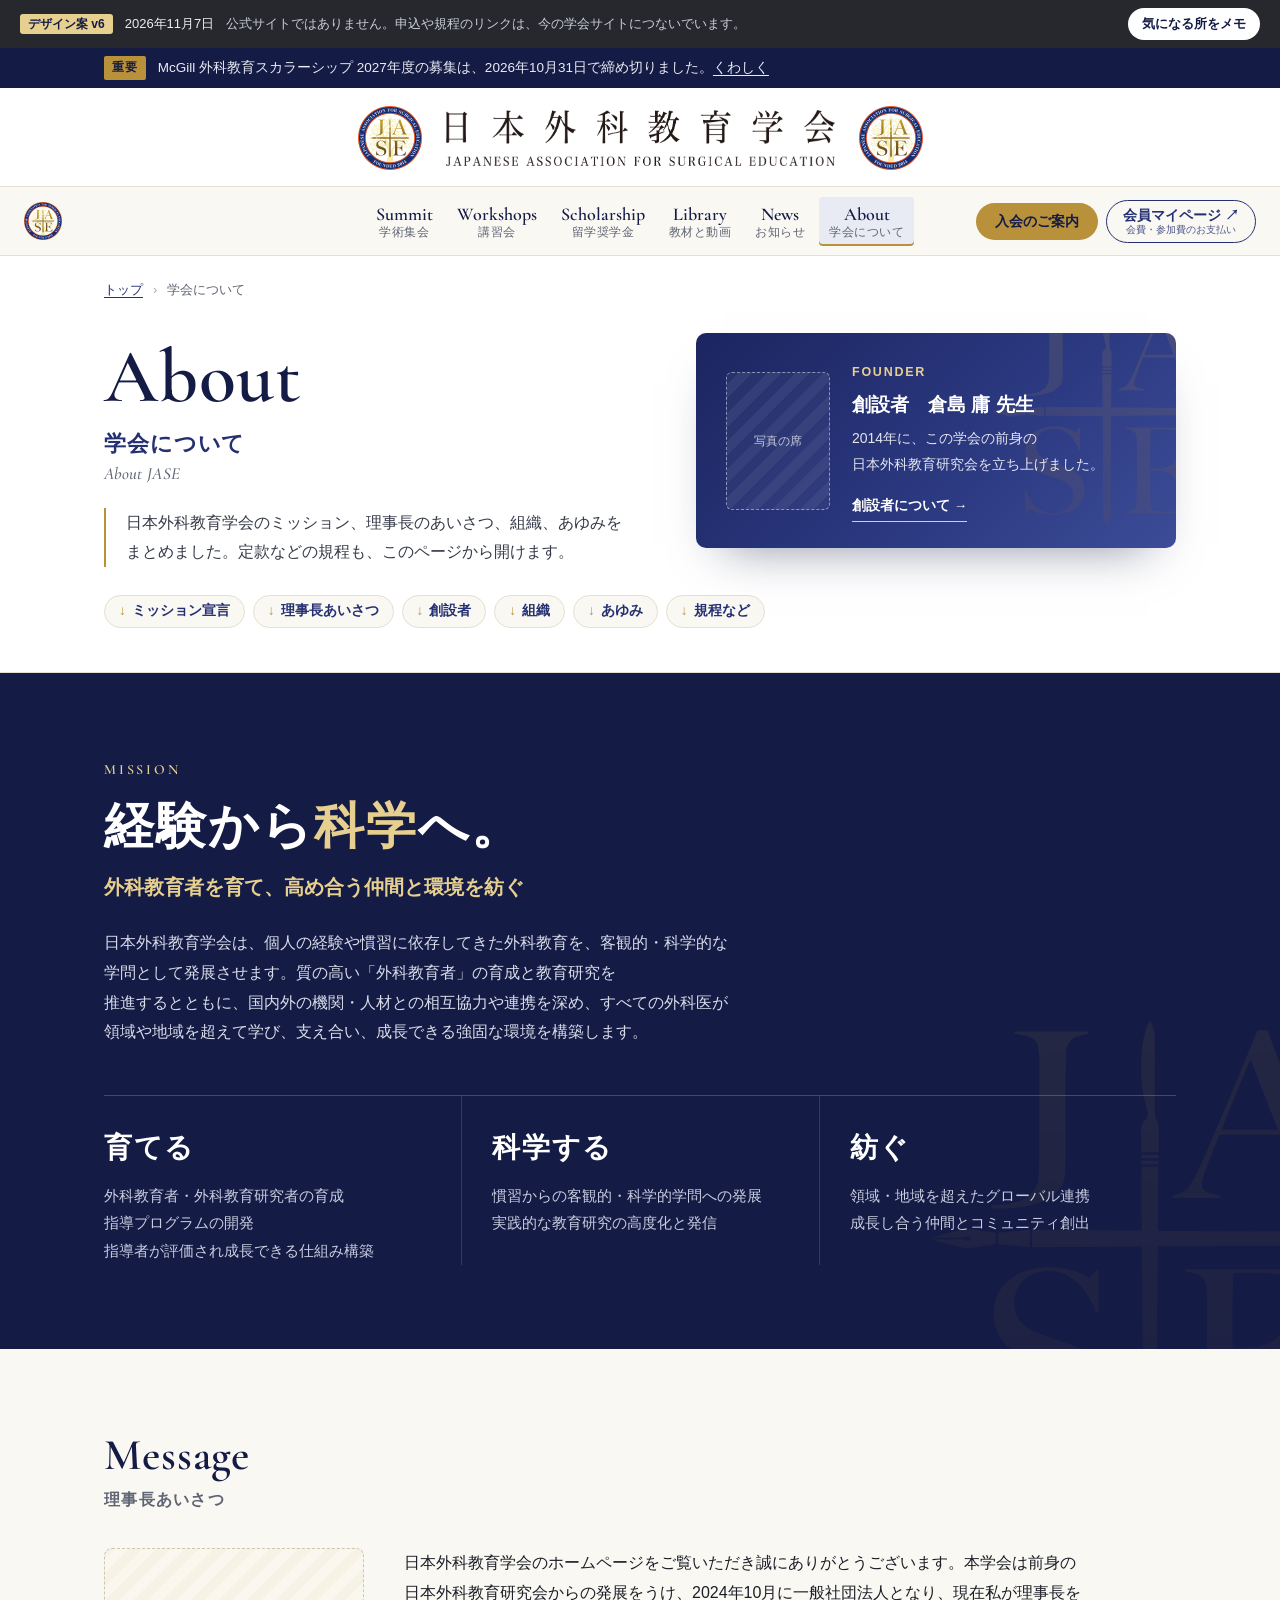
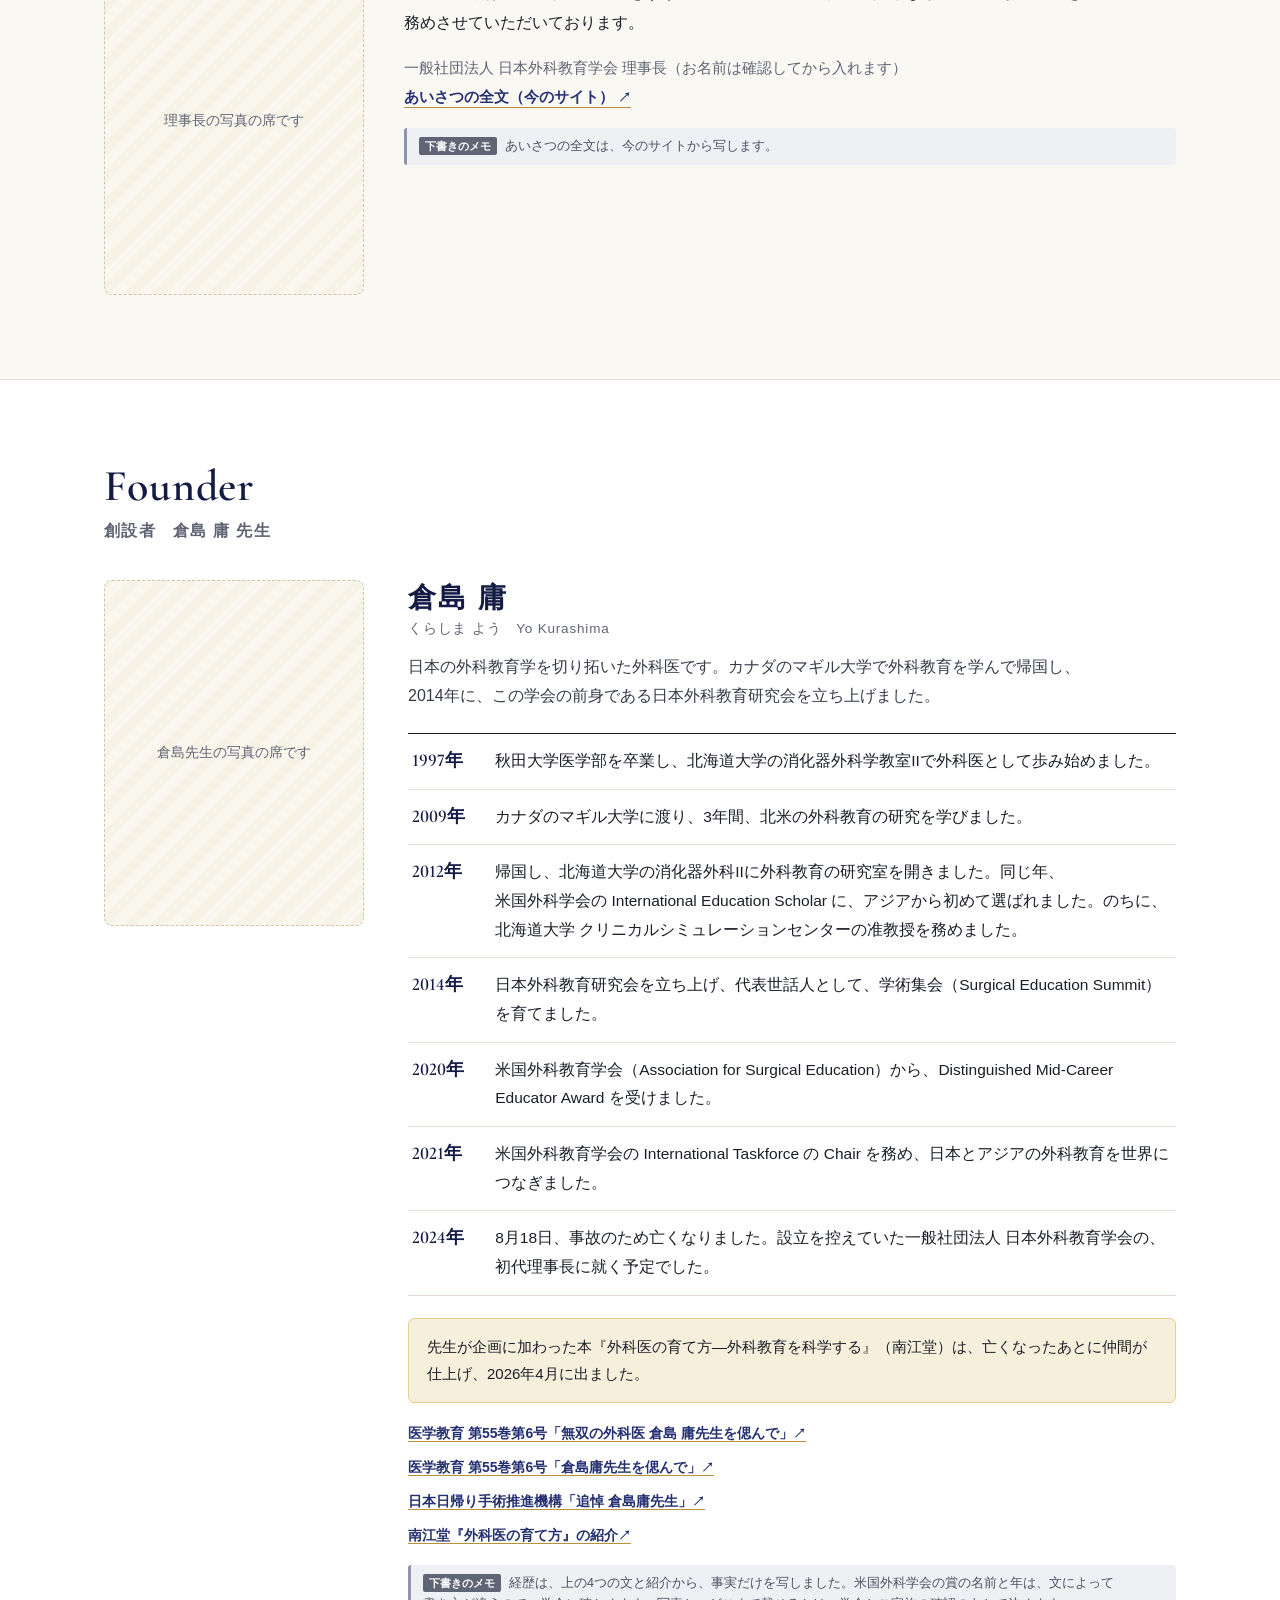
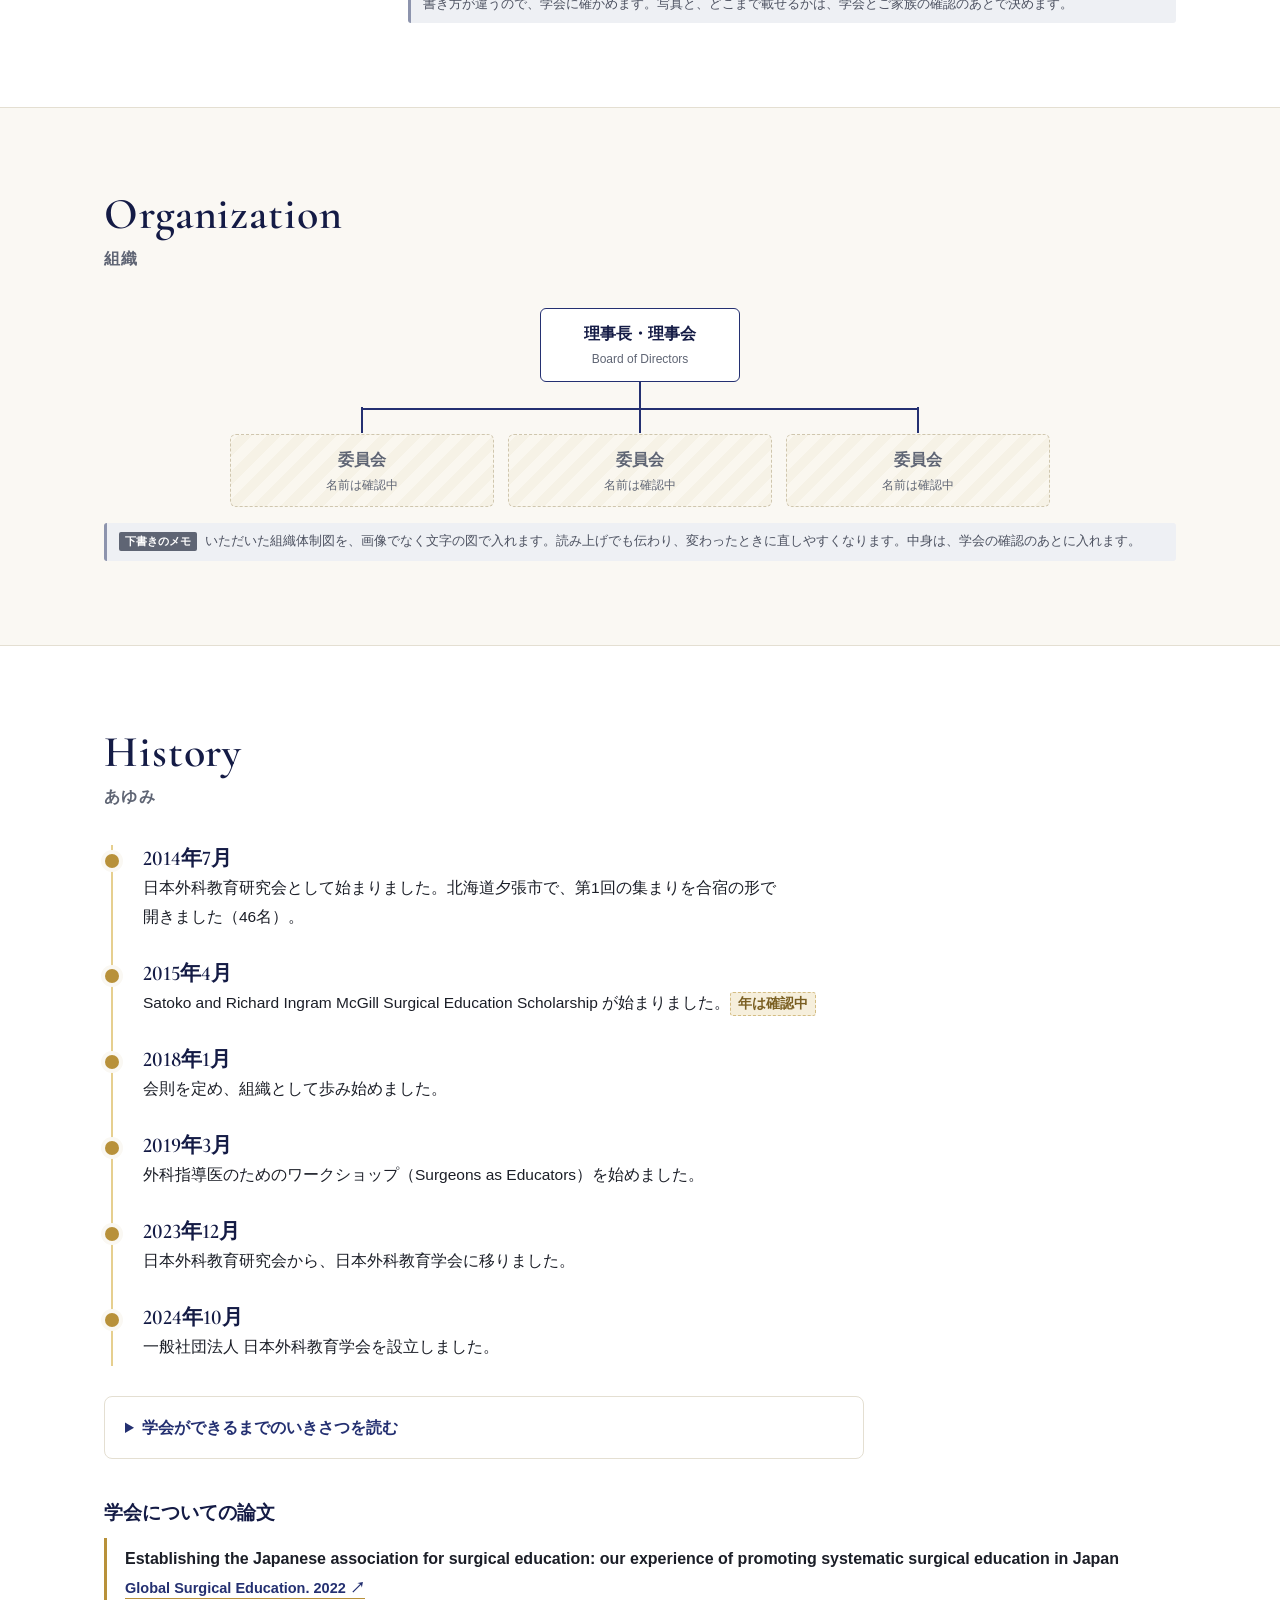
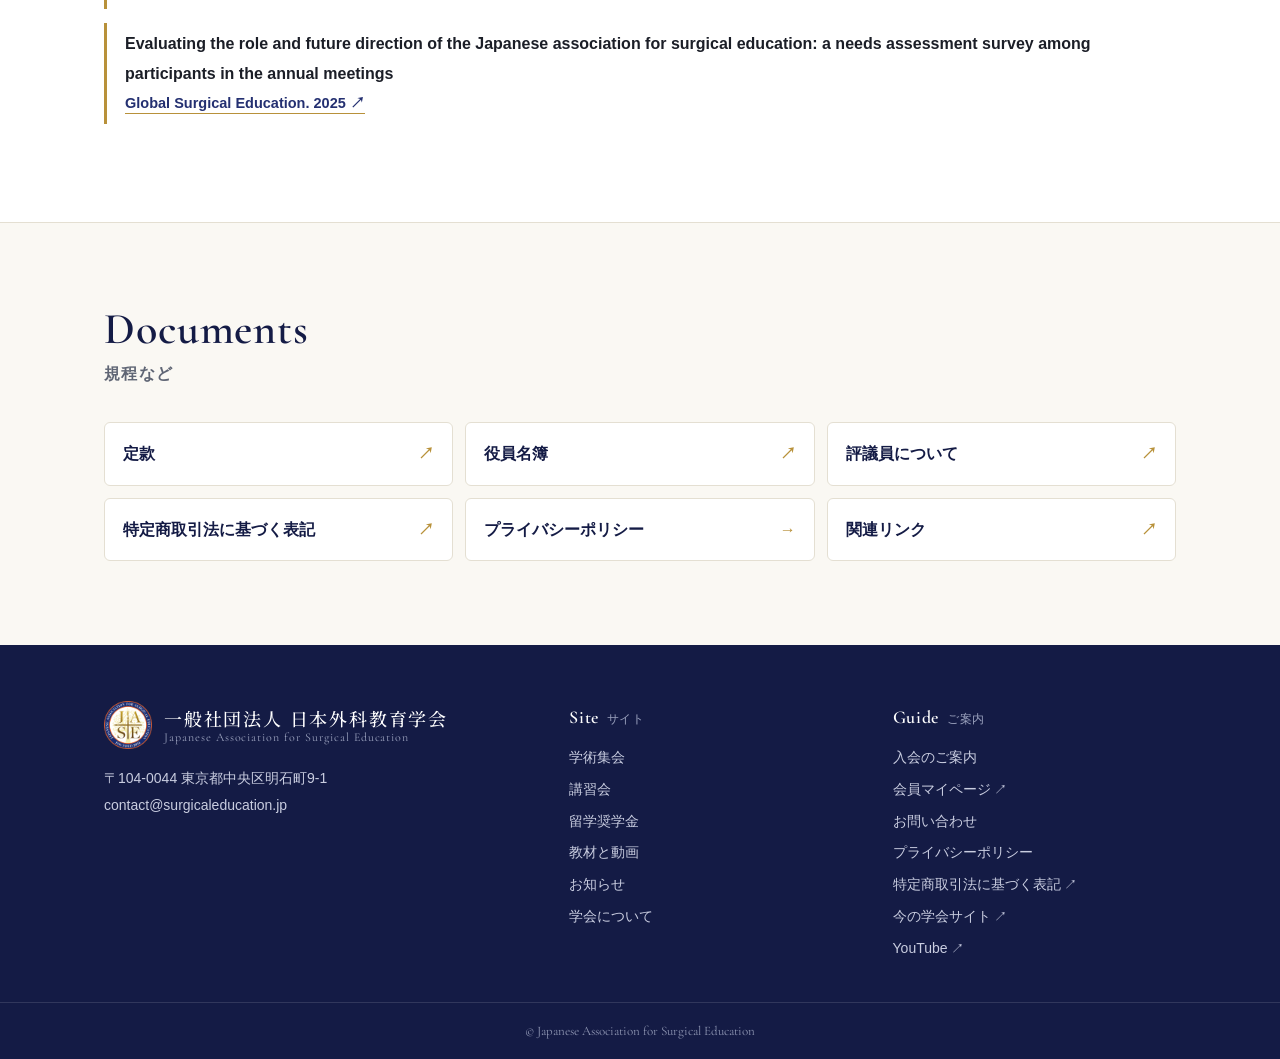
<file: about.html>
<!doctype html>
<html lang="ja">
<head>
<meta charset="utf-8">
<meta name="viewport" content="width=device-width,initial-scale=1">
<title>【デザイン案】学会について｜日本外科教育学会</title>
<meta name="robots" content="noindex,nofollow">
<meta name="description" content="日本外科教育学会のミッション宣言、理事長あいさつ、組織、あゆみ、定款などの規程をまとめたページです。">
<link rel="preconnect" href="https://fonts.googleapis.com">
<link rel="preconnect" href="https://fonts.gstatic.com" crossorigin>
<link href="https://fonts.googleapis.com/css2?family=Cormorant+Garamond:ital,wght@0,500;0,600;1,500&display=swap" rel="stylesheet">
<!-- ロゴの帯の和文（明朝・仮置き）。使う字だけを読みこむ -->
<link href="https://fonts.googleapis.com/css2?family=Noto+Serif+JP:wght@500&text=%E4%B8%80%E8%88%AC%E7%A4%BE%E5%9B%A3%E6%B3%95%E4%BA%BA%E6%97%A5%E6%9C%AC%E5%A4%96%E7%A7%91%E6%95%99%E8%82%B2%E5%AD%A6%E4%BC%9A&display=swap" rel="stylesheet">
<link rel="stylesheet" href="style.css">
<link rel="stylesheet" href="draft-tools/memo.css">
</head>
<body data-page="学会について">

<!-- 帯・お知らせの帯・ヘッダー・フッターは index.html から tools/parts.py で写す。ここでは直さない -->
<!-- part:bar -->
<!-- 下書きの帯：公開する本番では、この帯と draft-tools/ と robots の行を外す -->
<div class="dm-bar dm-ui" data-version="v6" data-date="2026-11-07">
<p><b>デザイン案 v6</b><span class="dm-date">2026年11月7日</span><span class="dm-warn">公式サイトではありません。申込や規程のリンクは、今の学会サイトにつないでいます。</span></p>
<button type="button" class="dm-toggle" aria-pressed="false">気になる所をメモ<span class="dm-count"></span></button>
</div>
<!-- /part:bar -->
<!-- part:notice -->
<div class="notice" data-sec="重要なお知らせの帯" role="region" aria-label="重要なお知らせ">
<div class="wrap"><b>重要</b><span>McGill 外科教育スカラーシップ 2027年度の募集は、2026年10月31日で締め切りました。<a href="scholarship.html">くわしく</a></span></div>
</div>
<!-- /part:notice -->
<!-- part:header -->
<!-- ロゴの帯：両側に紋章（白い方のB）、間に学会名。どちらも2026年11月7日に届いた正式なロゴ（JASE_logo3_B）から切り出した画像 -->
<div class="banner" data-sec="ロゴの帯">
<div class="wrap">
<a class="lockup" href="index.html" aria-label="日本外科教育学会 トップへ">
<img src="img/jase_seal.png" alt="日本外科教育学会の紋章">
<img class="wordmark" src="img/jase_wordmark.png" alt="" width="389" height="56">
<img src="img/jase_seal.png" alt="">
</a>
</div>
</div>
<header class="hd" data-sec="メニュー">
<div class="wrap">
<a class="mini" href="index.html" aria-label="日本外科教育学会 トップへ" tabindex="-1"><img src="img/jase_seal.png" alt=""></a>
<nav class="gnav" aria-label="メインメニュー">
<a href="summit.html"><b>Summit</b><span>学術集会</span></a>
<a href="workshops.html"><b>Workshops</b><span>講習会</span></a>
<a href="scholarship.html"><b>Scholarship</b><span>留学奨学金</span></a>
<a href="library.html"><b>Library</b><span>教材と動画</span></a>
<a href="news.html"><b>News</b><span>お知らせ</span></a>
<a href="about.html" aria-current="page"><b>About</b><span>学会について</span></a>
<a class="sp-only ext" href="https://surgicaleducation.smoosy.atlas.jp/mypage/login" target="_blank" rel="noopener">会員マイページ</a>
</nav>
<div class="acts">
<a class="btn join" href="join.html">入会のご案内</a>
<a class="btn my" href="https://surgicaleducation.smoosy.atlas.jp/mypage/login" target="_blank" rel="noopener"><span>会員マイページ ↗</span><small>会費・参加費のお支払い</small></a>
<button class="menu-btn" aria-label="メニューを開く" aria-expanded="false"><i></i></button>
</div>
</div>
</header>
<!-- /part:header -->

<main>
<section class="ph" data-sec="ページの見出し">
<div class="wrap">
<nav class="crumb" aria-label="現在地"><a href="index.html">トップ</a><i>›</i><span>学会について</span></nav>
<div class="ph-body has-side">
<div class="ph-main">
<p class="ph-en">About</p>
<h1>学会について<small>About JASE</small></h1>
<p class="ph-lead phrase">日本外科教育学会のミッション、理事長のあいさつ、組織、あゆみをまとめました。定款などの規程も、このページから開けます。</p>
</div>
<aside class="ph-side ph-card founder-card" aria-label="学会の創設者">
<div class="f-face" aria-hidden="true">写真の席</div>
<div>
<p class="kind">FOUNDER</p>
<p class="ja">創設者　倉島 庸 先生</p>
<p class="meta">2014年に、この学会の前身の日本外科教育研究会を立ち上げました。</p>
<a class="go" href="#founder">創設者について</a>
</div>
</aside>
</div>
<nav class="toc" aria-label="このページの中"><a href="#mission">ミッション宣言</a><a href="#greeting">理事長あいさつ</a><a href="#founder">創設者</a><a href="#org">組織</a><a href="#history">あゆみ</a><a href="#rules">規程など</a></nav>
</div>
</section>

<section class="sec mission" id="mission" data-sec="ミッション宣言">
<div class="wrap">
<p class="kicker">MISSION</p>
<h2 class="phrase">経験から<span class="em">科学</span>へ。</h2>
<p class="tag phrase">外科教育者を育て、高め合う仲間と環境を紡ぐ</p>
<p class="lead">日本外科教育学会は、個人の経験や慣習に依存してきた外科教育を、客観的・科学的な学問として発展させます。質の高い「外科教育者」の育成と教育研究を推進するとともに、国内外の機関・人材との相互協力や連携を深め、すべての外科医が領域や地域を超えて学び、支え合い、成長できる強固な環境を構築します。</p>
<div class="m-grid">
<div><b>育てる</b><p>外科教育者・外科教育研究者の育成<br>指導プログラムの開発<br>指導者が評価され成長できる仕組み構築</p></div>
<div><b>科学する</b><p>慣習からの客観的・科学的学問への発展<br>実践的な教育研究の高度化と発信</p></div>
<div><b>紡ぐ</b><p>領域・地域を超えたグローバル連携<br>成長し合う仲間とコミュニティ創出</p></div>
</div>
</div>
</section>

<section class="sec" id="greeting" data-sec="理事長あいさつ">
<div class="wrap">
<div class="sec-hd"><div><span class="en">Message</span><h2>理事長あいさつ</h2></div></div>
<div class="greet">
<div class="fill">理事長の写真の席です</div>
<div>
<p>日本外科教育学会のホームページをご覧いただき誠にありがとうございます。本学会は前身の日本外科教育研究会からの発展をうけ、2024年10月に一般社団法人となり、現在私が理事長を務めさせていただいております。</p>
<p class="nm">一般社団法人 日本外科教育学会 理事長（お名前は確認してから入れます）</p>
<p><a class="more-link ext" href="https://surgicaleducation.jp/greeting.html" target="_blank" rel="noopener">あいさつの全文（今のサイト） </a></p>
<p class="dm-note dm-ui">あいさつの全文は、今のサイトから写します。</p>
</div>
</div>
</div>
</section>

<section class="sec white" id="founder" data-sec="創設者">
<div class="wrap">
<div class="sec-hd"><div><span class="en">Founder</span><h2>創設者　倉島 庸 先生</h2></div></div>
<div class="founder">
<div class="fill">倉島先生の写真の席です</div>
<div>
<p class="f-name">倉島 庸<small>くらしま よう　Yo Kurashima</small></p>
<p class="f-lead phrase">日本の外科教育学を切り拓いた外科医です。カナダのマギル大学で外科教育を学んで帰国し、2014年に、この学会の前身である日本外科教育研究会を立ち上げました。</p>
<dl class="facts f-facts">
<dt>1997年</dt><dd>秋田大学医学部を卒業し、北海道大学の消化器外科学教室IIで外科医として歩み始めました。</dd>
<dt>2009年</dt><dd>カナダのマギル大学に渡り、3年間、北米の外科教育の研究を学びました。</dd>
<dt>2012年</dt><dd>帰国し、北海道大学の消化器外科IIに外科教育の研究室を開きました。同じ年、米国外科学会の International Education Scholar に、アジアから初めて選ばれました。のちに、北海道大学 クリニカルシミュレーションセンターの准教授を務めました。</dd>
<dt>2014年</dt><dd>日本外科教育研究会を立ち上げ、代表世話人として、学術集会（Surgical Education Summit）を育てました。</dd>
<dt>2020年</dt><dd>米国外科教育学会（Association for Surgical Education）から、Distinguished Mid-Career Educator Award を受けました。</dd>
<dt>2021年</dt><dd>米国外科教育学会の International Taskforce の Chair を務め、日本とアジアの外科教育を世界につなぎました。</dd>
<dt>2024年</dt><dd>8月18日、事故のため亡くなりました。設立を控えていた一般社団法人 日本外科教育学会の、初代理事長に就く予定でした。</dd>
</dl>
<p class="f-book phrase">先生が企画に加わった本<span class="nw">『外科医の育て方―外科教育を科学する』</span>（南江堂）は、亡くなったあとに仲間が仕上げ、<span class="nw">2026年4月</span>に出ました。</p>
<ul class="f-links">
<li><a class="ext" href="https://www.jstage.jst.go.jp/article/mededjapan/55/6/55_500/_pdf/-char/en" target="_blank" rel="noopener">医学教育 第55巻第6号「無双の外科医 倉島 庸先生を偲んで」</a></li>
<li><a class="ext" href="https://www.jstage.jst.go.jp/article/mededjapan/55/6/55_503/_pdf/-char/en" target="_blank" rel="noopener">医学教育 第55巻第6号「倉島庸先生を偲んで」</a></li>
<li><a class="ext" href="https://j-aso.org/posts_detail/-begUF_M" target="_blank" rel="noopener">日本日帰り手術推進機構「追悼 倉島庸先生」</a></li>
<li><a class="ext" href="https://www.nankodo.co.jp/g/g9784524207350/" target="_blank" rel="noopener">南江堂『外科医の育て方』の紹介</a></li>
</ul>
<p class="dm-note dm-ui">経歴は、上の4つの文と紹介から、事実だけを写しました。米国外科学会の賞の名前と年は、文によって書き方が違うので、学会に確かめます。写真と、どこまで載せるかは、学会とご家族の確認のあとで決めます。</p>
</div>
</div>
</div>
</section>

<section class="sec" id="org" data-sec="組織">
<div class="wrap">
<div class="sec-hd"><div><span class="en">Organization</span><h2>組織</h2></div></div>
<div class="org" aria-label="組織体制図の席">
<div class="box">理事長・理事会<small>Board of Directors</small></div>
<div class="ln"></div>
<div class="row" style="--n:3">
<div class="box">委員会<small>名前は確認中</small></div>
<div class="box">委員会<small>名前は確認中</small></div>
<div class="box">委員会<small>名前は確認中</small></div>
</div>
</div>
<p class="dm-note dm-ui">いただいた組織体制図を、画像でなく文字の図で入れます。読み上げでも伝わり、変わったときに直しやすくなります。中身は、学会の確認のあとに入れます。</p>
</div>
</section>

<section class="sec white" id="history" data-sec="あゆみ">
<div class="wrap">
<div class="sec-hd"><div><span class="en">History</span><h2>あゆみ</h2></div></div>
<ol class="timeline">
<li><time>2014年7月</time><p>日本外科教育研究会として始まりました。北海道夕張市で、第1回の集まりを合宿の形で開きました（46名）。</p></li>
<li><time>2015年4月</time><p>Satoko and Richard Ingram McGill Surgical Education Scholarship が始まりました。<span class="tbd">年は確認中</span></p></li>
<li><time>2018年1月</time><p>会則を定め、組織として歩み始めました。</p></li>
<li><time>2019年3月</time><p>外科指導医のためのワークショップ<span class="nw">（Surgeons as Educators）を始めました。</span></p></li>
<li><time>2023年12月</time><p>日本外科教育研究会から、日本外科教育学会に移りました。</p></li>
<li><time>2024年10月</time><p>一般社団法人 日本外科教育学会を設立しました。</p></li>
</ol>
<details class="story">
<summary>学会ができるまでのいきさつを読む</summary>
<div class="in">
<p>日本では長いあいだ、外科医の教育は医学教育全体の一部としてあつかわれ、外科教育を専門にする学術団体はありませんでした。</p>
<p>北米の Association for Surgical Education（ASE）のような専門の組織を参考に、外科教育の質を高め、外科医を育てることを目的として、2014年に日本外科教育研究会が生まれました。その後、2016年度の卒後外科研修の実態調査では、手術室の外で定期的に教育を受けていた外科専攻医は13％でした。</p>
<p><a class="more-link ext" href="https://surgicaleducation.jp/meaning.html" target="_blank" rel="noopener">学会設立について（今のサイト） </a></p>
<p class="dm-note dm-ui">いきさつの全文は、今のサイトの「学会設立について」から写します。前には出さず、開いた人だけが読めるようにしています。</p>
</div>
</details>
<p class="h3" style="margin-top:40px">学会についての論文</p>
<ul class="papers">
<li><b>Establishing the Japanese association for surgical education: our experience of promoting systematic surgical education in Japan</b><a class="more-link" href="https://rdcu.be/cLdTE" target="_blank" rel="noopener">Global Surgical Education. 2022 ↗</a></li>
<li><b>Evaluating the role and future direction of the Japanese association for surgical education: a needs assessment survey among participants in the annual meetings</b><a class="more-link" href="https://link.springer.com/article/10.1007/s44186-025-00347-9" target="_blank" rel="noopener">Global Surgical Education. 2025 ↗</a></li>
</ul>
</div>
</section>

<section class="sec" id="rules" data-sec="規程など">
<div class="wrap">
<div class="sec-hd"><div><span class="en">Documents</span><h2>規程など</h2></div></div>
<div class="doclinks">
<a href="https://surgicaleducation.jp/teikan.html" target="_blank" rel="noopener">定款</a>
<a href="https://surgicaleducation.jp/yakuin.html" target="_blank" rel="noopener">役員名簿</a>
<a href="https://surgicaleducation.jp/hyogiin.html" target="_blank" rel="noopener">評議員について</a>
<a href="https://surgicaleducation.jp/commerce.html" target="_blank" rel="noopener">特定商取引法に基づく表記</a>
<a href="#" data-todo="page">プライバシーポリシー</a>
<a href="https://surgicaleducation.jp/link.html" target="_blank" rel="noopener">関連リンク</a>
</div>
</div>
</section>
</main>

<!-- part:footer -->
<footer class="ft" data-sec="フッター">
<div class="wrap">
<div>
<a class="brand" href="index.html"><img src="img/jase_seal.png" alt=""><div><b>一般社団法人 日本外科教育学会</b><span>Japanese Association for Surgical Education</span></div></a>
<address>〒104-0044 東京都中央区明石町9-1<br>contact@surgicaleducation.jp</address>
</div>
<div><h3>Site<small>サイト</small></h3><ul><li><a href="summit.html">学術集会</a></li><li><a href="workshops.html">講習会</a></li><li><a href="scholarship.html">留学奨学金</a></li><li><a href="library.html">教材と動画</a></li><li><a href="news.html">お知らせ</a></li><li><a href="about.html">学会について</a></li></ul></div>
<div><h3>Guide<small>ご案内</small></h3><ul><li><a href="join.html">入会のご案内</a></li><li><a class="ext" href="https://surgicaleducation.smoosy.atlas.jp/mypage/login" target="_blank" rel="noopener">会員マイページ </a></li><li><a href="contact.html">お問い合わせ</a></li><li><a href="#" data-todo="page">プライバシーポリシー</a></li><li><a class="ext" href="https://surgicaleducation.jp/commerce.html" target="_blank" rel="noopener">特定商取引法に基づく表記 </a></li><li><a class="ext" href="https://surgicaleducation.jp/index.html" target="_blank" rel="noopener">今の学会サイト </a></li><li><a class="ext" href="https://www.youtube.com/@JASESocial" target="_blank" rel="noopener">YouTube </a></li></ul></div>
</div>
<p class="copy">© Japanese Association for Surgical Education</p>
</footer>
<!-- /part:footer -->

<script src="site.js"></script>
<script src="draft-tools/memo.js"></script>
</body>
</html>
</file>
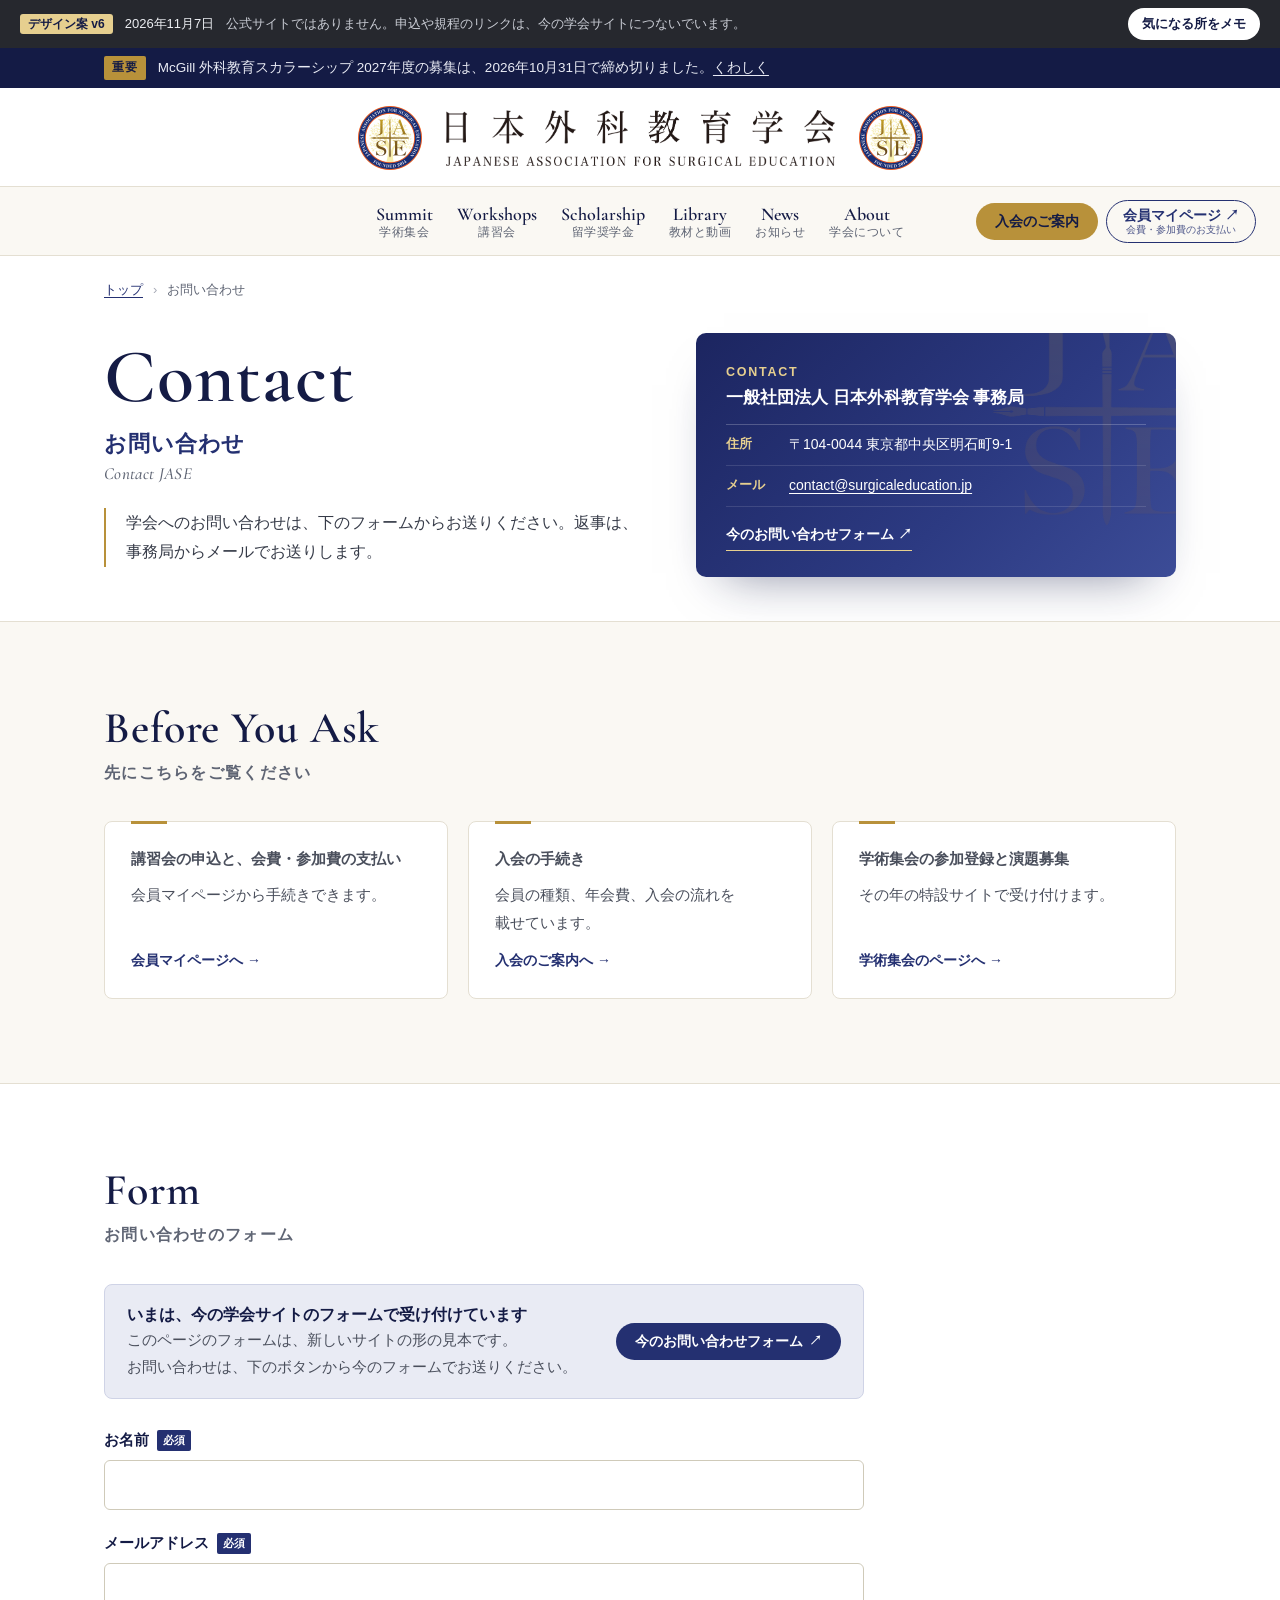
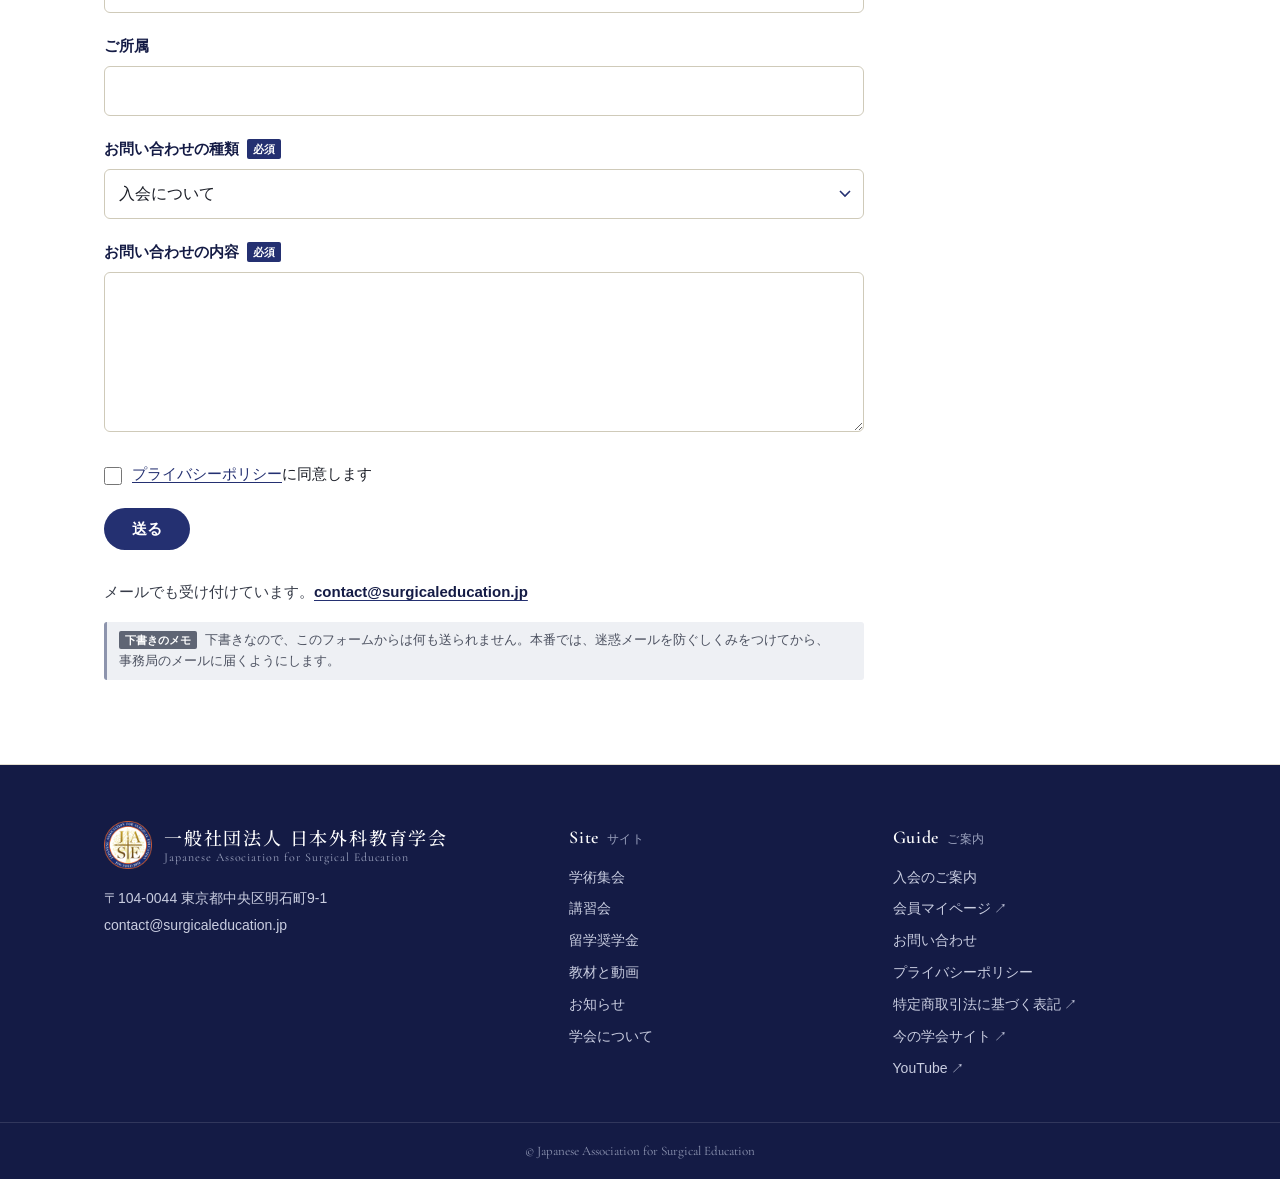
<file: contact.html>
<!doctype html>
<html lang="ja">
<head>
<meta charset="utf-8">
<meta name="viewport" content="width=device-width,initial-scale=1">
<title>【デザイン案】お問い合わせ｜日本外科教育学会</title>
<meta name="robots" content="noindex,nofollow">
<meta name="description" content="日本外科教育学会へのお問い合わせのページです。">
<link rel="preconnect" href="https://fonts.googleapis.com">
<link rel="preconnect" href="https://fonts.gstatic.com" crossorigin>
<link href="https://fonts.googleapis.com/css2?family=Cormorant+Garamond:ital,wght@0,500;0,600;1,500&display=swap" rel="stylesheet">
<!-- ロゴの帯の和文（明朝・仮置き）。使う字だけを読みこむ -->
<link href="https://fonts.googleapis.com/css2?family=Noto+Serif+JP:wght@500&text=%E4%B8%80%E8%88%AC%E7%A4%BE%E5%9B%A3%E6%B3%95%E4%BA%BA%E6%97%A5%E6%9C%AC%E5%A4%96%E7%A7%91%E6%95%99%E8%82%B2%E5%AD%A6%E4%BC%9A&display=swap" rel="stylesheet">
<link rel="stylesheet" href="style.css">
<link rel="stylesheet" href="draft-tools/memo.css">
</head>
<body data-page="お問い合わせ">

<!-- 帯・お知らせの帯・ヘッダー・フッターは index.html から tools/parts.py で写す。ここでは直さない -->
<!-- part:bar -->
<!-- 下書きの帯：公開する本番では、この帯と draft-tools/ と robots の行を外す -->
<div class="dm-bar dm-ui" data-version="v6" data-date="2026-11-07">
<p><b>デザイン案 v6</b><span class="dm-date">2026年11月7日</span><span class="dm-warn">公式サイトではありません。申込や規程のリンクは、今の学会サイトにつないでいます。</span></p>
<button type="button" class="dm-toggle" aria-pressed="false">気になる所をメモ<span class="dm-count"></span></button>
</div>
<!-- /part:bar -->
<!-- part:notice -->
<div class="notice" data-sec="重要なお知らせの帯" role="region" aria-label="重要なお知らせ">
<div class="wrap"><b>重要</b><span>McGill 外科教育スカラーシップ 2027年度の募集は、2026年10月31日で締め切りました。<a href="scholarship.html">くわしく</a></span></div>
</div>
<!-- /part:notice -->
<!-- part:header -->
<!-- ロゴの帯：両側に紋章（白い方のB）、間に学会名。どちらも2026年11月7日に届いた正式なロゴ（JASE_logo3_B）から切り出した画像 -->
<div class="banner" data-sec="ロゴの帯">
<div class="wrap">
<a class="lockup" href="index.html" aria-label="日本外科教育学会 トップへ">
<img src="img/jase_seal.png" alt="日本外科教育学会の紋章">
<img class="wordmark" src="img/jase_wordmark.png" alt="" width="389" height="56">
<img src="img/jase_seal.png" alt="">
</a>
</div>
</div>
<header class="hd" data-sec="メニュー">
<div class="wrap">
<a class="mini" href="index.html" aria-label="日本外科教育学会 トップへ" tabindex="-1"><img src="img/jase_seal.png" alt=""></a>
<nav class="gnav" aria-label="メインメニュー">
<a href="summit.html"><b>Summit</b><span>学術集会</span></a>
<a href="workshops.html"><b>Workshops</b><span>講習会</span></a>
<a href="scholarship.html"><b>Scholarship</b><span>留学奨学金</span></a>
<a href="library.html"><b>Library</b><span>教材と動画</span></a>
<a href="news.html"><b>News</b><span>お知らせ</span></a>
<a href="about.html"><b>About</b><span>学会について</span></a>
<a class="sp-only ext" href="https://surgicaleducation.smoosy.atlas.jp/mypage/login" target="_blank" rel="noopener">会員マイページ</a>
</nav>
<div class="acts">
<a class="btn join" href="join.html">入会のご案内</a>
<a class="btn my" href="https://surgicaleducation.smoosy.atlas.jp/mypage/login" target="_blank" rel="noopener"><span>会員マイページ ↗</span><small>会費・参加費のお支払い</small></a>
<button class="menu-btn" aria-label="メニューを開く" aria-expanded="false"><i></i></button>
</div>
</div>
</header>
<!-- /part:header -->

<main>
<section class="ph" data-sec="ページの見出し">
<div class="wrap">
<nav class="crumb" aria-label="現在地"><a href="index.html">トップ</a><i>›</i><span>お問い合わせ</span></nav>
<div class="ph-body has-side">
<div class="ph-main">
<p class="ph-en">Contact</p>
<h1>お問い合わせ<small>Contact JASE</small></h1>
<p class="ph-lead phrase">学会へのお問い合わせは、下のフォームからお送りください。返事は、事務局からメールでお送りします。</p>
</div>
<aside class="ph-side ph-card" aria-label="学会の連絡先">
<p class="kind">CONTACT</p>
<p class="ja">一般社団法人 日本外科教育学会 事務局</p>
<dl><dt>住所</dt><dd>〒104-0044 東京都中央区明石町9-1</dd><dt>メール</dt><dd><a href="mailto:contact@surgicaleducation.jp">contact@surgicaleducation.jp</a></dd></dl>
<a class="go" href="https://surgicaleducation.jp/form.php" target="_blank" rel="noopener">今のお問い合わせフォーム</a>
</aside>
</div>
</div>
</section>

<section class="sec" id="first" data-sec="先に見てほしいところ">
<div class="wrap">
<div class="sec-hd"><div><span class="en">Before You Ask</span><h2>先にこちらをご覧ください</h2></div></div>
<div class="cards3">
<a class="card" href="https://surgicaleducation.smoosy.atlas.jp/mypage/login" target="_blank" rel="noopener"><p class="h3">講習会の申込と、会費・参加費の支払い</p><p>会員マイページから手続きできます。</p><span class="go">会員マイページへ</span></a>
<a class="card" href="join.html"><p class="h3">入会の手続き</p><p>会員の種類、年会費、入会の流れを載せています。</p><span class="go">入会のご案内へ</span></a>
<a class="card" href="summit.html"><p class="h3">学術集会の参加登録と演題募集</p><p>その年の特設サイトで受け付けます。</p><span class="go">学術集会のページへ</span></a>
</div>
</div>
</section>

<section class="sec white" id="form" data-sec="お問い合わせのフォーム">
<div class="wrap">
<div class="sec-hd"><div><span class="en">Form</span><h2>お問い合わせのフォーム</h2></div></div>
<div class="now-form">
<div><b>いまは、今の学会サイトのフォームで<span class="nw">受け付けています</span></b><p>このページのフォームは、新しいサイトの形の見本です。<span class="nw">お問い合わせは、</span>下のボタンから今のフォームでお送りください。</p></div>
<a class="btn navy ext" href="https://surgicaleducation.jp/form.php" target="_blank" rel="noopener">今のお問い合わせフォーム</a>
</div>
<form class="form" data-todo="form" novalidate>
<div class="field"><label for="f-name">お名前<span class="req">必須</span></label><input id="f-name" name="name" autocomplete="name"></div>
<div class="field"><label for="f-mail">メールアドレス<span class="req">必須</span></label><input id="f-mail" name="email" type="email" autocomplete="email"></div>
<div class="field"><label for="f-org">ご所属</label><input id="f-org" name="org" autocomplete="organization"></div>
<div class="field"><label for="f-kind">お問い合わせの種類<span class="req">必須</span></label><select id="f-kind" name="kind"><option>入会について</option><option>会費・参加費の支払いについて</option><option>学術集会について</option><option>講習会について</option><option>留学奨学金について</option><option>そのほか</option></select></div>
<div class="field"><label for="f-body">お問い合わせの内容<span class="req">必須</span></label><textarea id="f-body" name="body"></textarea></div>
<label class="check"><input type="checkbox" name="agree"><span><a href="#" data-todo="page">プライバシーポリシー</a>に同意します</span></label>
<button class="btn navy" type="submit">送る</button>
</form>
<p class="mail">メールでも受け付けています。<a href="mailto:contact@surgicaleducation.jp"><b>contact@surgicaleducation.jp</b></a></p>
<p class="dm-note dm-ui">下書きなので、このフォームからは何も送られません。本番では、迷惑メールを防ぐしくみをつけてから、事務局のメールに届くようにします。</p>
</div>
</section>
</main>

<!-- part:footer -->
<footer class="ft" data-sec="フッター">
<div class="wrap">
<div>
<a class="brand" href="index.html"><img src="img/jase_seal.png" alt=""><div><b>一般社団法人 日本外科教育学会</b><span>Japanese Association for Surgical Education</span></div></a>
<address>〒104-0044 東京都中央区明石町9-1<br>contact@surgicaleducation.jp</address>
</div>
<div><h3>Site<small>サイト</small></h3><ul><li><a href="summit.html">学術集会</a></li><li><a href="workshops.html">講習会</a></li><li><a href="scholarship.html">留学奨学金</a></li><li><a href="library.html">教材と動画</a></li><li><a href="news.html">お知らせ</a></li><li><a href="about.html">学会について</a></li></ul></div>
<div><h3>Guide<small>ご案内</small></h3><ul><li><a href="join.html">入会のご案内</a></li><li><a class="ext" href="https://surgicaleducation.smoosy.atlas.jp/mypage/login" target="_blank" rel="noopener">会員マイページ </a></li><li><a href="contact.html">お問い合わせ</a></li><li><a href="#" data-todo="page">プライバシーポリシー</a></li><li><a class="ext" href="https://surgicaleducation.jp/commerce.html" target="_blank" rel="noopener">特定商取引法に基づく表記 </a></li><li><a class="ext" href="https://surgicaleducation.jp/index.html" target="_blank" rel="noopener">今の学会サイト </a></li><li><a class="ext" href="https://www.youtube.com/@JASESocial" target="_blank" rel="noopener">YouTube </a></li></ul></div>
</div>
<p class="copy">© Japanese Association for Surgical Education</p>
</footer>
<!-- /part:footer -->

<script src="site.js"></script>
<script src="draft-tools/memo.js"></script>
</body>
</html>
</file>
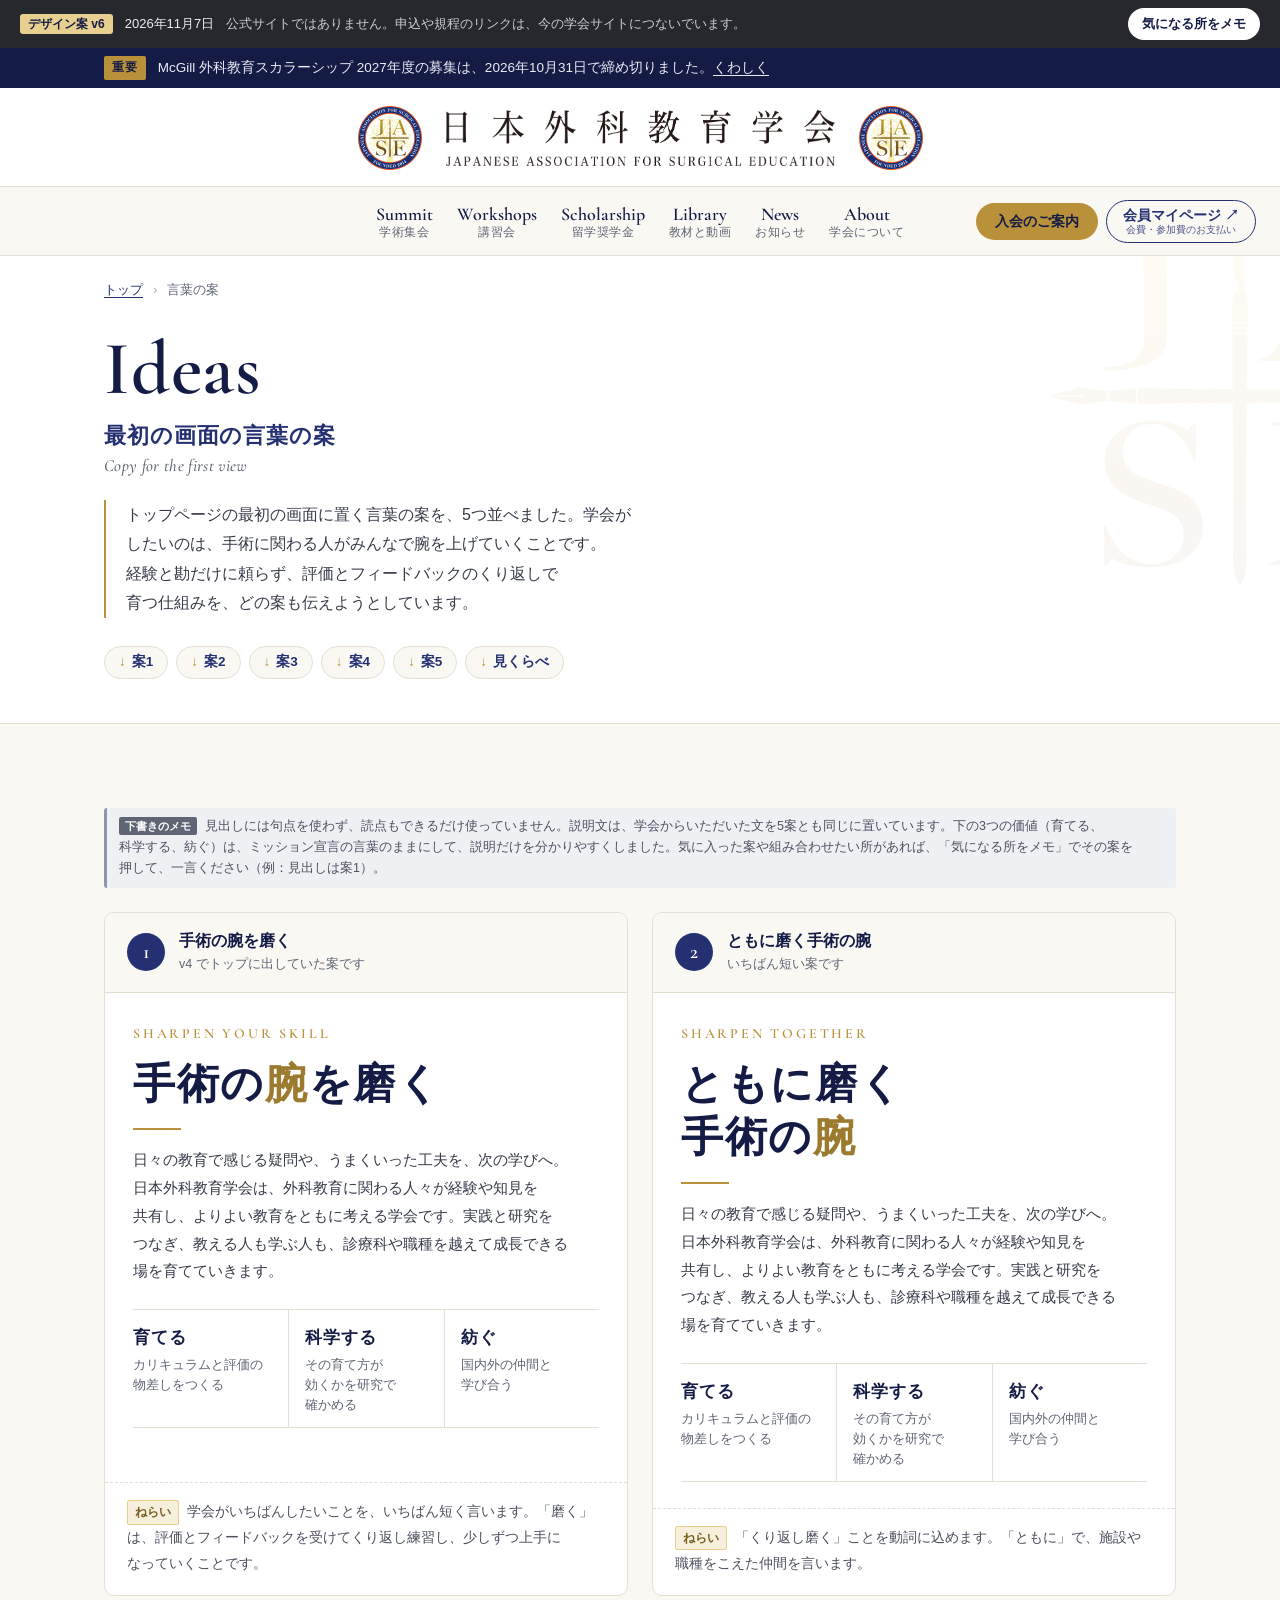
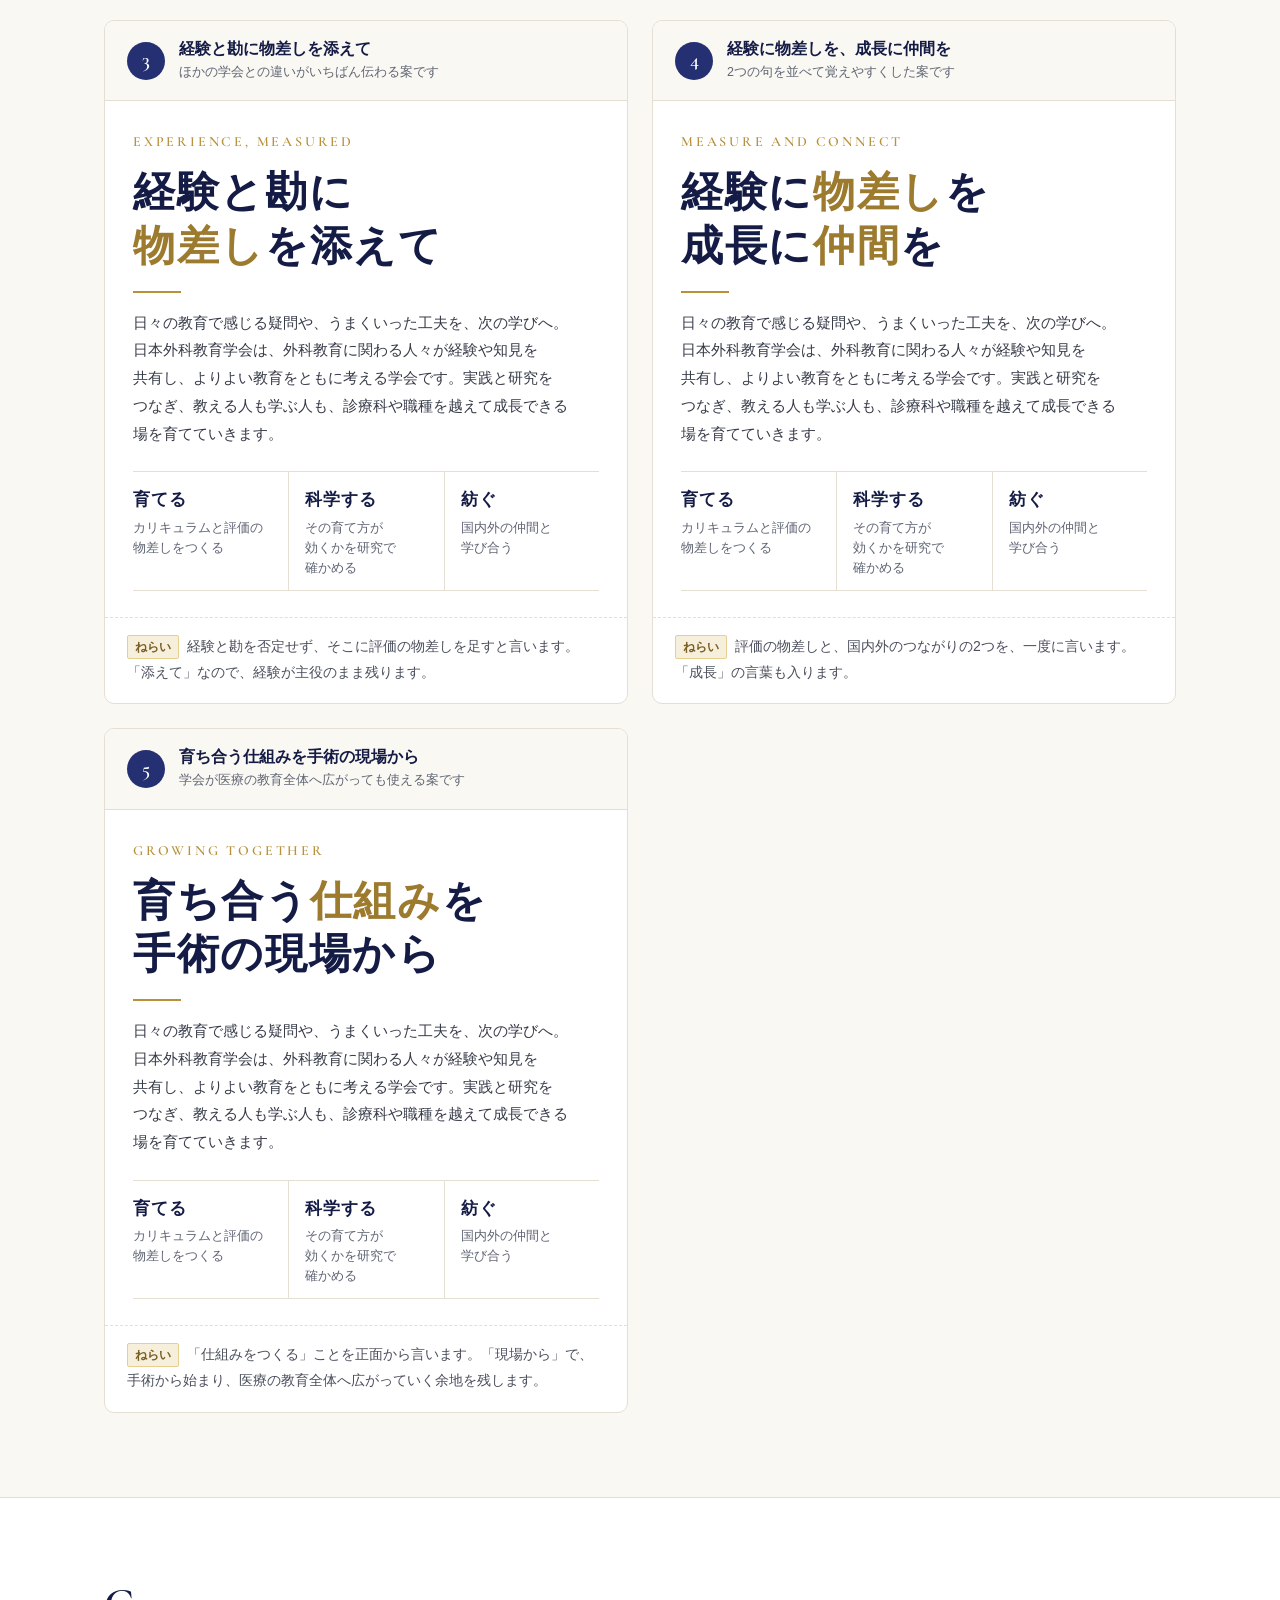
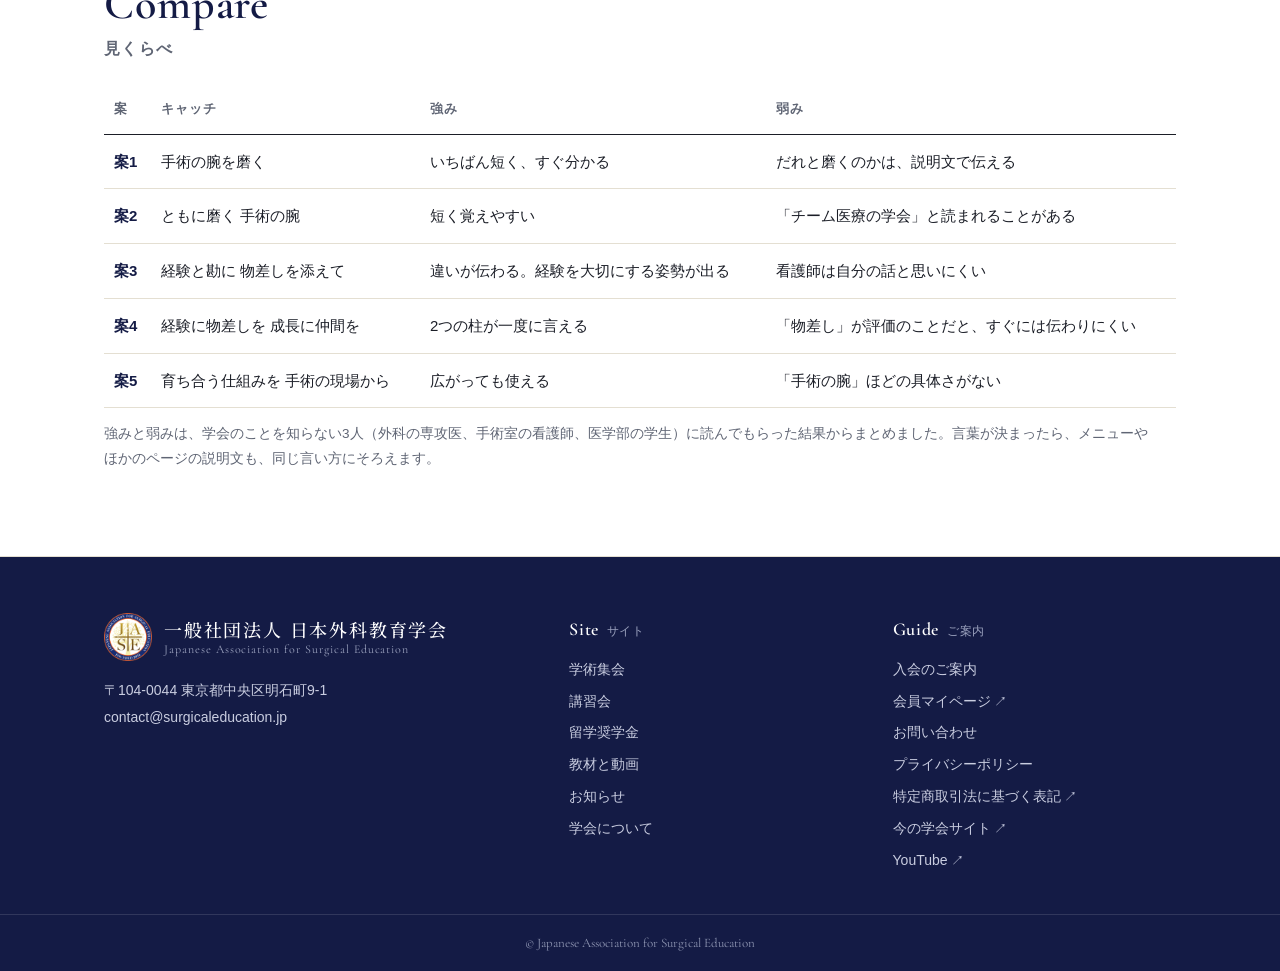
<file: copy-ideas.html>
<!doctype html>
<html lang="ja">
<head>
<meta charset="utf-8">
<meta name="viewport" content="width=device-width,initial-scale=1">
<title>【デザイン案】最初の画面の言葉の案｜日本外科教育学会</title>
<meta name="robots" content="noindex,nofollow">
<meta name="description" content="トップページの最初の画面に置く言葉の案を、5つ並べて比べるページです。下書きだけのページで、本番には入りません。">
<link rel="preconnect" href="https://fonts.googleapis.com">
<link rel="preconnect" href="https://fonts.gstatic.com" crossorigin>
<link href="https://fonts.googleapis.com/css2?family=Cormorant+Garamond:ital,wght@0,500;0,600;1,500&display=swap" rel="stylesheet">
<!-- ロゴの帯の和文（明朝・仮置き）。使う字だけを読みこむ -->
<link href="https://fonts.googleapis.com/css2?family=Noto+Serif+JP:wght@500&text=%E4%B8%80%E8%88%AC%E7%A4%BE%E5%9B%A3%E6%B3%95%E4%BA%BA%E6%97%A5%E6%9C%AC%E5%A4%96%E7%A7%91%E6%95%99%E8%82%B2%E5%AD%A6%E4%BC%9A&display=swap" rel="stylesheet">
<link rel="stylesheet" href="style.css">
<link rel="stylesheet" href="draft-tools/memo.css">
</head>
<body data-page="言葉の案">

<!-- 下書きだけのページ。本番では、選んだ案をトップに入れて、このページは外す -->
<!-- 帯・お知らせの帯・ヘッダー・フッターは index.html から tools/parts.py で写す。ここでは直さない -->
<!-- part:bar -->
<!-- 下書きの帯：公開する本番では、この帯と draft-tools/ と robots の行を外す -->
<div class="dm-bar dm-ui" data-version="v6" data-date="2026-11-07">
<p><b>デザイン案 v6</b><span class="dm-date">2026年11月7日</span><span class="dm-warn">公式サイトではありません。申込や規程のリンクは、今の学会サイトにつないでいます。</span></p>
<button type="button" class="dm-toggle" aria-pressed="false">気になる所をメモ<span class="dm-count"></span></button>
</div>
<!-- /part:bar -->
<!-- part:notice -->
<div class="notice" data-sec="重要なお知らせの帯" role="region" aria-label="重要なお知らせ">
<div class="wrap"><b>重要</b><span>McGill 外科教育スカラーシップ 2027年度の募集は、2026年10月31日で締め切りました。<a href="scholarship.html">くわしく</a></span></div>
</div>
<!-- /part:notice -->
<!-- part:header -->
<!-- ロゴの帯：両側に紋章（白い方のB）、間に学会名。どちらも2026年11月7日に届いた正式なロゴ（JASE_logo3_B）から切り出した画像 -->
<div class="banner" data-sec="ロゴの帯">
<div class="wrap">
<a class="lockup" href="index.html" aria-label="日本外科教育学会 トップへ">
<img src="img/jase_seal.png" alt="日本外科教育学会の紋章">
<img class="wordmark" src="img/jase_wordmark.png" alt="" width="389" height="56">
<img src="img/jase_seal.png" alt="">
</a>
</div>
</div>
<header class="hd" data-sec="メニュー">
<div class="wrap">
<a class="mini" href="index.html" aria-label="日本外科教育学会 トップへ" tabindex="-1"><img src="img/jase_seal.png" alt=""></a>
<nav class="gnav" aria-label="メインメニュー">
<a href="summit.html"><b>Summit</b><span>学術集会</span></a>
<a href="workshops.html"><b>Workshops</b><span>講習会</span></a>
<a href="scholarship.html"><b>Scholarship</b><span>留学奨学金</span></a>
<a href="library.html"><b>Library</b><span>教材と動画</span></a>
<a href="news.html"><b>News</b><span>お知らせ</span></a>
<a href="about.html"><b>About</b><span>学会について</span></a>
<a class="sp-only ext" href="https://surgicaleducation.smoosy.atlas.jp/mypage/login" target="_blank" rel="noopener">会員マイページ</a>
</nav>
<div class="acts">
<a class="btn join" href="join.html">入会のご案内</a>
<a class="btn my" href="https://surgicaleducation.smoosy.atlas.jp/mypage/login" target="_blank" rel="noopener"><span>会員マイページ ↗</span><small>会費・参加費のお支払い</small></a>
<button class="menu-btn" aria-label="メニューを開く" aria-expanded="false"><i></i></button>
</div>
</div>
</header>
<!-- /part:header -->

<main>
<section class="ph" data-sec="ページの見出し">
<div class="wrap">
<nav class="crumb" aria-label="現在地"><a href="index.html">トップ</a><i>›</i><span>言葉の案</span></nav>
<div class="ph-body">
<div class="ph-main">
<p class="ph-en">Ideas</p>
<h1>最初の画面の言葉の案<small>Copy for the first view</small></h1>
<p class="ph-lead phrase">トップページの最初の画面に置く言葉の案を、5つ並べました。学会がしたいのは、手術に関わる人がみんなで腕を上げていくことです。経験と勘だけに頼らず、評価とフィードバックのくり返しで育つ仕組みを、どの案も伝えようとしています。</p>
</div>
</div>
<nav class="toc" aria-label="このページの中"><a href="#idea-1">案1</a><a href="#idea-2">案2</a><a href="#idea-3">案3</a><a href="#idea-4">案4</a><a href="#idea-5">案5</a><a href="#compare">見くらべ</a></nav>
</div>
</section>

<section class="sec" id="list" data-sec="5つの案">
<div class="wrap">
<p class="dm-note dm-ui" style="margin:0 0 24px">見出しには句点を使わず、読点もできるだけ使っていません。説明文は、学会からいただいた文を5案とも同じに置いています。下の3つの価値（育てる、科学する、紡ぐ）は、ミッション宣言の言葉のままにして、説明だけを分かりやすくしました。気に入った案や組み合わせたい所があれば、「気になる所をメモ」でその案を押して、一言ください（例：見出しは案1）。</p>
<div class="ideas">
<article class="idea" id="idea-1" data-sec="案1　手術の腕を磨く">
<div class="idea-hd"><span class="idea-no">1</span><div><b>手術の腕を磨く</b><span>v4 でトップに出していた案です</span></div></div>
<div class="mock">
<p class="eyebrow">SHARPEN YOUR SKILL</p>
<p class="m-main">手術の<span class="em">腕</span>を磨く</p>
<div class="rule"></div>
<p class="lead">日々の教育で感じる疑問や、うまくいった工夫を、次の学びへ。日本外科教育学会は、外科教育に関わる人々が経験や知見を共有し、よりよい教育をともに考える学会です。実践と研究をつなぎ、教える人も学ぶ人も、診療科や職種を越えて成長できる場を育てていきます。</p>
<ul class="values" aria-label="3つの価値">
<li><b>育てる</b><span>カリキュラムと評価の物差しをつくる</span></li>
<li><b>科学する</b><span>その育て方が効くかを研究で確かめる</span></li>
<li><b>紡ぐ</b><span>国内外の仲間と学び合う</span></li>
</ul>
</div>
<p class="aim"><b>ねらい</b>学会がいちばんしたいことを、いちばん短く言います。「磨く」は、評価とフィードバックを受けてくり返し練習し、少しずつ上手になっていくことです。</p>
</article>
<article class="idea" id="idea-2" data-sec="案2　ともに磨く手術の腕">
<div class="idea-hd"><span class="idea-no">2</span><div><b>ともに磨く手術の腕</b><span>いちばん短い案です</span></div></div>
<div class="mock">
<p class="eyebrow">SHARPEN TOGETHER</p>
<p class="m-main">ともに磨く<br>手術の<span class="em">腕</span></p>
<div class="rule"></div>
<p class="lead">日々の教育で感じる疑問や、うまくいった工夫を、次の学びへ。日本外科教育学会は、外科教育に関わる人々が経験や知見を共有し、よりよい教育をともに考える学会です。実践と研究をつなぎ、教える人も学ぶ人も、診療科や職種を越えて成長できる場を育てていきます。</p>
<ul class="values" aria-label="3つの価値">
<li><b>育てる</b><span>カリキュラムと評価の物差しをつくる</span></li>
<li><b>科学する</b><span>その育て方が効くかを研究で確かめる</span></li>
<li><b>紡ぐ</b><span>国内外の仲間と学び合う</span></li>
</ul>
</div>
<p class="aim"><b>ねらい</b>「くり返し磨く」ことを動詞に込めます。「ともに」で、施設や職種をこえた仲間を言います。</p>
</article>
<article class="idea" id="idea-3" data-sec="案3　経験と勘に物差しを添えて">
<div class="idea-hd"><span class="idea-no">3</span><div><b>経験と勘に物差しを添えて</b><span>ほかの学会との違いがいちばん伝わる案です</span></div></div>
<div class="mock">
<p class="eyebrow">EXPERIENCE, MEASURED</p>
<p class="m-main">経験と勘に<br><span class="em">物差し</span>を添えて</p>
<div class="rule"></div>
<p class="lead">日々の教育で感じる疑問や、うまくいった工夫を、次の学びへ。日本外科教育学会は、外科教育に関わる人々が経験や知見を共有し、よりよい教育をともに考える学会です。実践と研究をつなぎ、教える人も学ぶ人も、診療科や職種を越えて成長できる場を育てていきます。</p>
<ul class="values" aria-label="3つの価値">
<li><b>育てる</b><span>カリキュラムと評価の物差しをつくる</span></li>
<li><b>科学する</b><span>その育て方が効くかを研究で確かめる</span></li>
<li><b>紡ぐ</b><span>国内外の仲間と学び合う</span></li>
</ul>
</div>
<p class="aim"><b>ねらい</b>経験と勘を否定せず、そこに評価の物差しを足すと言います。「添えて」なので、経験が主役のまま残ります。</p>
</article>
<article class="idea" id="idea-4" data-sec="案4　経験に物差しを、成長に仲間を">
<div class="idea-hd"><span class="idea-no">4</span><div><b>経験に物差しを、成長に仲間を</b><span>2つの句を並べて覚えやすくした案です</span></div></div>
<div class="mock">
<p class="eyebrow">MEASURE AND CONNECT</p>
<p class="m-main">経験に<span class="em">物差し</span>を<br>成長に<span class="em">仲間</span>を</p>
<div class="rule"></div>
<p class="lead">日々の教育で感じる疑問や、うまくいった工夫を、次の学びへ。日本外科教育学会は、外科教育に関わる人々が経験や知見を共有し、よりよい教育をともに考える学会です。実践と研究をつなぎ、教える人も学ぶ人も、診療科や職種を越えて成長できる場を育てていきます。</p>
<ul class="values" aria-label="3つの価値">
<li><b>育てる</b><span>カリキュラムと評価の物差しをつくる</span></li>
<li><b>科学する</b><span>その育て方が効くかを研究で確かめる</span></li>
<li><b>紡ぐ</b><span>国内外の仲間と学び合う</span></li>
</ul>
</div>
<p class="aim"><b>ねらい</b>評価の物差しと、国内外のつながりの2つを、一度に言います。「成長」の言葉も入ります。</p>
</article>
<article class="idea" id="idea-5" data-sec="案5　育ち合う仕組みを手術の現場から">
<div class="idea-hd"><span class="idea-no">5</span><div><b>育ち合う仕組みを手術の現場から</b><span>学会が医療の教育全体へ広がっても使える案です</span></div></div>
<div class="mock">
<p class="eyebrow">GROWING TOGETHER</p>
<p class="m-main">育ち合う<span class="em">仕組み</span>を<br>手術の現場から</p>
<div class="rule"></div>
<p class="lead">日々の教育で感じる疑問や、うまくいった工夫を、次の学びへ。日本外科教育学会は、外科教育に関わる人々が経験や知見を共有し、よりよい教育をともに考える学会です。実践と研究をつなぎ、教える人も学ぶ人も、診療科や職種を越えて成長できる場を育てていきます。</p>
<ul class="values" aria-label="3つの価値">
<li><b>育てる</b><span>カリキュラムと評価の物差しをつくる</span></li>
<li><b>科学する</b><span>その育て方が効くかを研究で確かめる</span></li>
<li><b>紡ぐ</b><span>国内外の仲間と学び合う</span></li>
</ul>
</div>
<p class="aim"><b>ねらい</b>「仕組みをつくる」ことを正面から言います。「現場から」で、手術から始まり、医療の教育全体へ広がっていく余地を残します。</p>
</article>
</div>
</div>
</section>

<section class="sec white" id="compare" data-sec="見くらべ">
<div class="wrap">
<div class="sec-hd"><div><span class="en">Compare</span><h2>見くらべ</h2></div></div>
<table class="tbl">
<thead><tr><th scope="col">案</th><th scope="col">キャッチ</th><th scope="col">強み</th><th scope="col">弱み</th></tr></thead>
<tbody>
<tr><th scope="row">案1</th><td data-label="キャッチ">手術の腕を磨く</td><td data-label="強み">いちばん短く、すぐ分かる</td><td data-label="弱み">だれと磨くのかは、説明文で伝える</td></tr><tr><th scope="row">案2</th><td data-label="キャッチ">ともに磨く 手術の腕</td><td data-label="強み">短く覚えやすい</td><td data-label="弱み">「チーム医療の学会」と読まれることがある</td></tr><tr><th scope="row">案3</th><td data-label="キャッチ">経験と勘に 物差しを添えて</td><td data-label="強み">違いが伝わる。経験を大切にする姿勢が出る</td><td data-label="弱み">看護師は自分の話と思いにくい</td></tr><tr><th scope="row">案4</th><td data-label="キャッチ">経験に物差しを 成長に仲間を</td><td data-label="強み">2つの柱が一度に言える</td><td data-label="弱み">「物差し」が評価のことだと、すぐには伝わりにくい</td></tr><tr><th scope="row">案5</th><td data-label="キャッチ">育ち合う仕組みを 手術の現場から</td><td data-label="強み">広がっても使える</td><td data-label="弱み">「手術の腕」ほどの具体さがない</td></tr>
</tbody>
</table>
<p class="tbl-note">強みと弱みは、学会のことを知らない3人（外科の専攻医、手術室の看護師、医学部の学生）に読んでもらった結果からまとめました。言葉が決まったら、メニューやほかのページの説明文も、同じ言い方にそろえます。</p>
</div>
</section>
</main>

<!-- part:footer -->
<footer class="ft" data-sec="フッター">
<div class="wrap">
<div>
<a class="brand" href="index.html"><img src="img/jase_seal.png" alt=""><div><b>一般社団法人 日本外科教育学会</b><span>Japanese Association for Surgical Education</span></div></a>
<address>〒104-0044 東京都中央区明石町9-1<br>contact@surgicaleducation.jp</address>
</div>
<div><h3>Site<small>サイト</small></h3><ul><li><a href="summit.html">学術集会</a></li><li><a href="workshops.html">講習会</a></li><li><a href="scholarship.html">留学奨学金</a></li><li><a href="library.html">教材と動画</a></li><li><a href="news.html">お知らせ</a></li><li><a href="about.html">学会について</a></li></ul></div>
<div><h3>Guide<small>ご案内</small></h3><ul><li><a href="join.html">入会のご案内</a></li><li><a class="ext" href="https://surgicaleducation.smoosy.atlas.jp/mypage/login" target="_blank" rel="noopener">会員マイページ </a></li><li><a href="contact.html">お問い合わせ</a></li><li><a href="#" data-todo="page">プライバシーポリシー</a></li><li><a class="ext" href="https://surgicaleducation.jp/commerce.html" target="_blank" rel="noopener">特定商取引法に基づく表記 </a></li><li><a class="ext" href="https://surgicaleducation.jp/index.html" target="_blank" rel="noopener">今の学会サイト </a></li><li><a class="ext" href="https://www.youtube.com/@JASESocial" target="_blank" rel="noopener">YouTube </a></li></ul></div>
</div>
<p class="copy">© Japanese Association for Surgical Education</p>
</footer>
<!-- /part:footer -->

<script src="site.js"></script>
<script src="draft-tools/memo.js"></script>
</body>
</html>
</file>
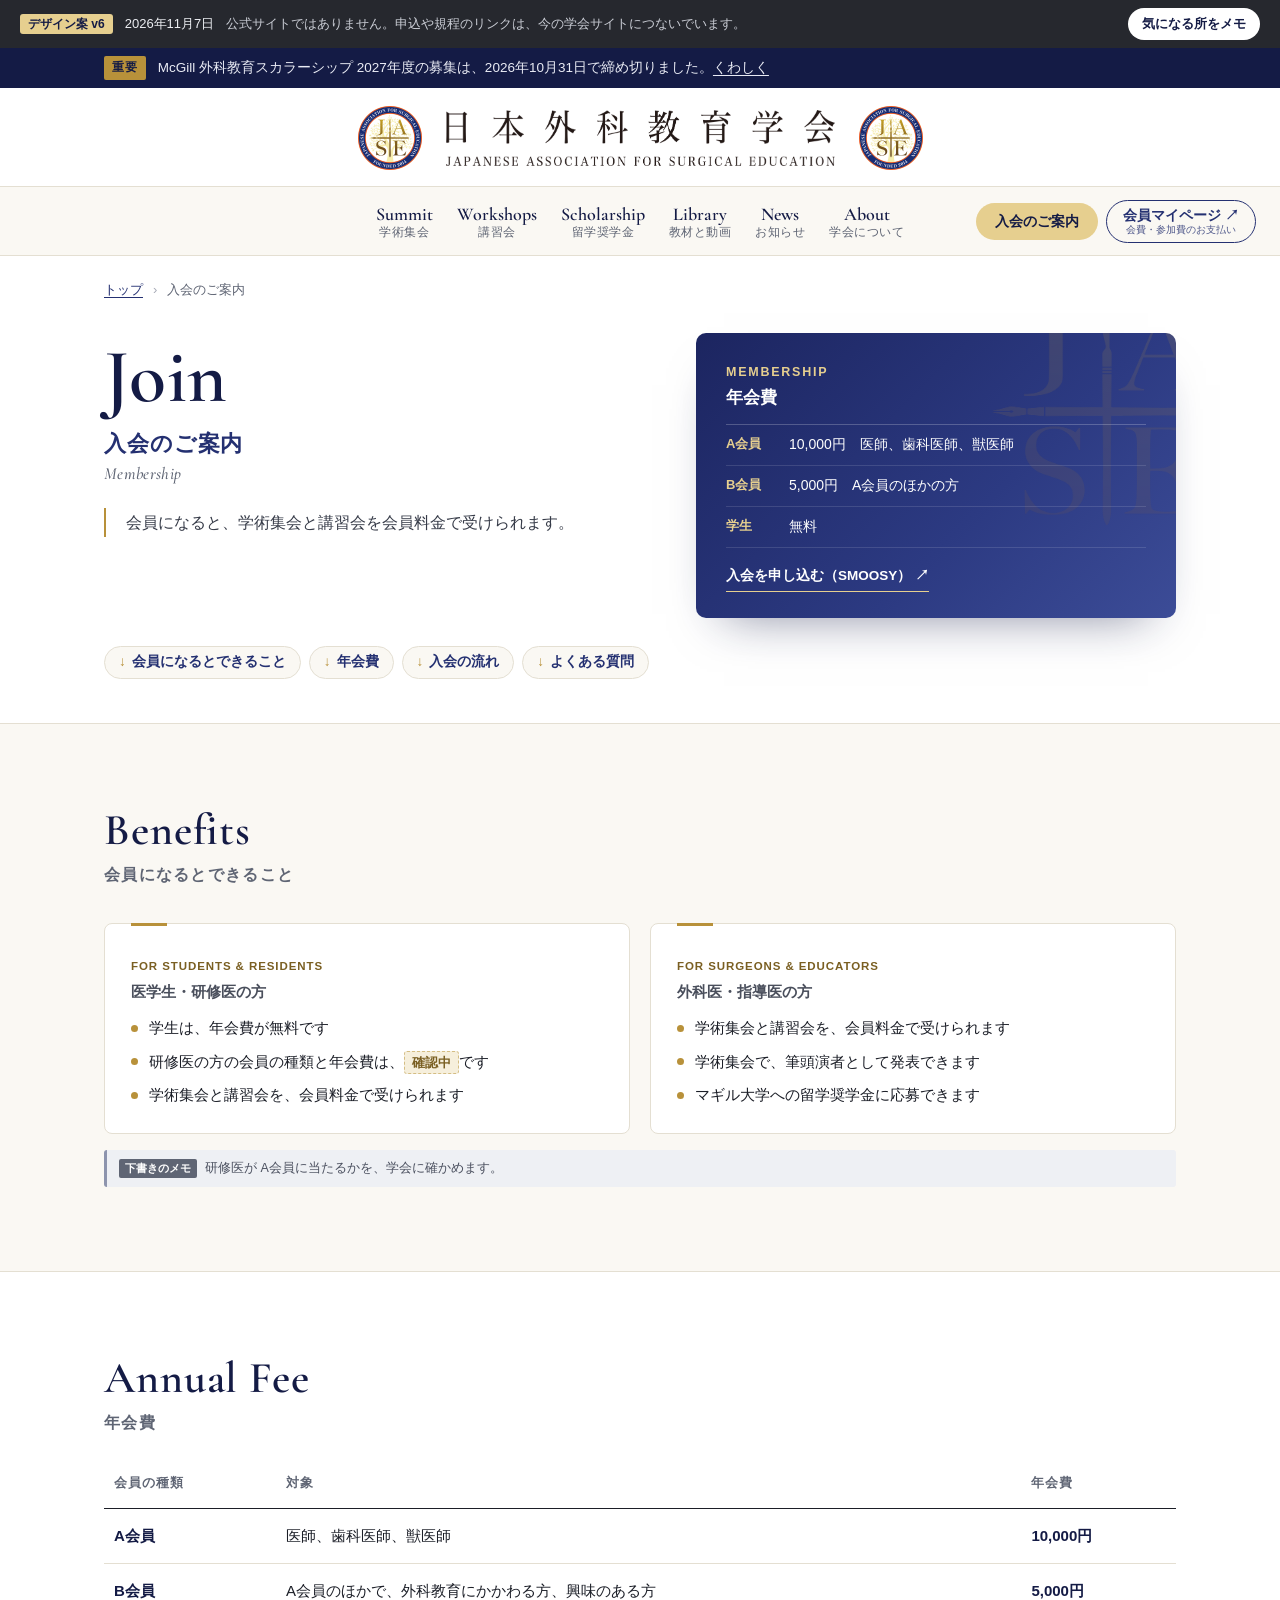
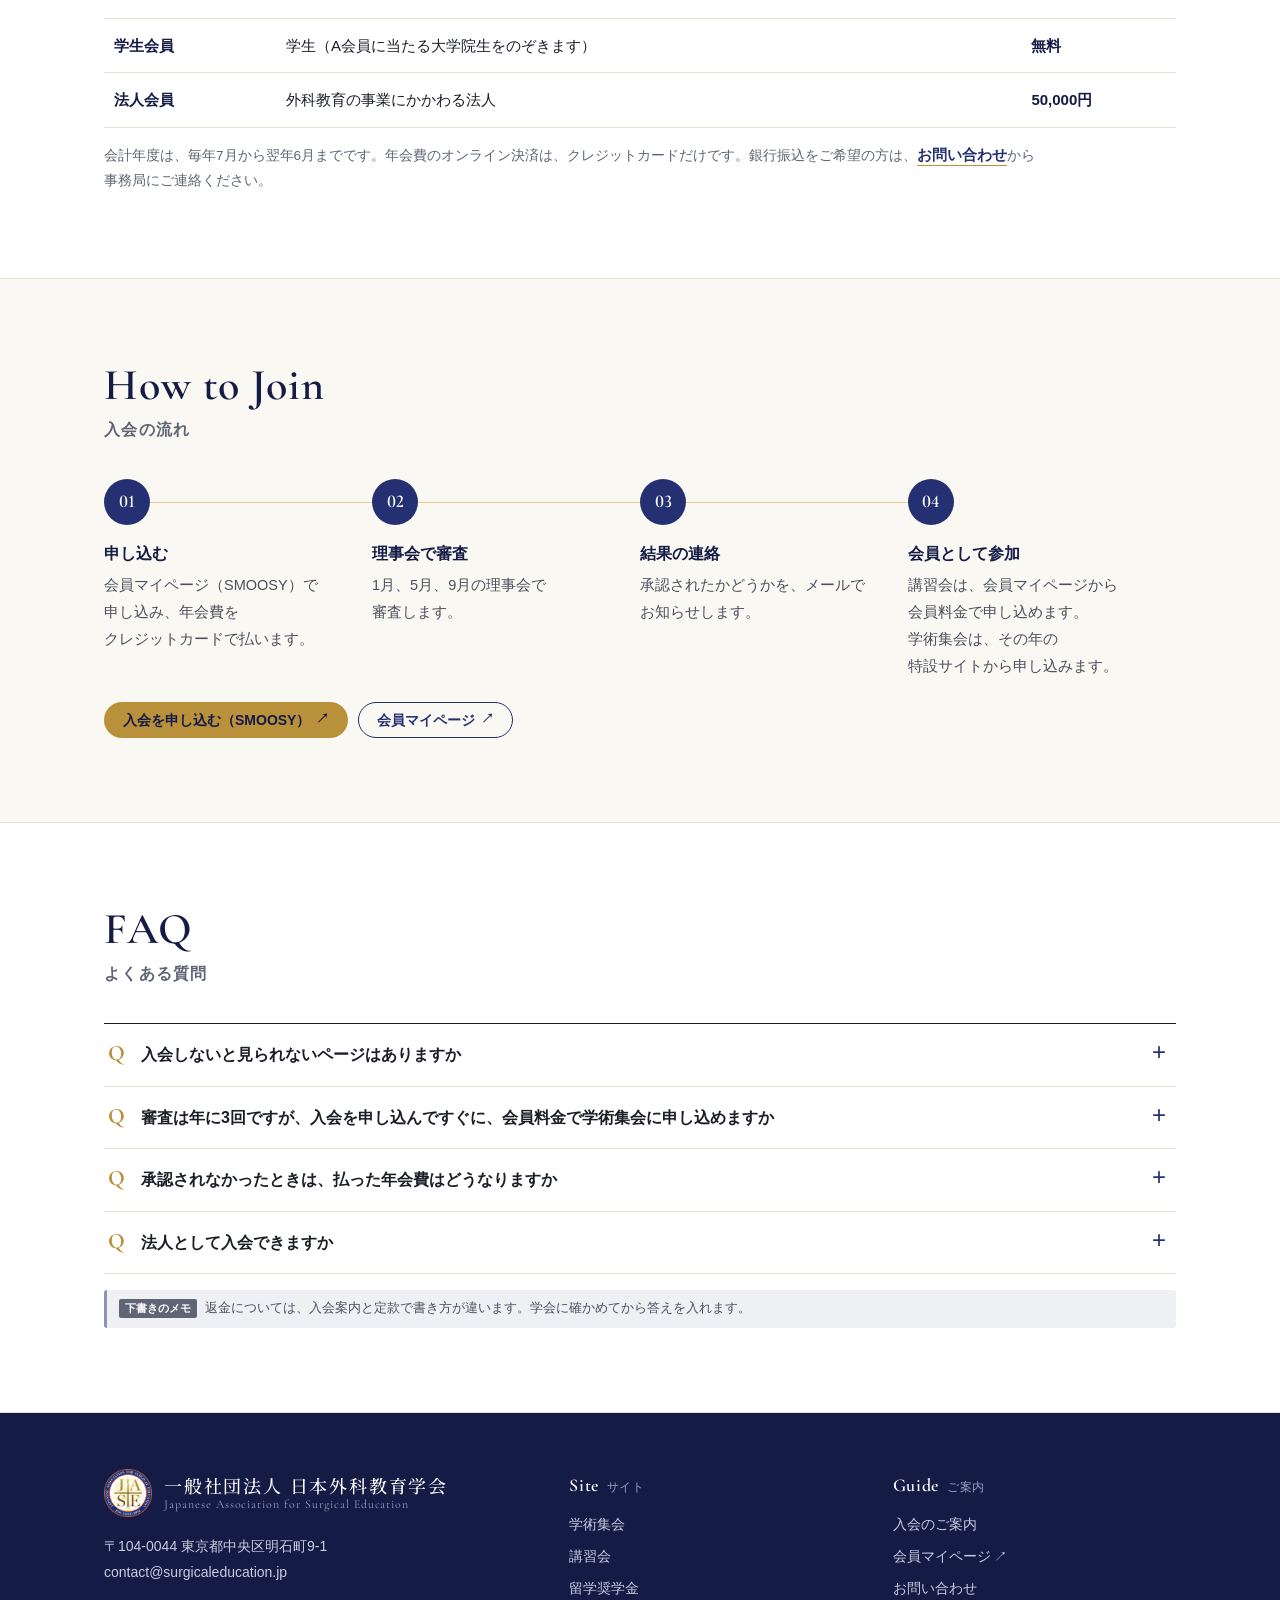
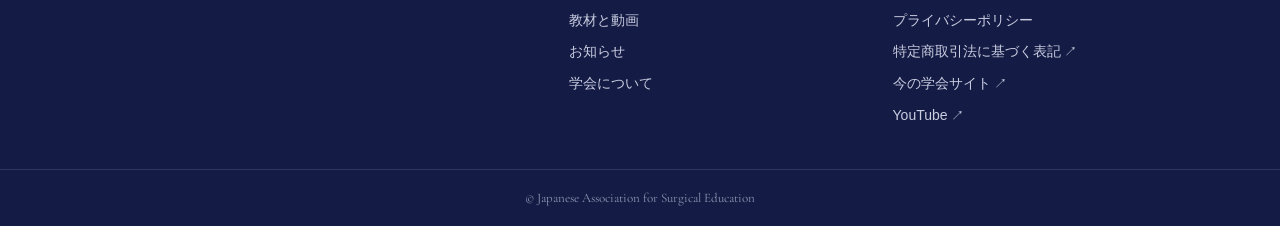
<file: join.html>
<!doctype html>
<html lang="ja">
<head>
<meta charset="utf-8">
<meta name="viewport" content="width=device-width,initial-scale=1">
<title>【デザイン案】入会のご案内｜日本外科教育学会</title>
<meta name="robots" content="noindex,nofollow">
<meta name="description" content="日本外科教育学会への入会のご案内です。会員になるとできること、年会費、入会の流れ、よくある質問を載せています。">
<link rel="preconnect" href="https://fonts.googleapis.com">
<link rel="preconnect" href="https://fonts.gstatic.com" crossorigin>
<link href="https://fonts.googleapis.com/css2?family=Cormorant+Garamond:ital,wght@0,500;0,600;1,500&display=swap" rel="stylesheet">
<!-- ロゴの帯の和文（明朝・仮置き）。使う字だけを読みこむ -->
<link href="https://fonts.googleapis.com/css2?family=Noto+Serif+JP:wght@500&text=%E4%B8%80%E8%88%AC%E7%A4%BE%E5%9B%A3%E6%B3%95%E4%BA%BA%E6%97%A5%E6%9C%AC%E5%A4%96%E7%A7%91%E6%95%99%E8%82%B2%E5%AD%A6%E4%BC%9A&display=swap" rel="stylesheet">
<link rel="stylesheet" href="style.css">
<link rel="stylesheet" href="draft-tools/memo.css">
</head>
<body data-page="入会のご案内">

<!-- 帯・お知らせの帯・ヘッダー・フッターは index.html から tools/parts.py で写す。ここでは直さない -->
<!-- part:bar -->
<!-- 下書きの帯：公開する本番では、この帯と draft-tools/ と robots の行を外す -->
<div class="dm-bar dm-ui" data-version="v6" data-date="2026-11-07">
<p><b>デザイン案 v6</b><span class="dm-date">2026年11月7日</span><span class="dm-warn">公式サイトではありません。申込や規程のリンクは、今の学会サイトにつないでいます。</span></p>
<button type="button" class="dm-toggle" aria-pressed="false">気になる所をメモ<span class="dm-count"></span></button>
</div>
<!-- /part:bar -->
<!-- part:notice -->
<div class="notice" data-sec="重要なお知らせの帯" role="region" aria-label="重要なお知らせ">
<div class="wrap"><b>重要</b><span>McGill 外科教育スカラーシップ 2027年度の募集は、2026年10月31日で締め切りました。<a href="scholarship.html">くわしく</a></span></div>
</div>
<!-- /part:notice -->
<!-- part:header -->
<!-- ロゴの帯：両側に紋章（白い方のB）、間に学会名。どちらも2026年11月7日に届いた正式なロゴ（JASE_logo3_B）から切り出した画像 -->
<div class="banner" data-sec="ロゴの帯">
<div class="wrap">
<a class="lockup" href="index.html" aria-label="日本外科教育学会 トップへ">
<img src="img/jase_seal.png" alt="日本外科教育学会の紋章">
<img class="wordmark" src="img/jase_wordmark.png" alt="" width="389" height="56">
<img src="img/jase_seal.png" alt="">
</a>
</div>
</div>
<header class="hd" data-sec="メニュー">
<div class="wrap">
<a class="mini" href="index.html" aria-label="日本外科教育学会 トップへ" tabindex="-1"><img src="img/jase_seal.png" alt=""></a>
<nav class="gnav" aria-label="メインメニュー">
<a href="summit.html"><b>Summit</b><span>学術集会</span></a>
<a href="workshops.html"><b>Workshops</b><span>講習会</span></a>
<a href="scholarship.html"><b>Scholarship</b><span>留学奨学金</span></a>
<a href="library.html"><b>Library</b><span>教材と動画</span></a>
<a href="news.html"><b>News</b><span>お知らせ</span></a>
<a href="about.html"><b>About</b><span>学会について</span></a>
<a class="sp-only ext" href="https://surgicaleducation.smoosy.atlas.jp/mypage/login" target="_blank" rel="noopener">会員マイページ</a>
</nav>
<div class="acts">
<a class="btn join" href="join.html" aria-current="page">入会のご案内</a>
<a class="btn my" href="https://surgicaleducation.smoosy.atlas.jp/mypage/login" target="_blank" rel="noopener"><span>会員マイページ ↗</span><small>会費・参加費のお支払い</small></a>
<button class="menu-btn" aria-label="メニューを開く" aria-expanded="false"><i></i></button>
</div>
</div>
</header>
<!-- /part:header -->

<main>
<section class="ph" data-sec="ページの見出し">
<div class="wrap">
<nav class="crumb" aria-label="現在地"><a href="index.html">トップ</a><i>›</i><span>入会のご案内</span></nav>
<div class="ph-body has-side">
<div class="ph-main">
<p class="ph-en">Join</p>
<h1>入会のご案内<small>Membership</small></h1>
<p class="ph-lead phrase">会員になると、学術集会と講習会を会員料金で受けられます。</p>
</div>
<aside class="ph-side ph-card" aria-label="年会費のあらまし">
<p class="kind">MEMBERSHIP</p>
<p class="ja">年会費</p>
<dl><dt>A会員</dt><dd><span class="nw">10,000円</span>　医師、歯科医師、獣医師</dd><dt>B会員</dt><dd><span class="nw">5,000円</span>　A会員のほかの方</dd><dt>学生</dt><dd>無料</dd></dl>
<a class="go" href="https://surgicaleducation.smoosy.atlas.jp/admission/agreement" target="_blank" rel="noopener">入会を申し込む（SMOOSY）</a>
</aside>
</div>
<nav class="toc" aria-label="このページの中"><a href="#benefits">会員になるとできること</a><a href="#fee">年会費</a><a href="#flow">入会の流れ</a><a href="#faq">よくある質問</a></nav>
</div>
</section>

<section class="sec" id="benefits" data-sec="会員になるとできること">
<div class="wrap">
<div class="sec-hd"><div><span class="en">Benefits</span><h2>会員になるとできること</h2></div></div>
<div class="cards2">
<div class="card"><span class="kind-tag">FOR STUDENTS &amp; RESIDENTS</span><p class="h3">医学生・研修医の方</p>
<ul><li>学生は、年会費が無料です</li><li>研修医の方の会員の種類と年会費は、<span class="tbd">確認中</span>です</li><li>学術集会と講習会を、会員料金で受けられます</li></ul></div>
<div class="card"><span class="kind-tag">FOR SURGEONS &amp; EDUCATORS</span><p class="h3">外科医・指導医の方</p>
<ul><li>学術集会と講習会を、会員料金で受けられます</li><li>学術集会で、筆頭演者として発表できます</li><li>マギル大学への留学奨学金に応募できます</li></ul></div>
</div>
<p class="dm-note dm-ui">研修医が A会員に当たるかを、学会に確かめます。</p>
</div>
</section>

<section class="sec white" id="fee" data-sec="年会費">
<div class="wrap">
<div class="sec-hd"><div><span class="en">Annual Fee</span><h2>年会費</h2></div></div>
<table class="tbl fee">
<thead><tr><th scope="col">会員の種類</th><th scope="col">対象</th><th scope="col">年会費</th></tr></thead>
<tbody>
<tr><th scope="row">A会員</th><td class="who">医師、歯科医師、獣医師</td><td class="price">10,000円</td></tr>
<tr><th scope="row">B会員</th><td class="who">A会員のほかで、外科教育にかかわる方、興味のある方</td><td class="price">5,000円</td></tr>
<tr><th scope="row">学生会員</th><td class="who">学生（A会員に当たる大学院生をのぞきます）</td><td class="price">無料</td></tr>
<tr><th scope="row">法人会員</th><td class="who">外科教育の事業にかかわる法人</td><td class="price">50,000円</td></tr>
</tbody>
</table>
<p class="tbl-note">会計年度は、毎年7月から翌年6月までです。年会費のオンライン決済は、クレジットカードだけです。銀行振込をご希望の方は、<a class="more-link" href="contact.html">お問い合わせ</a>から事務局にご連絡ください。</p>
</div>
</section>

<section class="sec" id="flow" data-sec="入会の流れ">
<div class="wrap">
<div class="sec-hd"><div><span class="en">How to Join</span><h2>入会の流れ</h2></div></div>
<ol class="steps" style="--n:4">
<li><b>申し込む</b><p>会員マイページ（SMOOSY）で申し込み、年会費をクレジットカードで払います。</p></li>
<li><b>理事会で審査</b><p>1月、5月、9月の理事会で審査します。</p></li>
<li><b>結果の連絡</b><p>承認されたかどうかを、メールでお知らせします。</p></li>
<li><b>会員として参加</b><p>講習会は、会員マイページから会員料金で申し込めます。学術集会は、その年の特設サイトから申し込みます。</p></li>
</ol>
<div class="btns"><a class="btn join ext" href="https://surgicaleducation.smoosy.atlas.jp/admission/agreement" target="_blank" rel="noopener">入会を申し込む（SMOOSY）</a><a class="btn my ext" href="https://surgicaleducation.smoosy.atlas.jp/mypage/login" target="_blank" rel="noopener">会員マイページ</a></div>
</div>
</section>

<section class="sec white" id="faq" data-sec="よくある質問">
<div class="wrap">
<div class="sec-hd"><div><span class="en">FAQ</span><h2>よくある質問</h2></div></div>
<div class="faq">
<details><summary>入会しないと見られないページはありますか</summary><div class="a"><p>ありません。このサイトの中身は、どなたでもすべて読めます。</p></div></details>
<details><summary>審査は年に3回ですが、入会を申し込んですぐに、会員料金で学術集会に申し込めますか</summary><div class="a"><p><span class="tbd">確認中</span></p></div></details>
<details><summary>承認されなかったときは、払った年会費はどうなりますか</summary><div class="a"><p><span class="tbd">確認中</span></p></div></details>
<details><summary>法人として入会できますか</summary><div class="a"><p>できます。法人会員の年会費は50,000円です。<a class="more-link" href="contact.html">お問い合わせ</a>から事務局にご連絡ください。入会のご案内をお送りします。</p></div></details>
</div>
<p class="dm-note dm-ui">返金については、入会案内と定款で書き方が違います。学会に確かめてから答えを入れます。</p>
</div>
</section>
</main>

<!-- part:footer -->
<footer class="ft" data-sec="フッター">
<div class="wrap">
<div>
<a class="brand" href="index.html"><img src="img/jase_seal.png" alt=""><div><b>一般社団法人 日本外科教育学会</b><span>Japanese Association for Surgical Education</span></div></a>
<address>〒104-0044 東京都中央区明石町9-1<br>contact@surgicaleducation.jp</address>
</div>
<div><h3>Site<small>サイト</small></h3><ul><li><a href="summit.html">学術集会</a></li><li><a href="workshops.html">講習会</a></li><li><a href="scholarship.html">留学奨学金</a></li><li><a href="library.html">教材と動画</a></li><li><a href="news.html">お知らせ</a></li><li><a href="about.html">学会について</a></li></ul></div>
<div><h3>Guide<small>ご案内</small></h3><ul><li><a href="join.html">入会のご案内</a></li><li><a class="ext" href="https://surgicaleducation.smoosy.atlas.jp/mypage/login" target="_blank" rel="noopener">会員マイページ </a></li><li><a href="contact.html">お問い合わせ</a></li><li><a href="#" data-todo="page">プライバシーポリシー</a></li><li><a class="ext" href="https://surgicaleducation.jp/commerce.html" target="_blank" rel="noopener">特定商取引法に基づく表記 </a></li><li><a class="ext" href="https://surgicaleducation.jp/index.html" target="_blank" rel="noopener">今の学会サイト </a></li><li><a class="ext" href="https://www.youtube.com/@JASESocial" target="_blank" rel="noopener">YouTube </a></li></ul></div>
</div>
<p class="copy">© Japanese Association for Surgical Education</p>
</footer>
<!-- /part:footer -->

<script src="site.js"></script>
<script src="draft-tools/memo.js"></script>
</body>
</html>
</file>
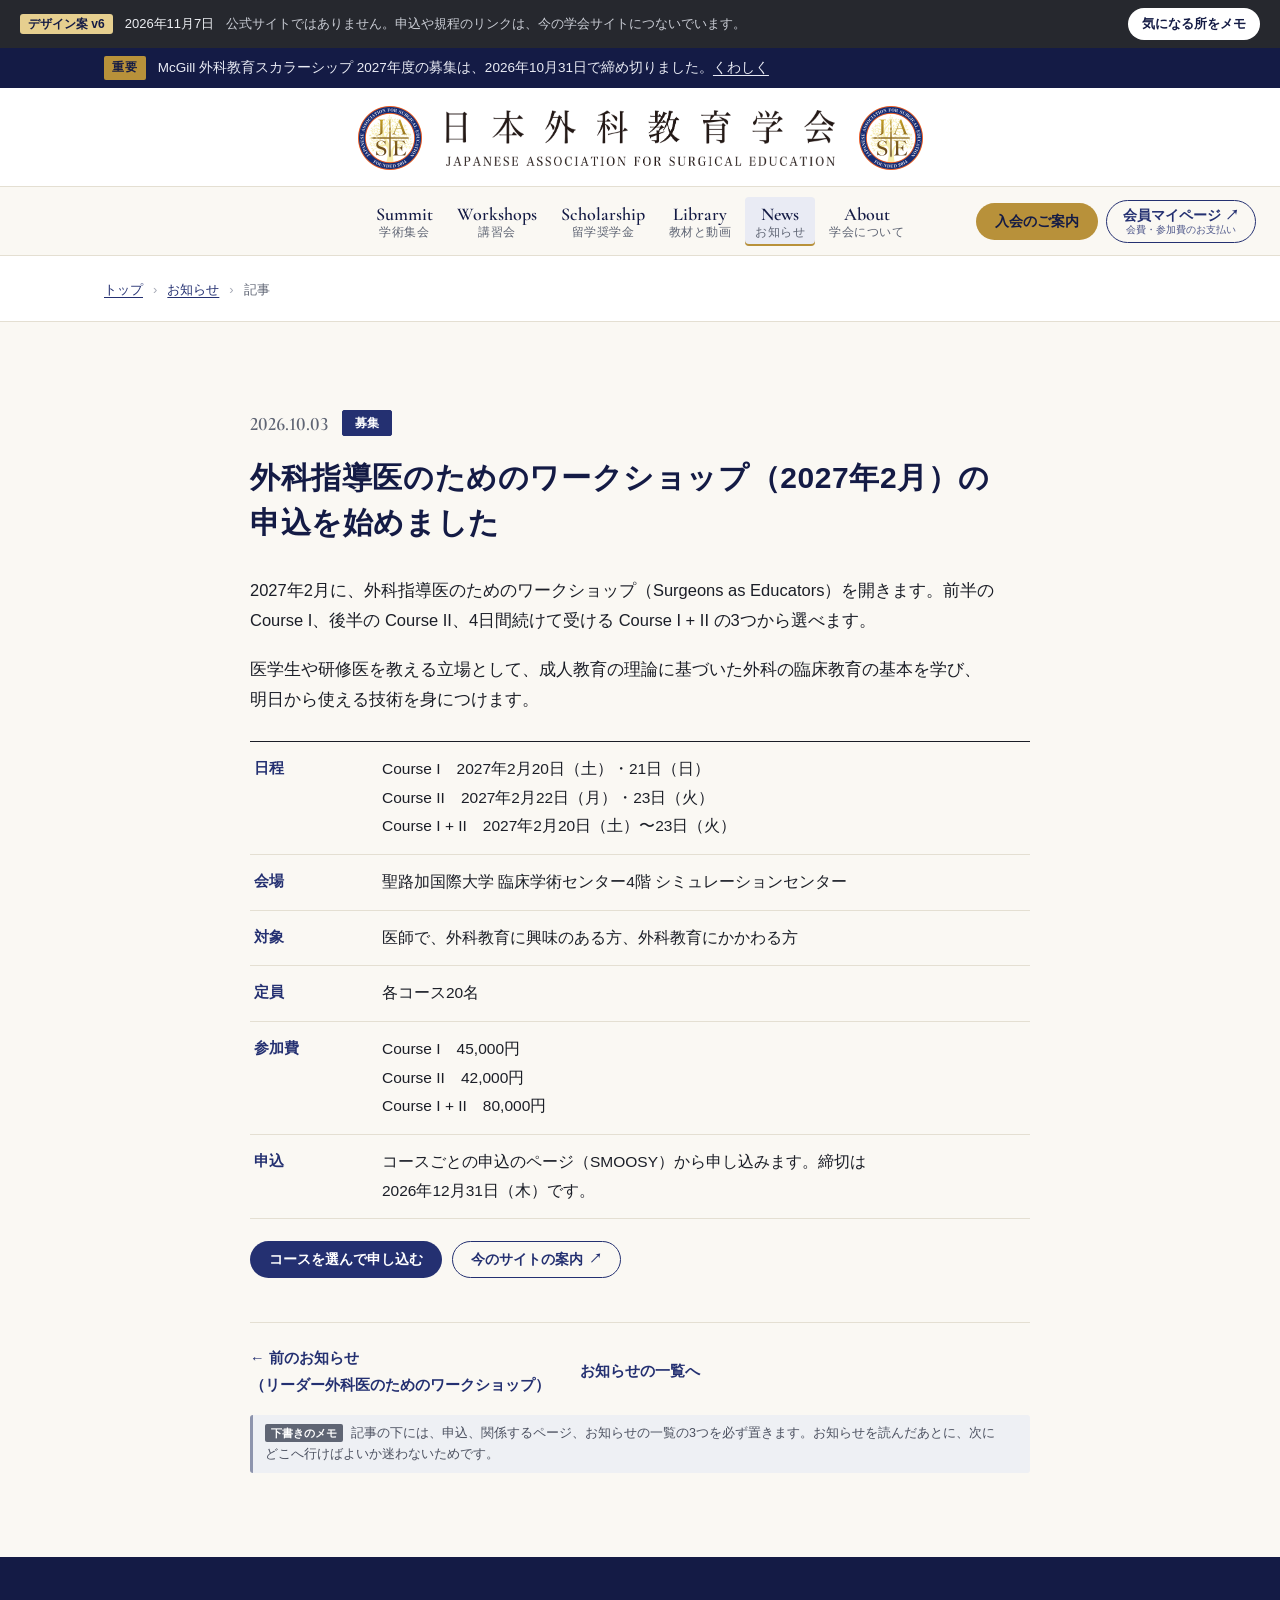
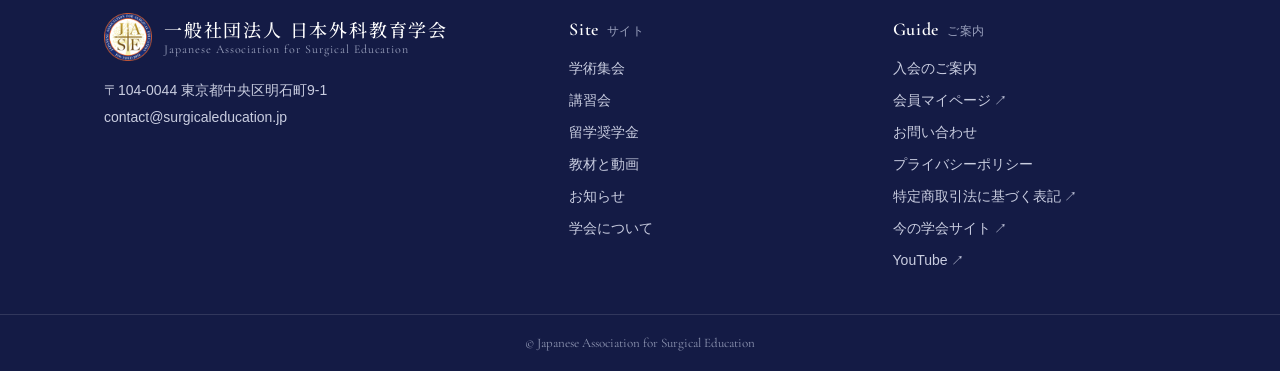
<file: news-article.html>
<!doctype html>
<html lang="ja">
<head>
<meta charset="utf-8">
<meta name="viewport" content="width=device-width,initial-scale=1">
<title>【デザイン案】外科指導医のためのワークショップ（2027年2月）の申込を始めました｜日本外科教育学会</title>
<meta name="robots" content="noindex,nofollow">
<meta name="description" content="2027年2月に、外科指導医のためのワークショップ（Surgeons as Educators）を開きます。Course I、Course II、Course I + II の3つから選べます。">
<link rel="preconnect" href="https://fonts.googleapis.com">
<link rel="preconnect" href="https://fonts.gstatic.com" crossorigin>
<link href="https://fonts.googleapis.com/css2?family=Cormorant+Garamond:ital,wght@0,500;0,600;1,500&display=swap" rel="stylesheet">
<!-- ロゴの帯の和文（明朝・仮置き）。使う字だけを読みこむ -->
<link href="https://fonts.googleapis.com/css2?family=Noto+Serif+JP:wght@500&text=%E4%B8%80%E8%88%AC%E7%A4%BE%E5%9B%A3%E6%B3%95%E4%BA%BA%E6%97%A5%E6%9C%AC%E5%A4%96%E7%A7%91%E6%95%99%E8%82%B2%E5%AD%A6%E4%BC%9A&display=swap" rel="stylesheet">
<link rel="stylesheet" href="style.css">
<link rel="stylesheet" href="draft-tools/memo.css">
</head>
<body data-page="お知らせの記事">

<!-- 帯・お知らせの帯・ヘッダー・フッターは index.html から tools/parts.py で写す。ここでは直さない -->
<!-- part:bar -->
<!-- 下書きの帯：公開する本番では、この帯と draft-tools/ と robots の行を外す -->
<div class="dm-bar dm-ui" data-version="v6" data-date="2026-11-07">
<p><b>デザイン案 v6</b><span class="dm-date">2026年11月7日</span><span class="dm-warn">公式サイトではありません。申込や規程のリンクは、今の学会サイトにつないでいます。</span></p>
<button type="button" class="dm-toggle" aria-pressed="false">気になる所をメモ<span class="dm-count"></span></button>
</div>
<!-- /part:bar -->
<!-- part:notice -->
<div class="notice" data-sec="重要なお知らせの帯" role="region" aria-label="重要なお知らせ">
<div class="wrap"><b>重要</b><span>McGill 外科教育スカラーシップ 2027年度の募集は、2026年10月31日で締め切りました。<a href="scholarship.html">くわしく</a></span></div>
</div>
<!-- /part:notice -->
<!-- part:header -->
<!-- ロゴの帯：両側に紋章（白い方のB）、間に学会名。どちらも2026年11月7日に届いた正式なロゴ（JASE_logo3_B）から切り出した画像 -->
<div class="banner" data-sec="ロゴの帯">
<div class="wrap">
<a class="lockup" href="index.html" aria-label="日本外科教育学会 トップへ">
<img src="img/jase_seal.png" alt="日本外科教育学会の紋章">
<img class="wordmark" src="img/jase_wordmark.png" alt="" width="389" height="56">
<img src="img/jase_seal.png" alt="">
</a>
</div>
</div>
<header class="hd" data-sec="メニュー">
<div class="wrap">
<a class="mini" href="index.html" aria-label="日本外科教育学会 トップへ" tabindex="-1"><img src="img/jase_seal.png" alt=""></a>
<nav class="gnav" aria-label="メインメニュー">
<a href="summit.html"><b>Summit</b><span>学術集会</span></a>
<a href="workshops.html"><b>Workshops</b><span>講習会</span></a>
<a href="scholarship.html"><b>Scholarship</b><span>留学奨学金</span></a>
<a href="library.html"><b>Library</b><span>教材と動画</span></a>
<a href="news.html" aria-current="page"><b>News</b><span>お知らせ</span></a>
<a href="about.html"><b>About</b><span>学会について</span></a>
<a class="sp-only ext" href="https://surgicaleducation.smoosy.atlas.jp/mypage/login" target="_blank" rel="noopener">会員マイページ</a>
</nav>
<div class="acts">
<a class="btn join" href="join.html">入会のご案内</a>
<a class="btn my" href="https://surgicaleducation.smoosy.atlas.jp/mypage/login" target="_blank" rel="noopener"><span>会員マイページ ↗</span><small>会費・参加費のお支払い</small></a>
<button class="menu-btn" aria-label="メニューを開く" aria-expanded="false"><i></i></button>
</div>
</div>
</header>
<!-- /part:header -->

<main>
<div class="ph slim" data-sec="ページの見出し">
<div class="wrap">
<nav class="crumb" aria-label="現在地"><a href="index.html">トップ</a><i>›</i><a href="news.html">お知らせ</a><i>›</i><span>記事</span></nav>
</div>
</div>

<section class="sec" data-sec="記事">
<div class="wrap">
<article class="article">
<div class="meta"><time datetime="2026-10-03">2026.10.03</time><span class="label k">募集</span></div>
<h1 class="phrase">外科指導医のためのワークショップ（2027年2月）の申込を始めました</h1>
<div class="body">
<p>2027年2月に、外科指導医のためのワークショップ（Surgeons as Educators）を開きます。前半の <span class="nw">Course I</span>、後半の <span class="nw">Course II</span>、4日間続けて受ける Course I + II の3つから選べます。</p>
<p>医学生や研修医を教える立場として、成人教育の理論に基づいた外科の臨床教育の基本を学び、明日から使える技術を身につけます。</p>
<dl class="facts">
<dt>日程</dt><dd>Course I　<span class="nw">2027年2月20日（土）</span>・<span class="nw">21日（日）</span><br>Course II　<span class="nw">2027年2月22日（月）</span>・<span class="nw">23日（火）</span><br>Course I + II　<span class="nw">2027年2月20日（土）</span><span class="nw">〜23日（火）</span></dd>
<dt>会場</dt><dd>聖路加国際大学 臨床学術センター4階 シミュレーションセンター</dd>
<dt>対象</dt><dd>医師で、外科教育に興味のある方、外科教育にかかわる方</dd>
<dt>定員</dt><dd>各コース20名</dd>
<dt>参加費</dt><dd>Course I　<span class="nw">45,000円</span><br>Course II　<span class="nw">42,000円</span><br>Course I + II　<span class="nw">80,000円</span></dd>
<dt>申込</dt><dd>コースごとの申込のページ（SMOOSY）から申し込みます。締切は<span class="nw">2026年12月31日（木）</span>です。</dd>
</dl>
<div class="btns"><a class="btn navy" href="workshops.html#courses">コースを選んで申し込む</a><a class="btn line ext" href="https://surgicaleducation.jp/SAE.html" target="_blank" rel="noopener" style="color:var(--navy)">今のサイトの案内</a></div>
</div>
</article>
<nav class="pager-row" aria-label="ほかのお知らせ">
<a href="https://surgicaleducation.jp/JSAL.html" target="_blank" rel="noopener">← 前のお知らせ<span class="nw">（リーダー外科医のためのワークショップ）</span></a>
<a class="mid" href="news.html">お知らせの一覧へ</a>
<span class="nx"></span>
</nav>
<p class="dm-note dm-ui related">記事の下には、申込、関係するページ、お知らせの一覧の3つを必ず置きます。お知らせを読んだあとに、次にどこへ行けばよいか迷わないためです。</p>
</div>
</section>
</main>

<!-- part:footer -->
<footer class="ft" data-sec="フッター">
<div class="wrap">
<div>
<a class="brand" href="index.html"><img src="img/jase_seal.png" alt=""><div><b>一般社団法人 日本外科教育学会</b><span>Japanese Association for Surgical Education</span></div></a>
<address>〒104-0044 東京都中央区明石町9-1<br>contact@surgicaleducation.jp</address>
</div>
<div><h3>Site<small>サイト</small></h3><ul><li><a href="summit.html">学術集会</a></li><li><a href="workshops.html">講習会</a></li><li><a href="scholarship.html">留学奨学金</a></li><li><a href="library.html">教材と動画</a></li><li><a href="news.html">お知らせ</a></li><li><a href="about.html">学会について</a></li></ul></div>
<div><h3>Guide<small>ご案内</small></h3><ul><li><a href="join.html">入会のご案内</a></li><li><a class="ext" href="https://surgicaleducation.smoosy.atlas.jp/mypage/login" target="_blank" rel="noopener">会員マイページ </a></li><li><a href="contact.html">お問い合わせ</a></li><li><a href="#" data-todo="page">プライバシーポリシー</a></li><li><a class="ext" href="https://surgicaleducation.jp/commerce.html" target="_blank" rel="noopener">特定商取引法に基づく表記 </a></li><li><a class="ext" href="https://surgicaleducation.jp/index.html" target="_blank" rel="noopener">今の学会サイト </a></li><li><a class="ext" href="https://www.youtube.com/@JASESocial" target="_blank" rel="noopener">YouTube </a></li></ul></div>
</div>
<p class="copy">© Japanese Association for Surgical Education</p>
</footer>
<!-- /part:footer -->

<script src="site.js"></script>
<script src="draft-tools/memo.js"></script>
</body>
</html>
</file>
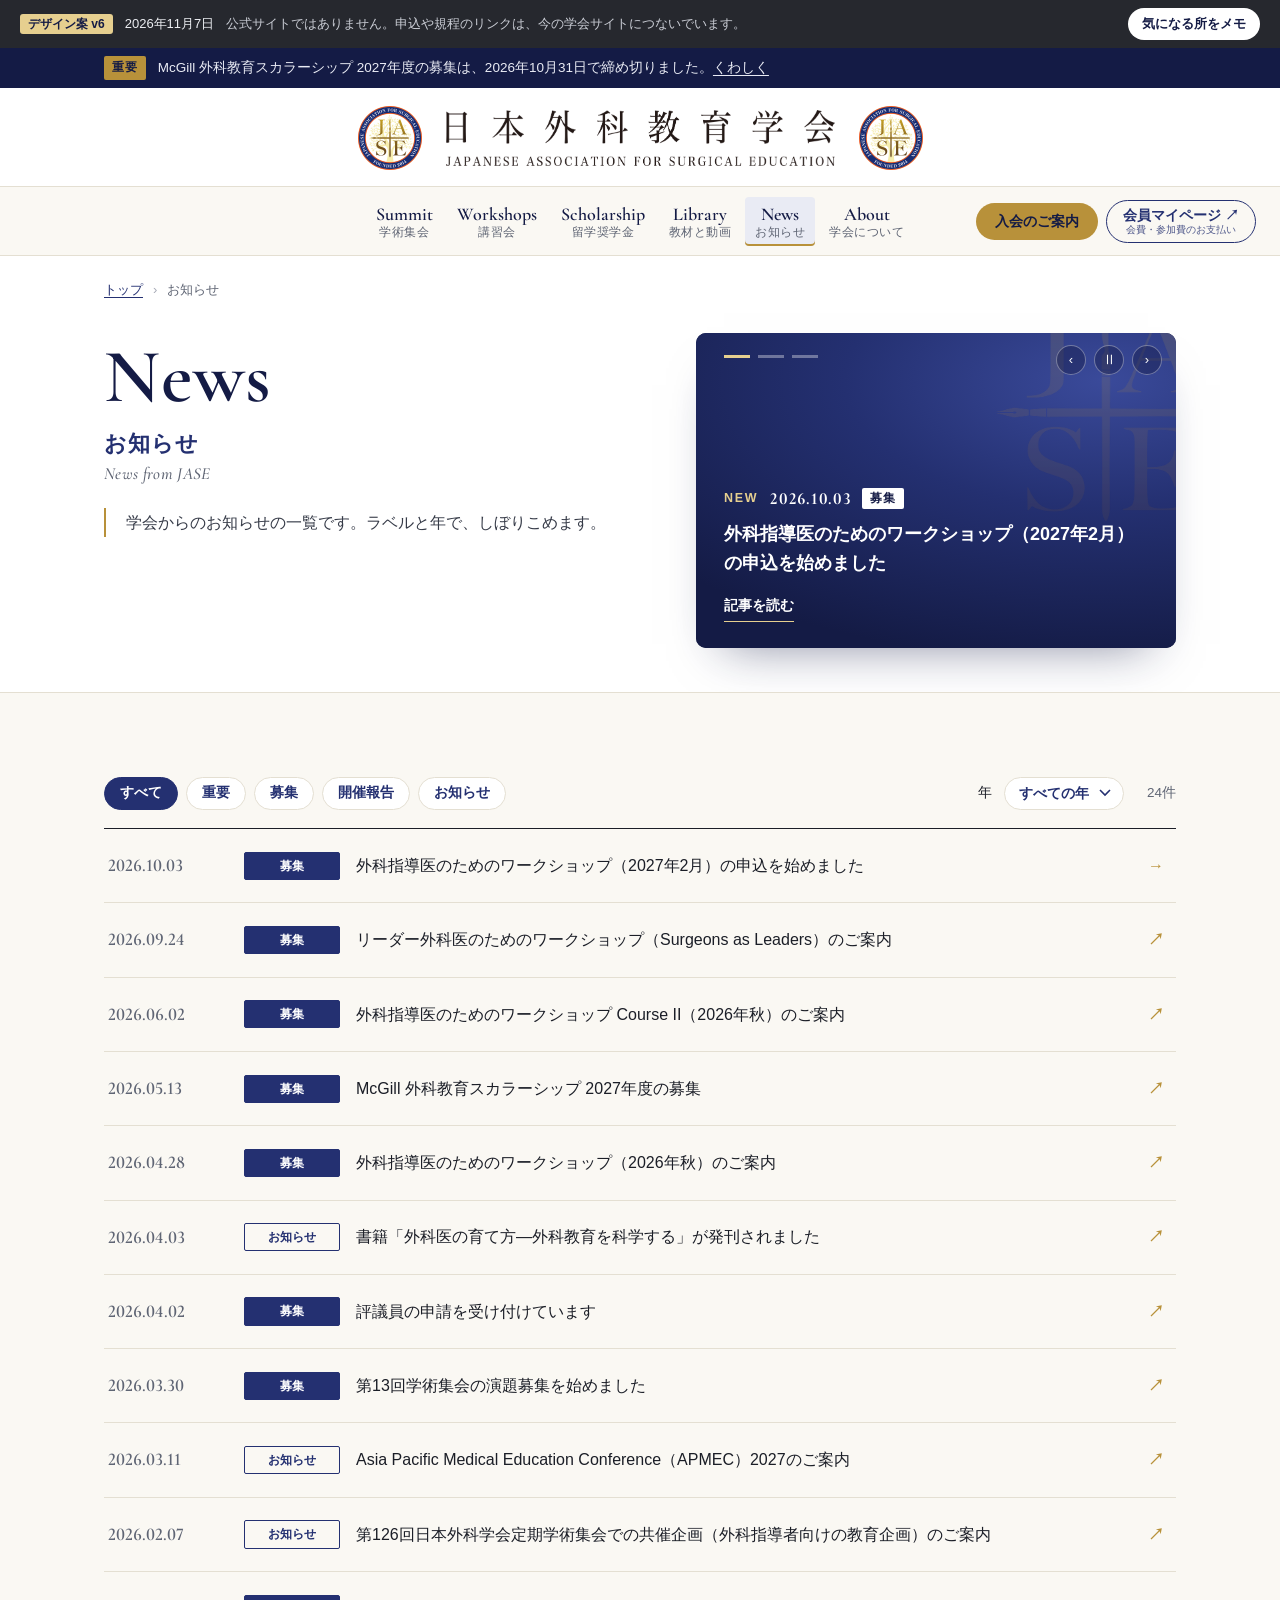
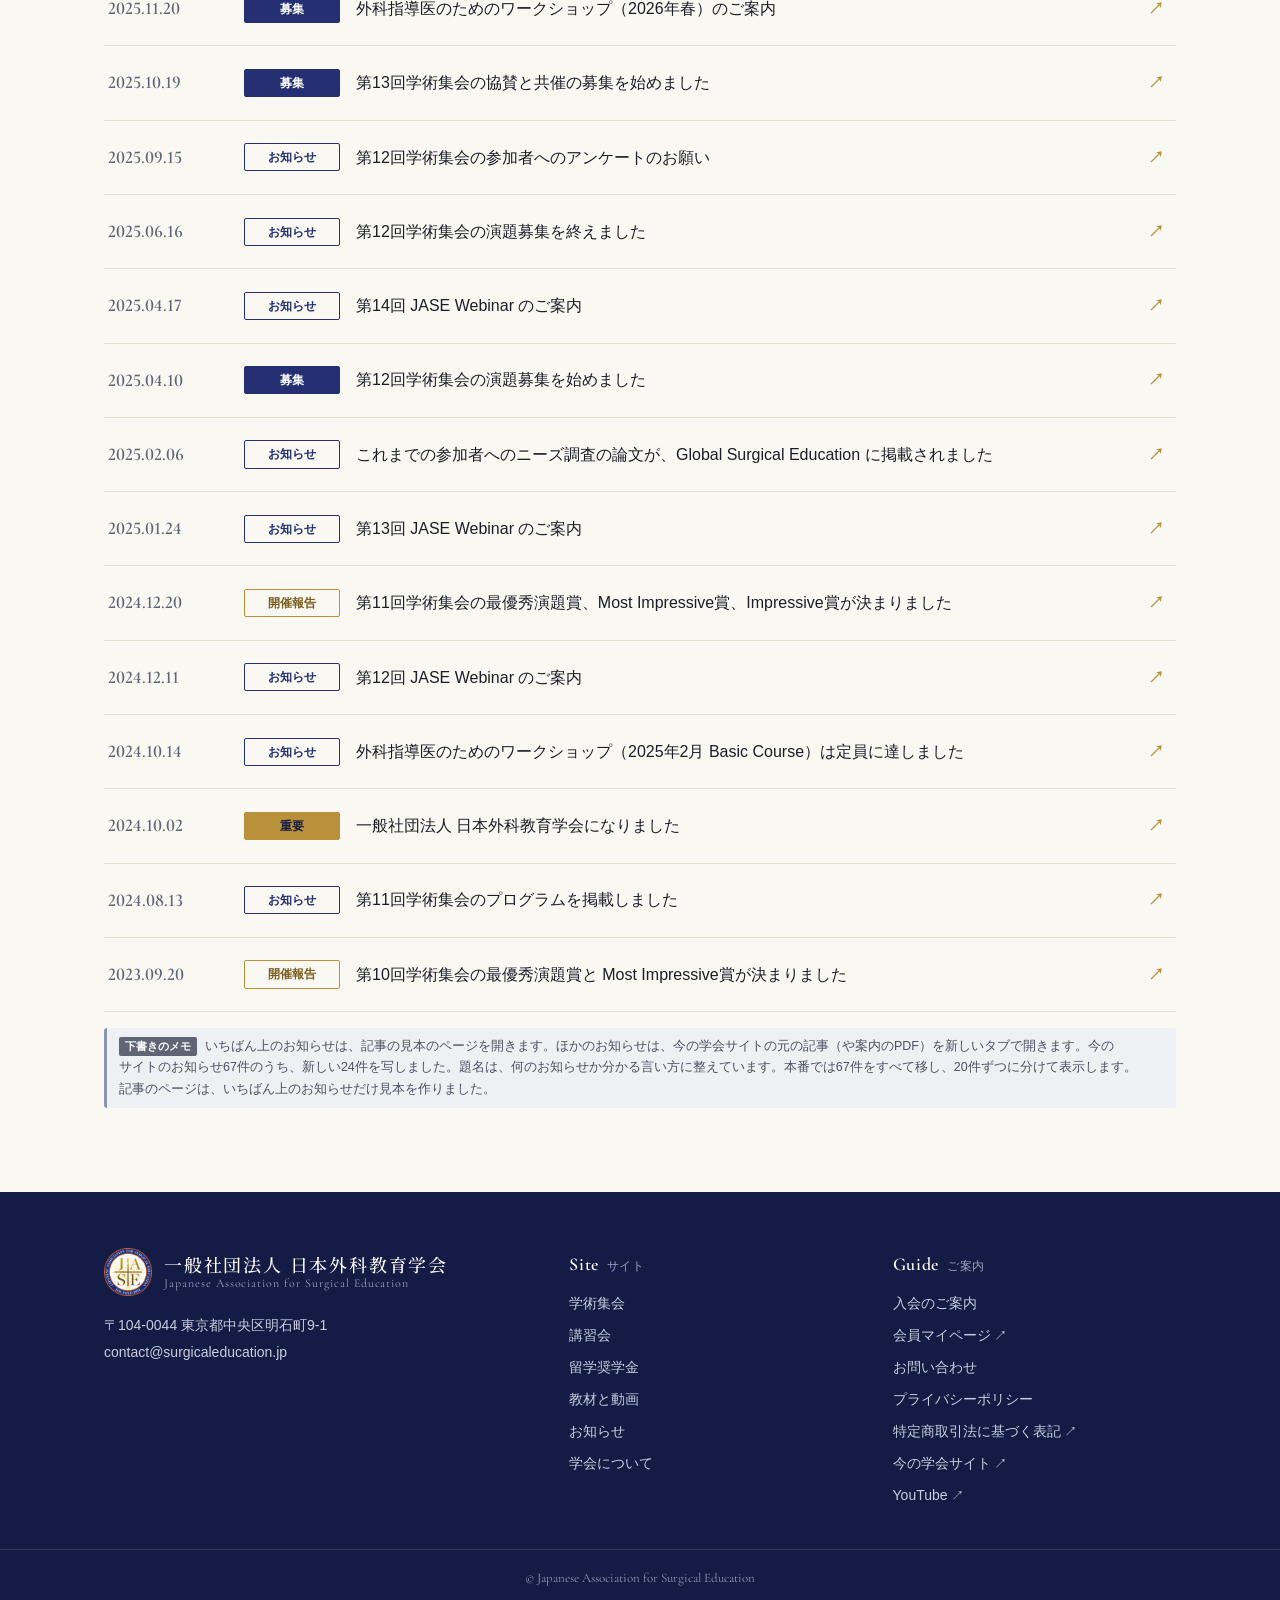
<file: news.html>
<!doctype html>
<html lang="ja">
<head>
<meta charset="utf-8">
<meta name="viewport" content="width=device-width,initial-scale=1">
<title>【デザイン案】お知らせ｜日本外科教育学会</title>
<meta name="robots" content="noindex,nofollow">
<meta name="description" content="日本外科教育学会からのお知らせの一覧です。重要、募集、開催報告、お知らせのラベルと、年でしぼりこめます。">
<link rel="preconnect" href="https://fonts.googleapis.com">
<link rel="preconnect" href="https://fonts.gstatic.com" crossorigin>
<link href="https://fonts.googleapis.com/css2?family=Cormorant+Garamond:ital,wght@0,500;0,600;1,500&display=swap" rel="stylesheet">
<!-- ロゴの帯の和文（明朝・仮置き）。使う字だけを読みこむ -->
<link href="https://fonts.googleapis.com/css2?family=Noto+Serif+JP:wght@500&text=%E4%B8%80%E8%88%AC%E7%A4%BE%E5%9B%A3%E6%B3%95%E4%BA%BA%E6%97%A5%E6%9C%AC%E5%A4%96%E7%A7%91%E6%95%99%E8%82%B2%E5%AD%A6%E4%BC%9A&display=swap" rel="stylesheet">
<link rel="stylesheet" href="style.css">
<link rel="stylesheet" href="draft-tools/memo.css">
</head>
<body data-page="お知らせ">

<!-- 帯・お知らせの帯・ヘッダー・フッターは index.html から tools/parts.py で写す。ここでは直さない -->
<!-- part:bar -->
<!-- 下書きの帯：公開する本番では、この帯と draft-tools/ と robots の行を外す -->
<div class="dm-bar dm-ui" data-version="v6" data-date="2026-11-07">
<p><b>デザイン案 v6</b><span class="dm-date">2026年11月7日</span><span class="dm-warn">公式サイトではありません。申込や規程のリンクは、今の学会サイトにつないでいます。</span></p>
<button type="button" class="dm-toggle" aria-pressed="false">気になる所をメモ<span class="dm-count"></span></button>
</div>
<!-- /part:bar -->
<!-- part:notice -->
<div class="notice" data-sec="重要なお知らせの帯" role="region" aria-label="重要なお知らせ">
<div class="wrap"><b>重要</b><span>McGill 外科教育スカラーシップ 2027年度の募集は、2026年10月31日で締め切りました。<a href="scholarship.html">くわしく</a></span></div>
</div>
<!-- /part:notice -->
<!-- part:header -->
<!-- ロゴの帯：両側に紋章（白い方のB）、間に学会名。どちらも2026年11月7日に届いた正式なロゴ（JASE_logo3_B）から切り出した画像 -->
<div class="banner" data-sec="ロゴの帯">
<div class="wrap">
<a class="lockup" href="index.html" aria-label="日本外科教育学会 トップへ">
<img src="img/jase_seal.png" alt="日本外科教育学会の紋章">
<img class="wordmark" src="img/jase_wordmark.png" alt="" width="389" height="56">
<img src="img/jase_seal.png" alt="">
</a>
</div>
</div>
<header class="hd" data-sec="メニュー">
<div class="wrap">
<a class="mini" href="index.html" aria-label="日本外科教育学会 トップへ" tabindex="-1"><img src="img/jase_seal.png" alt=""></a>
<nav class="gnav" aria-label="メインメニュー">
<a href="summit.html"><b>Summit</b><span>学術集会</span></a>
<a href="workshops.html"><b>Workshops</b><span>講習会</span></a>
<a href="scholarship.html"><b>Scholarship</b><span>留学奨学金</span></a>
<a href="library.html"><b>Library</b><span>教材と動画</span></a>
<a href="news.html" aria-current="page"><b>News</b><span>お知らせ</span></a>
<a href="about.html"><b>About</b><span>学会について</span></a>
<a class="sp-only ext" href="https://surgicaleducation.smoosy.atlas.jp/mypage/login" target="_blank" rel="noopener">会員マイページ</a>
</nav>
<div class="acts">
<a class="btn join" href="join.html">入会のご案内</a>
<a class="btn my" href="https://surgicaleducation.smoosy.atlas.jp/mypage/login" target="_blank" rel="noopener"><span>会員マイページ ↗</span><small>会費・参加費のお支払い</small></a>
<button class="menu-btn" aria-label="メニューを開く" aria-expanded="false"><i></i></button>
</div>
</div>
</header>
<!-- /part:header -->

<main>
<section class="ph" data-sec="ページの見出し">
<div class="wrap">
<nav class="crumb" aria-label="現在地"><a href="index.html">トップ</a><i>›</i><span>お知らせ</span></nav>
<div class="ph-body has-side">
<div class="ph-main">
<p class="ph-en">News</p>
<h1>お知らせ<small>News from JASE</small></h1>
<p class="ph-lead phrase">学会からのお知らせの一覧です。ラベルと年で、しぼりこめます。</p>
</div>
<div class="car side" aria-roledescription="carousel" aria-label="新しいお知らせ">
<div class="track">
<article class="slide s-news n1" aria-roledescription="slide" aria-label="1枚目（全3枚）">
<div class="bg"></div>
<p class="kind">NEW<span class="nd">2026.10.03</span><span class="nl">募集</span></p>
<p class="ja">外科指導医のためのワークショップ（2027年2月）の申込を始めました</p>
<a class="go" href="news-article.html">記事を読む</a>
</article>
<article class="slide s-news n2" aria-roledescription="slide" aria-label="2枚目（全3枚）">
<div class="bg"></div>
<p class="kind">NEW<span class="nd">2026.09.24</span><span class="nl">募集</span></p>
<p class="ja">リーダー外科医のためのワークショップ（Surgeons as Leaders）のご案内</p>
<a class="go" href="https://surgicaleducation.jp/JSAL.html" target="_blank" rel="noopener">今のサイトで読む</a>
</article>
<article class="slide s-news n3" aria-roledescription="slide" aria-label="3枚目（全3枚）">
<div class="bg"></div>
<p class="kind">NEW<span class="nd">2026.06.02</span><span class="nl">募集</span></p>
<p class="ja">外科指導医のためのワークショップ Course II（2026年秋）のご案内</p>
<a class="go" href="https://surgicaleducation.jp/SAE.html" target="_blank" rel="noopener">今のサイトで読む</a>
</article>
</div>
<div class="dots" role="tablist"><button aria-label="1枚目" aria-current="true"></button><button aria-label="2枚目"></button><button aria-label="3枚目"></button></div>
<div class="car-ui"><button class="prev" aria-label="前へ">‹</button><button class="pause" aria-label="自動の切りかえを止める">Ⅱ</button><button class="next" aria-label="次へ">›</button></div>
</div>
</div>
</div>
</section>

<section class="sec" id="list" data-sec="お知らせの一覧">
<div class="wrap">
<div class="filter" role="group" aria-label="お知らせをしぼりこむ">
<div class="chips">
<button type="button" data-kind="all" aria-pressed="true">すべて</button>
<button type="button" data-kind="imp" aria-pressed="false">重要</button>
<button type="button" data-kind="rec" aria-pressed="false">募集</button>
<button type="button" data-kind="rep" aria-pressed="false">開催報告</button>
<button type="button" data-kind="info" aria-pressed="false">お知らせ</button>
</div>
<div class="yr-pick"><label for="yr">年</label><select id="yr"><option value="all">すべての年</option><option value="2026">2026年</option><option value="2025">2025年</option><option value="2024">2024年</option><option value="2023">2023年</option></select><span class="count" aria-live="polite"></span></div>
</div>
<div class="news-list all">
<a href="news-article.html" data-kind="rec" data-year="2026"><time>2026.10.03</time><span class="label k">募集</span><span class="t">外科指導医のためのワークショップ（2027年2月）の申込を始めました</span></a>
<a class="out" href="https://surgicaleducation.jp/JSAL.html" target="_blank" rel="noopener" data-kind="rec" data-year="2026"><time>2026.09.24</time><span class="label k">募集</span><span class="t">リーダー外科医のためのワークショップ（Surgeons as Leaders）のご案内</span></a>
<a class="out" href="https://surgicaleducation.jp/SAE.html" target="_blank" rel="noopener" data-kind="rec" data-year="2026"><time>2026.06.02</time><span class="label k">募集</span><span class="t">外科指導医のためのワークショップ Course II（2026年秋）のご案内</span></a>
<a class="out" href="https://surgicaleducation.jp/mcgill.html" target="_blank" rel="noopener" data-kind="rec" data-year="2026"><time>2026.05.13</time><span class="label k">募集</span><span class="t">McGill 外科教育スカラーシップ 2027年度の募集</span></a>
<a class="out" href="https://surgicaleducation.jp/SAE.html" target="_blank" rel="noopener" data-kind="rec" data-year="2026"><time>2026.04.28</time><span class="label k">募集</span><span class="t">外科指導医のためのワークショップ（2026年秋）のご案内</span></a>
<a class="out" href="https://www.nankodo.co.jp/g/g9784524207350/" target="_blank" rel="noopener" data-kind="info" data-year="2026"><time>2026.04.03</time><span class="label">お知らせ</span><span class="t">書籍「外科医の育て方―外科教育を科学する」が発刊されました</span></a>
<a class="out" href="https://surgicaleducation.jp/hyogiin.html" target="_blank" rel="noopener" data-kind="rec" data-year="2026"><time>2026.04.02</time><span class="label k">募集</span><span class="t">評議員の申請を受け付けています</span></a>
<a class="out" href="https://surgicaleducation.jp/SES_cfp.html" target="_blank" rel="noopener" data-kind="rec" data-year="2026"><time>2026.03.30</time><span class="label k">募集</span><span class="t">第13回学術集会の演題募集を始めました</span></a>
<a class="out" href="https://surgicaleducation.jp/apmec2027.html" target="_blank" rel="noopener" data-kind="info" data-year="2026"><time>2026.03.11</time><span class="label">お知らせ</span><span class="t">Asia Pacific Medical Education Conference（APMEC）2027のご案内</span></a>
<a class="out" href="https://surgicaleducation.jp/jss126.html" target="_blank" rel="noopener" data-kind="info" data-year="2026"><time>2026.02.07</time><span class="label">お知らせ</span><span class="t">第126回日本外科学会定期学術集会での共催企画（外科指導者向けの教育企画）のご案内</span></a>
<a class="out" href="https://surgicaleducation.jp/SAE.html" target="_blank" rel="noopener" data-kind="rec" data-year="2025"><time>2025.11.20</time><span class="label k">募集</span><span class="t">外科指導医のためのワークショップ（2026年春）のご案内</span></a>
<a class="out" href="https://surgicaleducation.jp/SES/SES2026.html" target="_blank" rel="noopener" data-kind="rec" data-year="2025"><time>2025.10.19</time><span class="label k">募集</span><span class="t">第13回学術集会の協賛と共催の募集を始めました</span></a>
<a class="out" href="https://surgicaleducation.jp/questionnaire.html" target="_blank" rel="noopener" data-kind="info" data-year="2025"><time>2025.09.15</time><span class="label">お知らせ</span><span class="t">第12回学術集会の参加者へのアンケートのお願い</span></a>
<a class="out" href="https://surgicaleducation.jp/SES_cfp.html" target="_blank" rel="noopener" data-kind="info" data-year="2025"><time>2025.06.16</time><span class="label">お知らせ</span><span class="t">第12回学術集会の演題募集を終えました</span></a>
<a class="out" href="https://surgicaleducation.jp/images/webinar/14th_Webinar.pdf" target="_blank" rel="noopener" data-kind="info" data-year="2025"><time>2025.04.17</time><span class="label">お知らせ</span><span class="t">第14回 JASE Webinar のご案内</span></a>
<a class="out" href="https://surgicaleducation.jp/SES_cfp.html" target="_blank" rel="noopener" data-kind="rec" data-year="2025"><time>2025.04.10</time><span class="label k">募集</span><span class="t">第12回学術集会の演題募集を始めました</span></a>
<a class="out" href="https://link.springer.com/article/10.1007/s44186-025-00347-9" target="_blank" rel="noopener" data-kind="info" data-year="2025"><time>2025.02.06</time><span class="label">お知らせ</span><span class="t">これまでの参加者へのニーズ調査の論文が、Global Surgical Education に掲載されました</span></a>
<a class="out" href="https://surgicaleducation.jp/images/webinar/13th_Webinar.pdf" target="_blank" rel="noopener" data-kind="info" data-year="2025"><time>2025.01.24</time><span class="label">お知らせ</span><span class="t">第13回 JASE Webinar のご案内</span></a>
<a class="out" href="https://surgicaleducation.jp/SES/SES2024.html" target="_blank" rel="noopener" data-kind="rep" data-year="2024"><time>2024.12.20</time><span class="label rep">開催報告</span><span class="t">第11回学術集会の最優秀演題賞、Most&nbsp;Impressive賞、Impressive賞が決まりました</span></a>
<a class="out" href="https://surgicaleducation.jp/images/webinar/12th_Webinar.pdf" target="_blank" rel="noopener" data-kind="info" data-year="2024"><time>2024.12.11</time><span class="label">お知らせ</span><span class="t">第12回 JASE Webinar のご案内</span></a>
<a class="out" href="https://surgicaleducation.jp/SAE.html" target="_blank" rel="noopener" data-kind="info" data-year="2024"><time>2024.10.14</time><span class="label">お知らせ</span><span class="t">外科指導医のためのワークショップ（2025年2月 Basic Course）は定員に達しました</span></a>
<a class="out" href="https://surgicaleducation.jp/teikan.html" target="_blank" rel="noopener" data-kind="imp" data-year="2024"><time>2024.10.02</time><span class="label imp">重要</span><span class="t">一般社団法人 日本外科教育学会になりました</span></a>
<a class="out" href="https://surgicaleducation.jp/SES/SES2024.html" target="_blank" rel="noopener" data-kind="info" data-year="2024"><time>2024.08.13</time><span class="label">お知らせ</span><span class="t">第11回学術集会のプログラムを掲載しました</span></a>
<a class="out" href="https://surgicaleducation.jp/SES/SES2023.html" target="_blank" rel="noopener" data-kind="rep" data-year="2023"><time>2023.09.20</time><span class="label rep">開催報告</span><span class="t">第10回学術集会の最優秀演題賞と Most&nbsp;Impressive賞が決まりました</span></a>
</div>
<p class="news-empty" hidden>この条件のお知らせはありません。</p>
<p class="dm-note dm-ui">いちばん上のお知らせは、記事の見本のページを開きます。ほかのお知らせは、今の学会サイトの元の記事（や案内のPDF）を新しいタブで開きます。今のサイトのお知らせ67件のうち、新しい24件を写しました。題名は、何のお知らせか分かる言い方に整えています。本番では67件をすべて移し、20件ずつに分けて表示します。記事のページは、いちばん上のお知らせだけ見本を作りました。</p>
</div>
</section>
</main>

<!-- part:footer -->
<footer class="ft" data-sec="フッター">
<div class="wrap">
<div>
<a class="brand" href="index.html"><img src="img/jase_seal.png" alt=""><div><b>一般社団法人 日本外科教育学会</b><span>Japanese Association for Surgical Education</span></div></a>
<address>〒104-0044 東京都中央区明石町9-1<br>contact@surgicaleducation.jp</address>
</div>
<div><h3>Site<small>サイト</small></h3><ul><li><a href="summit.html">学術集会</a></li><li><a href="workshops.html">講習会</a></li><li><a href="scholarship.html">留学奨学金</a></li><li><a href="library.html">教材と動画</a></li><li><a href="news.html">お知らせ</a></li><li><a href="about.html">学会について</a></li></ul></div>
<div><h3>Guide<small>ご案内</small></h3><ul><li><a href="join.html">入会のご案内</a></li><li><a class="ext" href="https://surgicaleducation.smoosy.atlas.jp/mypage/login" target="_blank" rel="noopener">会員マイページ </a></li><li><a href="contact.html">お問い合わせ</a></li><li><a href="#" data-todo="page">プライバシーポリシー</a></li><li><a class="ext" href="https://surgicaleducation.jp/commerce.html" target="_blank" rel="noopener">特定商取引法に基づく表記 </a></li><li><a class="ext" href="https://surgicaleducation.jp/index.html" target="_blank" rel="noopener">今の学会サイト </a></li><li><a class="ext" href="https://www.youtube.com/@JASESocial" target="_blank" rel="noopener">YouTube </a></li></ul></div>
</div>
<p class="copy">© Japanese Association for Surgical Education</p>
</footer>
<!-- /part:footer -->

<script src="site.js"></script>
<script src="draft-tools/memo.js"></script>
</body>
</html>
</file>
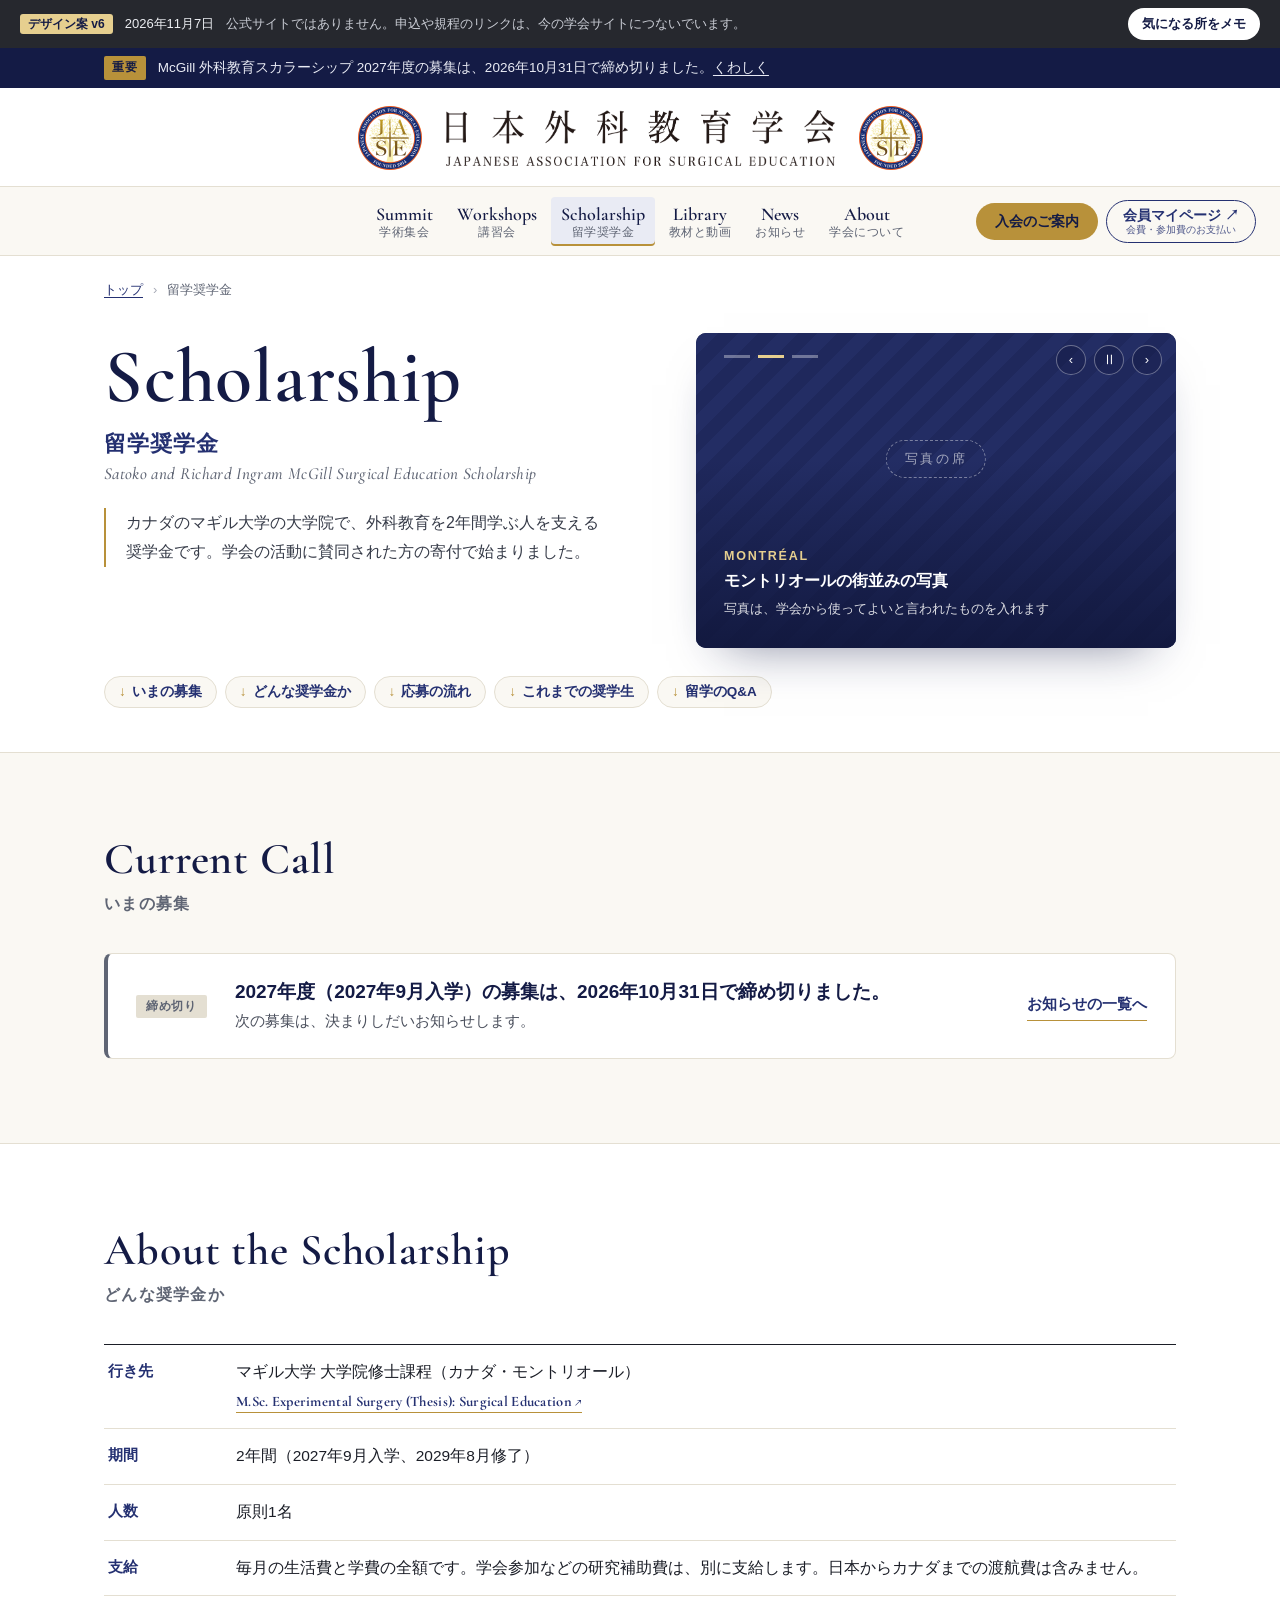
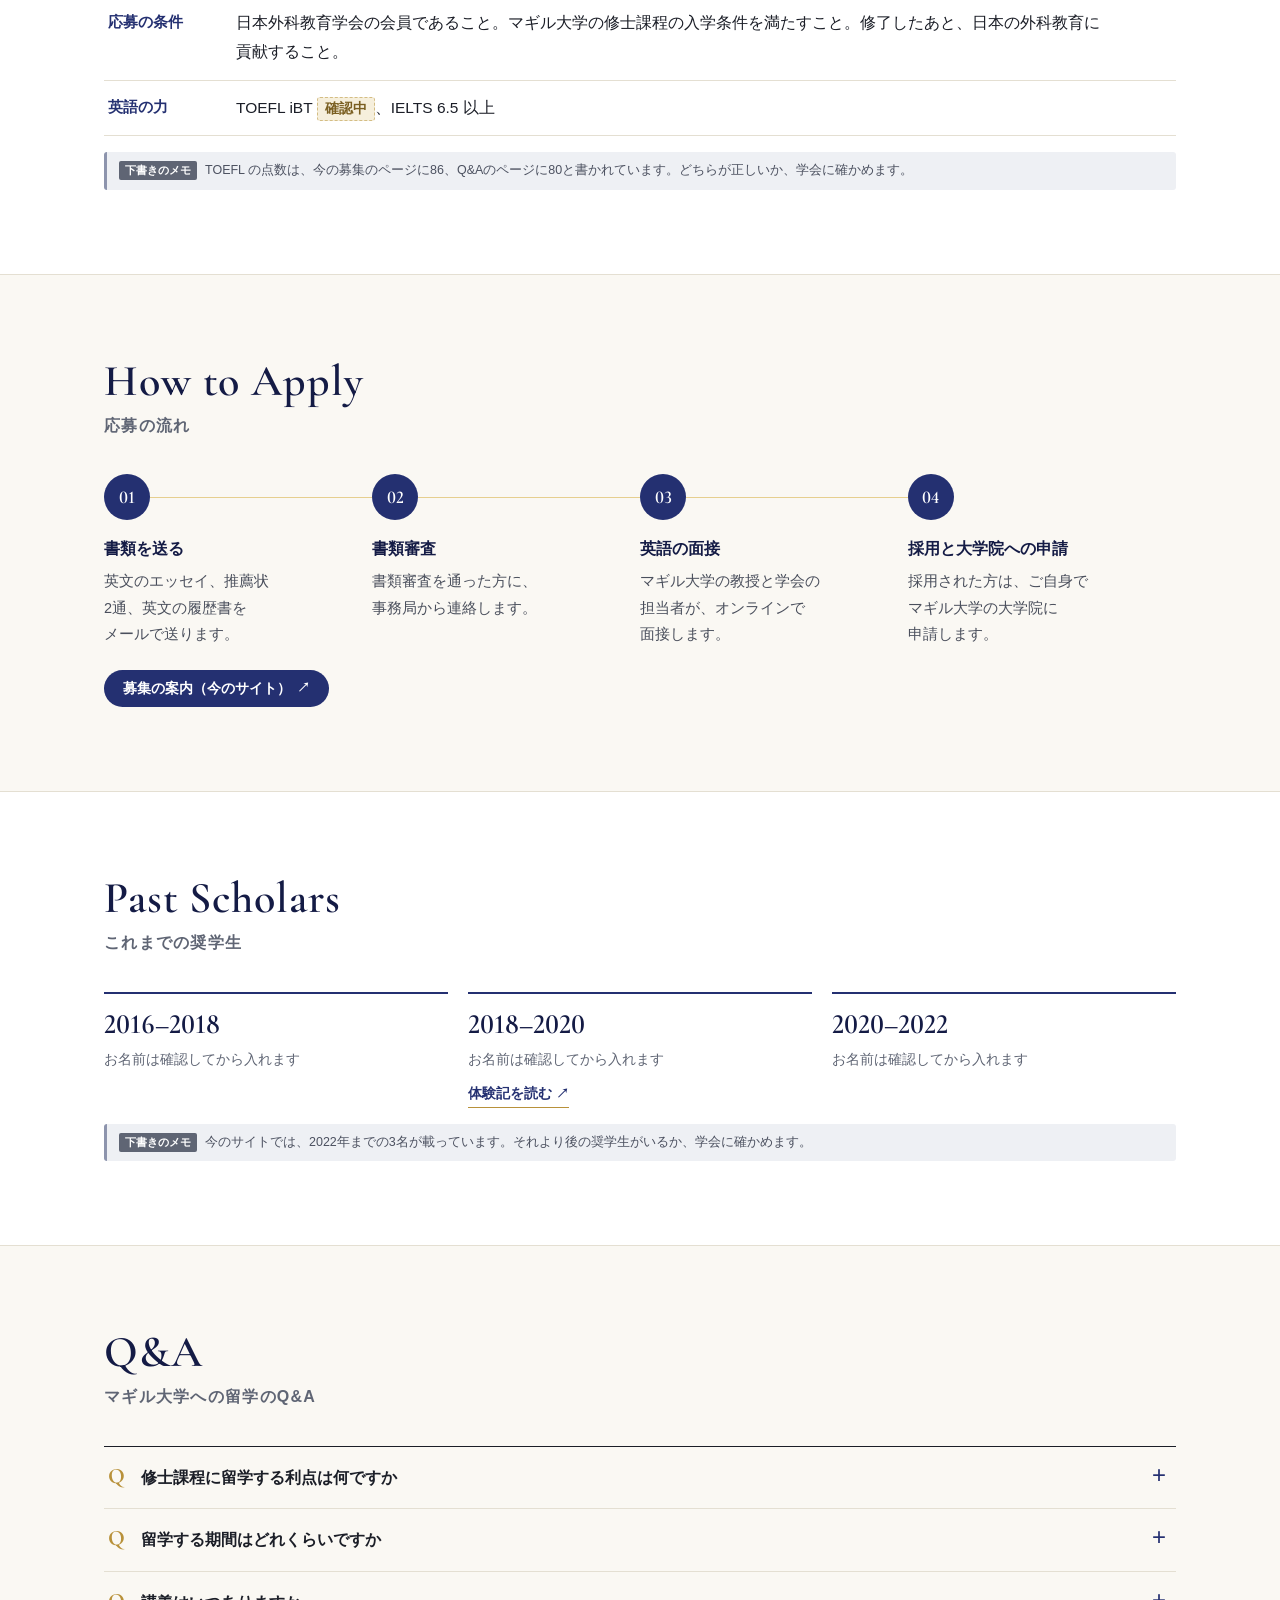
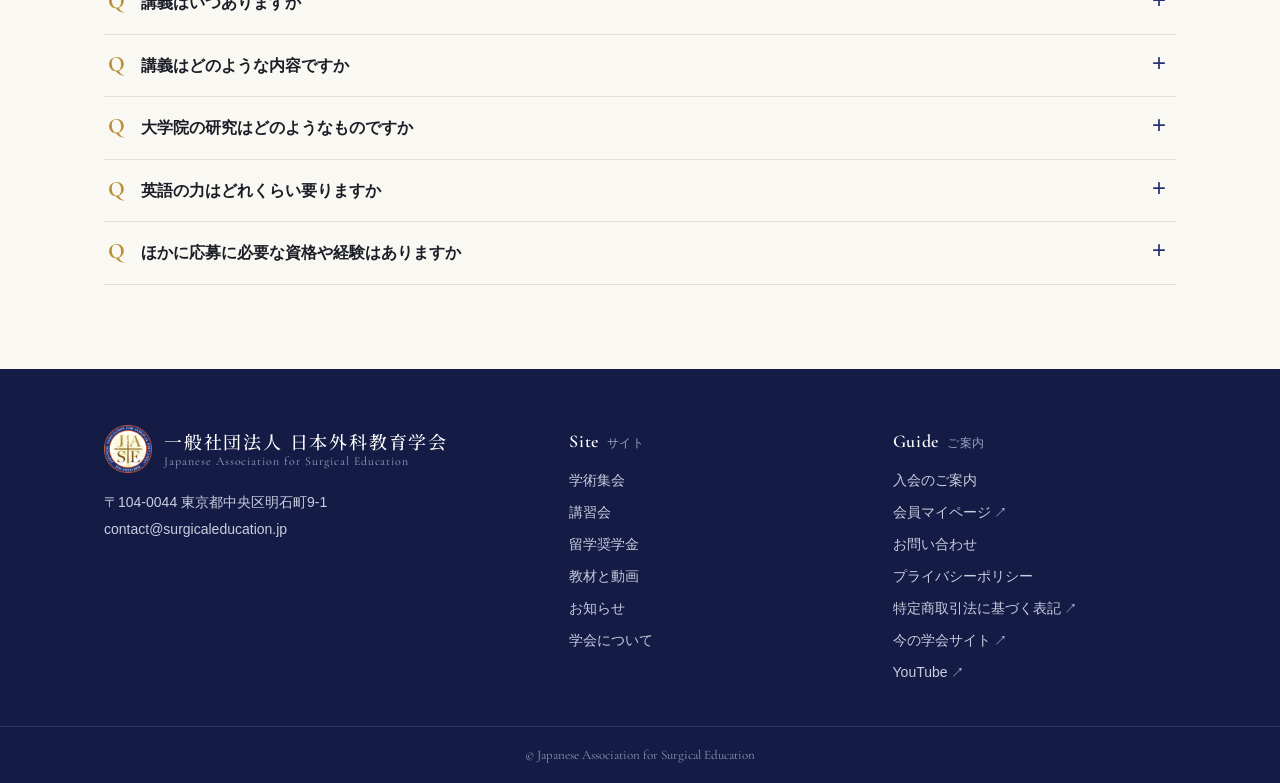
<file: scholarship.html>
<!doctype html>
<html lang="ja">
<head>
<meta charset="utf-8">
<meta name="viewport" content="width=device-width,initial-scale=1">
<title>【デザイン案】留学奨学金｜日本外科教育学会</title>
<meta name="robots" content="noindex,nofollow">
<meta name="description" content="カナダのマギル大学の大学院で外科教育を学ぶ人を支える、Satoko and Richard Ingram McGill Surgical Education Scholarship のご案内です。">
<link rel="preconnect" href="https://fonts.googleapis.com">
<link rel="preconnect" href="https://fonts.gstatic.com" crossorigin>
<link href="https://fonts.googleapis.com/css2?family=Cormorant+Garamond:ital,wght@0,500;0,600;1,500&display=swap" rel="stylesheet">
<!-- ロゴの帯の和文（明朝・仮置き）。使う字だけを読みこむ -->
<link href="https://fonts.googleapis.com/css2?family=Noto+Serif+JP:wght@500&text=%E4%B8%80%E8%88%AC%E7%A4%BE%E5%9B%A3%E6%B3%95%E4%BA%BA%E6%97%A5%E6%9C%AC%E5%A4%96%E7%A7%91%E6%95%99%E8%82%B2%E5%AD%A6%E4%BC%9A&display=swap" rel="stylesheet">
<link rel="stylesheet" href="style.css">
<link rel="stylesheet" href="draft-tools/memo.css">
</head>
<body data-page="留学奨学金">

<!-- 帯・お知らせの帯・ヘッダー・フッターは index.html から tools/parts.py で写す。ここでは直さない -->
<!-- part:bar -->
<!-- 下書きの帯：公開する本番では、この帯と draft-tools/ と robots の行を外す -->
<div class="dm-bar dm-ui" data-version="v6" data-date="2026-11-07">
<p><b>デザイン案 v6</b><span class="dm-date">2026年11月7日</span><span class="dm-warn">公式サイトではありません。申込や規程のリンクは、今の学会サイトにつないでいます。</span></p>
<button type="button" class="dm-toggle" aria-pressed="false">気になる所をメモ<span class="dm-count"></span></button>
</div>
<!-- /part:bar -->
<!-- part:notice -->
<div class="notice" data-sec="重要なお知らせの帯" role="region" aria-label="重要なお知らせ">
<div class="wrap"><b>重要</b><span>McGill 外科教育スカラーシップ 2027年度の募集は、2026年10月31日で締め切りました。<a href="scholarship.html">くわしく</a></span></div>
</div>
<!-- /part:notice -->
<!-- part:header -->
<!-- ロゴの帯：両側に紋章（白い方のB）、間に学会名。どちらも2026年11月7日に届いた正式なロゴ（JASE_logo3_B）から切り出した画像 -->
<div class="banner" data-sec="ロゴの帯">
<div class="wrap">
<a class="lockup" href="index.html" aria-label="日本外科教育学会 トップへ">
<img src="img/jase_seal.png" alt="日本外科教育学会の紋章">
<img class="wordmark" src="img/jase_wordmark.png" alt="" width="389" height="56">
<img src="img/jase_seal.png" alt="">
</a>
</div>
</div>
<header class="hd" data-sec="メニュー">
<div class="wrap">
<a class="mini" href="index.html" aria-label="日本外科教育学会 トップへ" tabindex="-1"><img src="img/jase_seal.png" alt=""></a>
<nav class="gnav" aria-label="メインメニュー">
<a href="summit.html"><b>Summit</b><span>学術集会</span></a>
<a href="workshops.html"><b>Workshops</b><span>講習会</span></a>
<a href="scholarship.html" aria-current="page"><b>Scholarship</b><span>留学奨学金</span></a>
<a href="library.html"><b>Library</b><span>教材と動画</span></a>
<a href="news.html"><b>News</b><span>お知らせ</span></a>
<a href="about.html"><b>About</b><span>学会について</span></a>
<a class="sp-only ext" href="https://surgicaleducation.smoosy.atlas.jp/mypage/login" target="_blank" rel="noopener">会員マイページ</a>
</nav>
<div class="acts">
<a class="btn join" href="join.html">入会のご案内</a>
<a class="btn my" href="https://surgicaleducation.smoosy.atlas.jp/mypage/login" target="_blank" rel="noopener"><span>会員マイページ ↗</span><small>会費・参加費のお支払い</small></a>
<button class="menu-btn" aria-label="メニューを開く" aria-expanded="false"><i></i></button>
</div>
</div>
</header>
<!-- /part:header -->

<main>
<section class="ph" data-sec="ページの見出し">
<div class="wrap">
<nav class="crumb" aria-label="現在地"><a href="index.html">トップ</a><i>›</i><span>留学奨学金</span></nav>
<div class="ph-body has-side">
<div class="ph-main">
<p class="ph-en">Scholarship</p>
<h1>留学奨学金<small>Satoko and Richard Ingram McGill Surgical Education Scholarship</small></h1>
<p class="ph-lead phrase">カナダのマギル大学の大学院で、外科教育を2年間学ぶ人を支える奨学金です。学会の活動に賛同された方の寄付で始まりました。</p>
</div>
<div class="car side photos" aria-roledescription="carousel" aria-label="マギル大学とモントリオールの写真">
<div class="track">
<article class="slide ph-photo" aria-roledescription="slide" aria-label="1枚目（全3枚）">
<div class="bg"></div>
<p class="kind">McGILL UNIVERSITY</p>
<p class="ja">マギル大学のキャンパスの写真</p>
<p class="meta">写真は、学会から使ってよいと言われたものを入れます</p>
</article>
<article class="slide ph-photo" aria-roledescription="slide" aria-label="2枚目（全3枚）">
<div class="bg"></div>
<p class="kind">MONTRÉAL</p>
<p class="ja">モントリオールの街並みの写真</p>
<p class="meta">写真は、学会から使ってよいと言われたものを入れます</p>
</article>
<article class="slide ph-photo" aria-roledescription="slide" aria-label="3枚目（全3枚）">
<div class="bg"></div>
<p class="kind">GRADUATE STUDY</p>
<p class="ja">大学院の授業と研究の様子の写真</p>
<p class="meta">写真は、学会から使ってよいと言われたものを入れます</p>
</article>
</div>
<div class="dots" role="tablist"><button aria-label="1枚目" aria-current="true"></button><button aria-label="2枚目"></button><button aria-label="3枚目"></button></div>
<div class="car-ui"><button class="prev" aria-label="前へ">‹</button><button class="pause" aria-label="自動の切りかえを止める">Ⅱ</button><button class="next" aria-label="次へ">›</button></div>
</div>
</div>
<nav class="toc" aria-label="このページの中"><a href="#now">いまの募集</a><a href="#about">どんな奨学金か</a><a href="#flow">応募の流れ</a><a href="#scholars">これまでの奨学生</a><a href="#qa">留学のQ&amp;A</a></nav>
</div>
</section>

<section class="sec" id="now" data-sec="いまの募集">
<div class="wrap">
<div class="sec-hd"><div><span class="en">Current Call</span><h2>いまの募集</h2></div></div>
<div class="status-band">
<span class="st closed">締め切り</span>
<div><b class="phrase">2027年度（<span class="nw">2027年9月入学</span>）の募集は、<span class="nw">2026年10月31日</span>で締め切りました。</b><p>次の募集は、決まりしだいお知らせします。</p></div>
<a class="more-link" href="news.html">お知らせの一覧へ</a>
</div>
</div>
</section>

<section class="sec white" id="about" data-sec="どんな奨学金か">
<div class="wrap">
<div class="sec-hd"><div><span class="en">About the Scholarship</span><h2>どんな奨学金か</h2></div></div>
<dl class="facts">
<dt>行き先</dt><dd>マギル大学 大学院修士課程（カナダ・モントリオール）<br><a class="en more-link ext" href="https://www.mcgill.ca/surgicalandinterventionalsciences/programs/master-programs/msc-surgical-education-concentration" target="_blank" rel="noopener">M.Sc. Experimental Surgery (Thesis): Surgical Education </a></dd>
<dt>期間</dt><dd>2年間（<span class="nw">2027年9月入学</span>、<span class="nw">2029年8月修了</span>）</dd>
<dt>人数</dt><dd>原則1名</dd>
<dt>支給</dt><dd>毎月の生活費と学費の全額です。学会参加などの研究補助費は、別に支給します。日本からカナダまでの渡航費は含みません。</dd>
<dt>応募の条件</dt><dd>日本外科教育学会の<span class="nw">会員であること。</span>マギル大学の修士課程の入学条件を満たすこと。修了したあと、日本の外科教育に貢献すること。</dd>
<dt>英語の力</dt><dd>TOEFL iBT <span class="tbd">確認中</span>、<span class="nw">IELTS 6.5 以上</span></dd>
</dl>
<p class="dm-note dm-ui">TOEFL の点数は、今の募集のページに86、Q&amp;Aのページに80と書かれています。どちらが正しいか、学会に確かめます。</p>
</div>
</section>

<section class="sec" id="flow" data-sec="応募の流れ">
<div class="wrap">
<div class="sec-hd"><div><span class="en">How to Apply</span><h2>応募の流れ</h2></div></div>
<ol class="steps" style="--n:4">
<li><b>書類を送る</b><p>英文のエッセイ、推薦状2通、英文の履歴書をメールで送ります。</p></li>
<li><b>書類審査</b><p>書類審査を通った方に、事務局から連絡します。</p></li>
<li><b>英語の面接</b><p>マギル大学の教授と学会の担当者が、オンラインで面接します。</p></li>
<li><b>採用と大学院への申請</b><p>採用された方は、ご自身でマギル大学の大学院に申請します。</p></li>
</ol>
<div class="btns"><a class="btn navy ext" href="https://surgicaleducation.jp/mcgill.html" target="_blank" rel="noopener">募集の案内（今のサイト）</a></div>
</div>
</section>

<section class="sec white" id="scholars" data-sec="これまでの奨学生">
<div class="wrap">
<div class="sec-hd"><div><span class="en">Past Scholars</span><h2>これまでの奨学生</h2></div></div>
<div class="scholars">
<div class="scholar"><p class="yr">2016–2018</p><span class="nm">お名前は確認してから入れます</span></div>
<div class="scholar"><p class="yr">2018–2020</p><span class="nm">お名前は確認してから入れます</span><a class="ext" href="https://surgicaleducation.jp/mcgill_past.html" target="_blank" rel="noopener">体験記を読む </a></div>
<div class="scholar"><p class="yr">2020–2022</p><span class="nm">お名前は確認してから入れます</span></div>
</div>
<p class="dm-note dm-ui">今のサイトでは、2022年までの3名が載っています。それより後の奨学生がいるか、学会に確かめます。</p>
</div>
</section>

<section class="sec" id="qa" data-sec="留学のQ&amp;A">
<div class="wrap">
<div class="sec-hd"><div><span class="en">Q&amp;A</span><h2>マギル大学への留学のQ&amp;A</h2></div></div>
<div class="faq">
<details><summary>修士課程に留学する利点は何ですか</summary><div class="a"><p>修士の学位という、形のある成果が得られます。英語を使う量が多いので、英語の力が伸びます。教員や同級生とのつながりは、帰国したあとの共同研究にも生かせます。カナダでは、修了したあとに最大3年間働ける許可を得られることも利点です。</p></div></details>
<details><summary>留学する期間はどれくらいですか</summary><div class="a"><p>基本は2年間です。</p></div></details>
<details><summary>講義はいつありますか</summary><div class="a"><p>秋学期（9月から12月）と冬学期（1月から4月）に開かれます。夏学期（5月と6月）に、短く集中して開かれる講義もあります。</p></div></details>
<details><summary>講義はどのような内容ですか</summary><div class="a"><p>1つのコースは週に1回、3時間ほどで、12週から13週続きます。修了までに5コース以上を取ります。外科教育の基礎のほか、医療とAI、統計、シミュレーションの技術、英語の論文の書き方などから選べます。講義は討論が中心です。</p></div></details>
<details><summary>大学院の研究はどのようなものですか</summary><div class="a"><p>学位論文は、文献のレビューと、自分で行う研究が基本です。2年間に2回か3回、指導教員とほかの教授の前で研究を発表し、助言を受けます。</p></div></details>
<details><summary>英語の力はどれくらい要りますか</summary><div class="a"><p>マギル大学の大学院が求める点数は、TOEFL <span class="tbd">確認中</span>、<span class="nw">IELTS 6.5 以上</span>です。ただし、これは最低の線です。授業の討論についていくには、しっかりした英語の力が要ります。</p></div></details>
<details><summary>ほかに応募に必要な資格や経験はありますか</summary><div class="a"><p>博士号の有無は問いません。研究の経験と、英語の原著論文を書いた経験があると望ましいです。各科の専門医に相当する、臨床の経験が必要です。</p></div></details>
</div>
</div>
</section>
</main>

<!-- part:footer -->
<footer class="ft" data-sec="フッター">
<div class="wrap">
<div>
<a class="brand" href="index.html"><img src="img/jase_seal.png" alt=""><div><b>一般社団法人 日本外科教育学会</b><span>Japanese Association for Surgical Education</span></div></a>
<address>〒104-0044 東京都中央区明石町9-1<br>contact@surgicaleducation.jp</address>
</div>
<div><h3>Site<small>サイト</small></h3><ul><li><a href="summit.html">学術集会</a></li><li><a href="workshops.html">講習会</a></li><li><a href="scholarship.html">留学奨学金</a></li><li><a href="library.html">教材と動画</a></li><li><a href="news.html">お知らせ</a></li><li><a href="about.html">学会について</a></li></ul></div>
<div><h3>Guide<small>ご案内</small></h3><ul><li><a href="join.html">入会のご案内</a></li><li><a class="ext" href="https://surgicaleducation.smoosy.atlas.jp/mypage/login" target="_blank" rel="noopener">会員マイページ </a></li><li><a href="contact.html">お問い合わせ</a></li><li><a href="#" data-todo="page">プライバシーポリシー</a></li><li><a class="ext" href="https://surgicaleducation.jp/commerce.html" target="_blank" rel="noopener">特定商取引法に基づく表記 </a></li><li><a class="ext" href="https://surgicaleducation.jp/index.html" target="_blank" rel="noopener">今の学会サイト </a></li><li><a class="ext" href="https://www.youtube.com/@JASESocial" target="_blank" rel="noopener">YouTube </a></li></ul></div>
</div>
<p class="copy">© Japanese Association for Surgical Education</p>
</footer>
<!-- /part:footer -->

<script src="site.js"></script>
<script src="draft-tools/memo.js"></script>
</body>
</html>
</file>
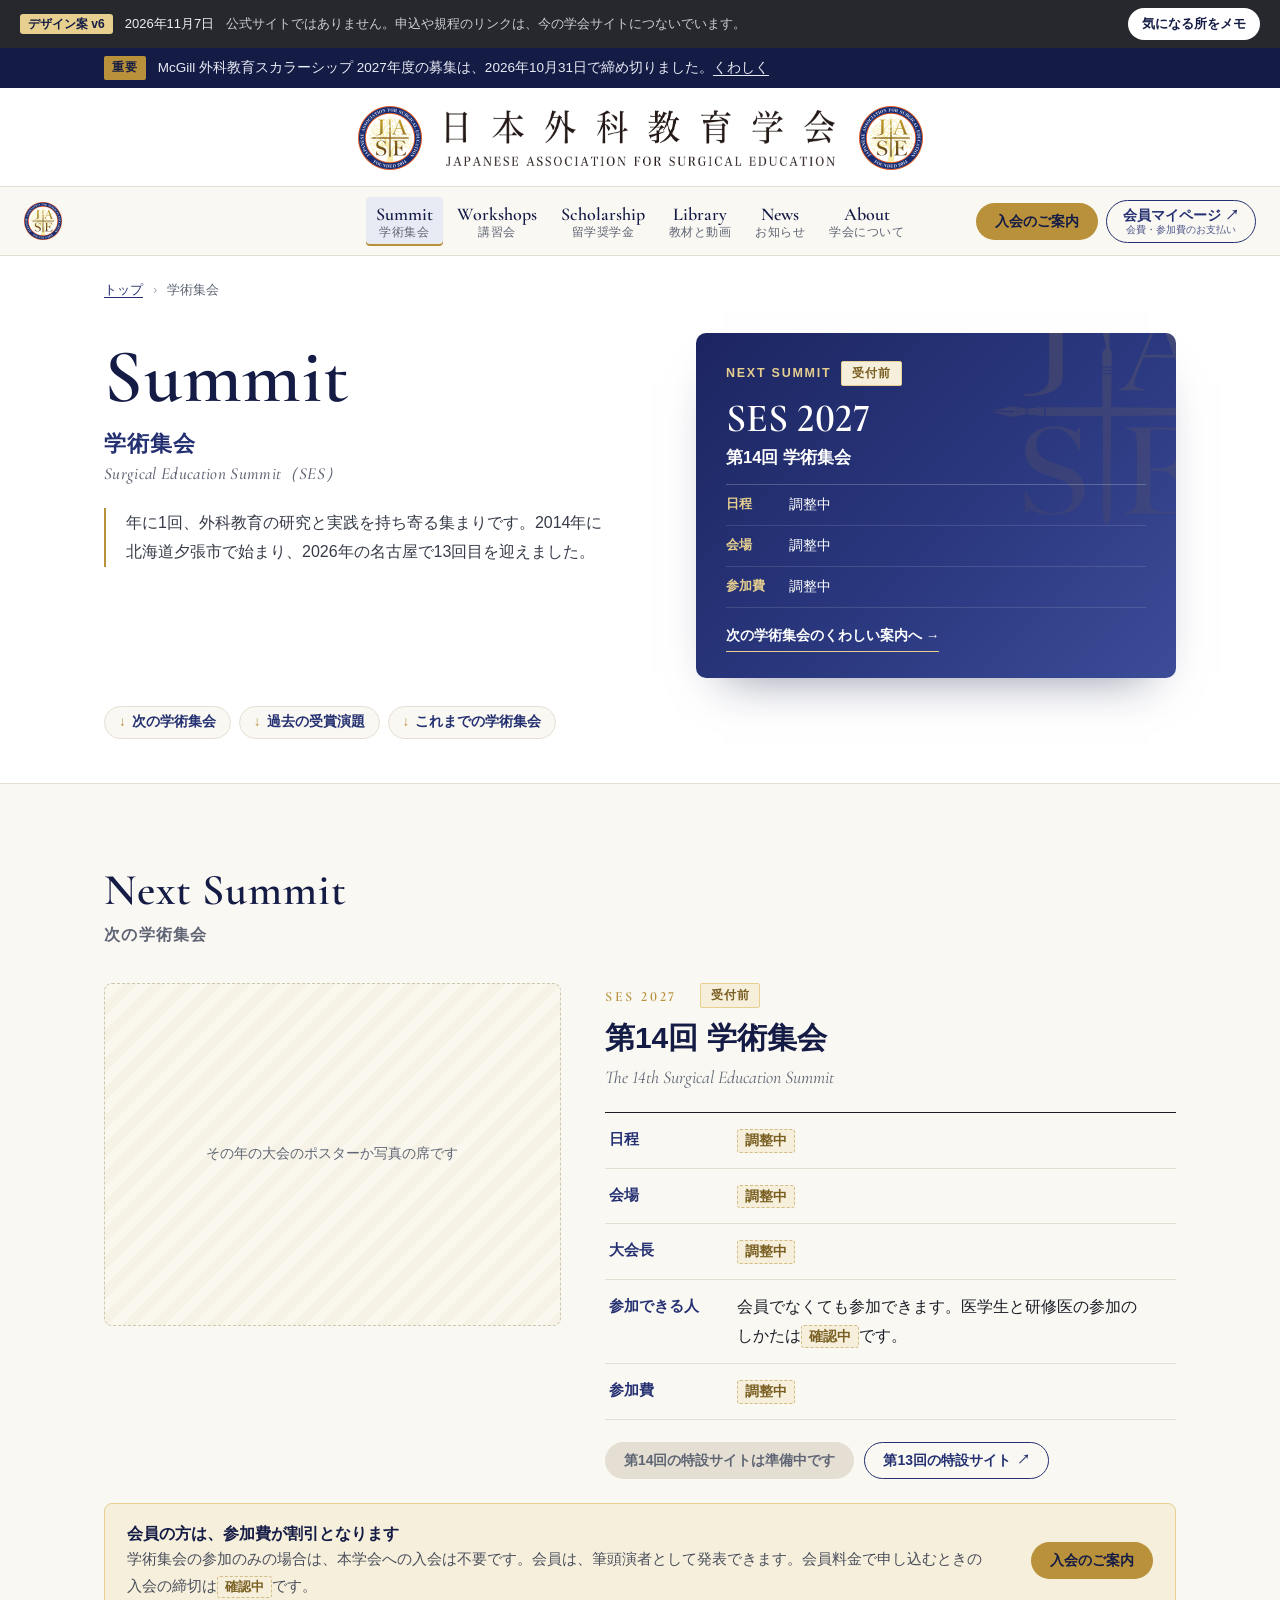
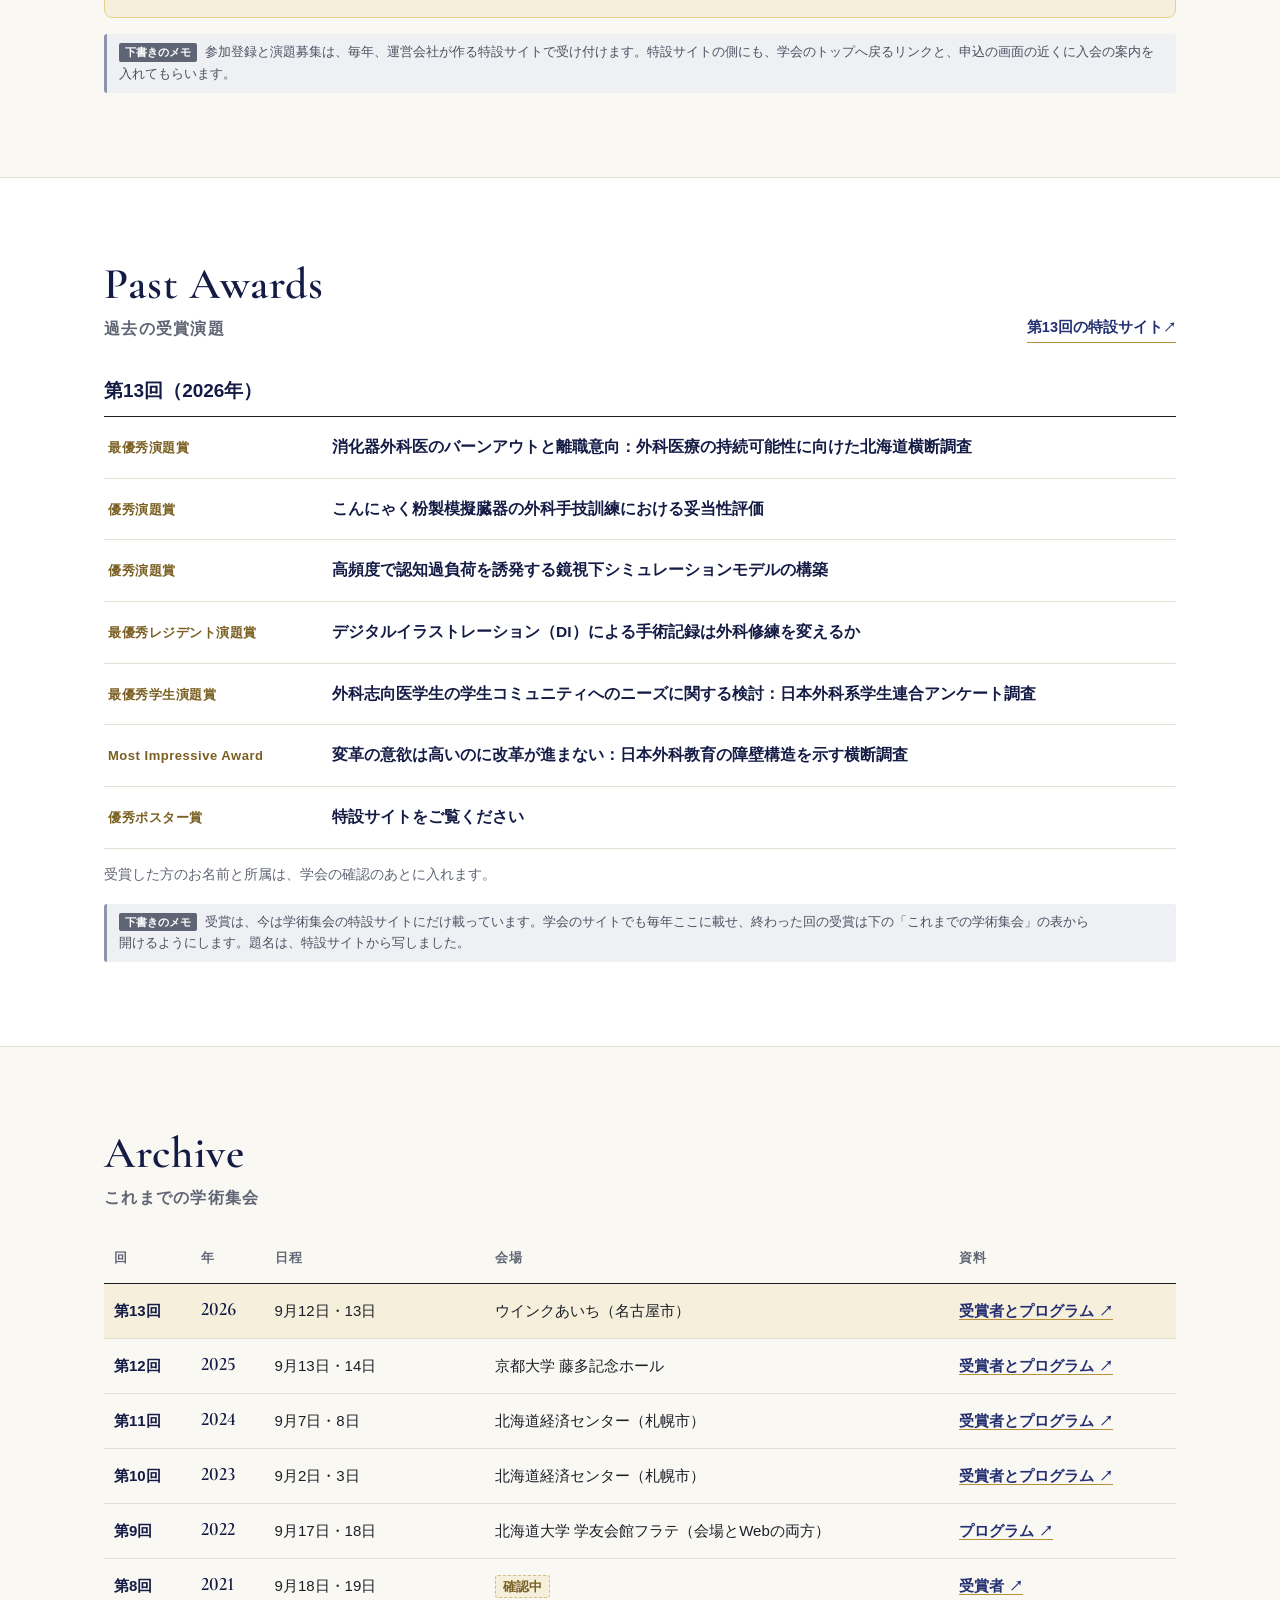
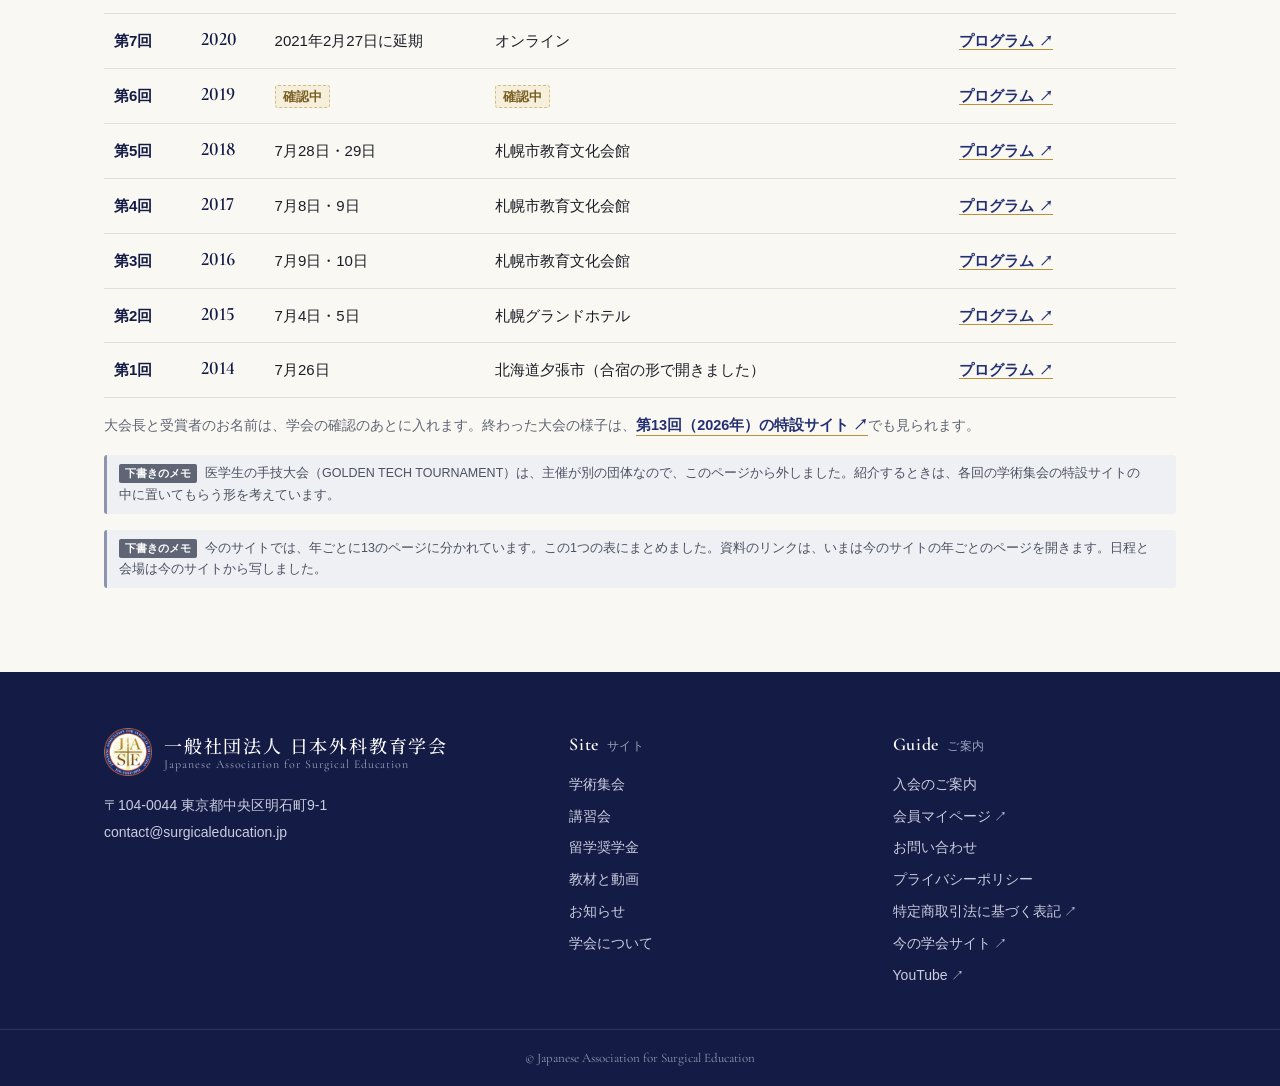
<file: summit.html>
<!doctype html>
<html lang="ja">
<head>
<meta charset="utf-8">
<meta name="viewport" content="width=device-width,initial-scale=1">
<title>【デザイン案】学術集会｜日本外科教育学会</title>
<meta name="robots" content="noindex,nofollow">
<meta name="description" content="日本外科教育学会の学術集会（Surgical Education Summit）のご案内です。次の学術集会、過去の受賞演題、これまでの学術集会の一覧を載せています。">
<link rel="preconnect" href="https://fonts.googleapis.com">
<link rel="preconnect" href="https://fonts.gstatic.com" crossorigin>
<link href="https://fonts.googleapis.com/css2?family=Cormorant+Garamond:ital,wght@0,500;0,600;1,500&display=swap" rel="stylesheet">
<!-- ロゴの帯の和文（明朝・仮置き）。使う字だけを読みこむ -->
<link href="https://fonts.googleapis.com/css2?family=Noto+Serif+JP:wght@500&text=%E4%B8%80%E8%88%AC%E7%A4%BE%E5%9B%A3%E6%B3%95%E4%BA%BA%E6%97%A5%E6%9C%AC%E5%A4%96%E7%A7%91%E6%95%99%E8%82%B2%E5%AD%A6%E4%BC%9A&display=swap" rel="stylesheet">
<link rel="stylesheet" href="style.css">
<link rel="stylesheet" href="draft-tools/memo.css">
</head>
<body data-page="学術集会">

<!-- 帯・お知らせの帯・ヘッダー・フッターは index.html から tools/parts.py で写す。ここでは直さない -->
<!-- part:bar -->
<!-- 下書きの帯：公開する本番では、この帯と draft-tools/ と robots の行を外す -->
<div class="dm-bar dm-ui" data-version="v6" data-date="2026-11-07">
<p><b>デザイン案 v6</b><span class="dm-date">2026年11月7日</span><span class="dm-warn">公式サイトではありません。申込や規程のリンクは、今の学会サイトにつないでいます。</span></p>
<button type="button" class="dm-toggle" aria-pressed="false">気になる所をメモ<span class="dm-count"></span></button>
</div>
<!-- /part:bar -->
<!-- part:notice -->
<div class="notice" data-sec="重要なお知らせの帯" role="region" aria-label="重要なお知らせ">
<div class="wrap"><b>重要</b><span>McGill 外科教育スカラーシップ 2027年度の募集は、2026年10月31日で締め切りました。<a href="scholarship.html">くわしく</a></span></div>
</div>
<!-- /part:notice -->
<!-- part:header -->
<!-- ロゴの帯：両側に紋章（白い方のB）、間に学会名。どちらも2026年11月7日に届いた正式なロゴ（JASE_logo3_B）から切り出した画像 -->
<div class="banner" data-sec="ロゴの帯">
<div class="wrap">
<a class="lockup" href="index.html" aria-label="日本外科教育学会 トップへ">
<img src="img/jase_seal.png" alt="日本外科教育学会の紋章">
<img class="wordmark" src="img/jase_wordmark.png" alt="" width="389" height="56">
<img src="img/jase_seal.png" alt="">
</a>
</div>
</div>
<header class="hd" data-sec="メニュー">
<div class="wrap">
<a class="mini" href="index.html" aria-label="日本外科教育学会 トップへ" tabindex="-1"><img src="img/jase_seal.png" alt=""></a>
<nav class="gnav" aria-label="メインメニュー">
<a href="summit.html" aria-current="page"><b>Summit</b><span>学術集会</span></a>
<a href="workshops.html"><b>Workshops</b><span>講習会</span></a>
<a href="scholarship.html"><b>Scholarship</b><span>留学奨学金</span></a>
<a href="library.html"><b>Library</b><span>教材と動画</span></a>
<a href="news.html"><b>News</b><span>お知らせ</span></a>
<a href="about.html"><b>About</b><span>学会について</span></a>
<a class="sp-only ext" href="https://surgicaleducation.smoosy.atlas.jp/mypage/login" target="_blank" rel="noopener">会員マイページ</a>
</nav>
<div class="acts">
<a class="btn join" href="join.html">入会のご案内</a>
<a class="btn my" href="https://surgicaleducation.smoosy.atlas.jp/mypage/login" target="_blank" rel="noopener"><span>会員マイページ ↗</span><small>会費・参加費のお支払い</small></a>
<button class="menu-btn" aria-label="メニューを開く" aria-expanded="false"><i></i></button>
</div>
</div>
</header>
<!-- /part:header -->

<main>
<section class="ph" data-sec="ページの見出し">
<div class="wrap">
<nav class="crumb" aria-label="現在地"><a href="index.html">トップ</a><i>›</i><span>学術集会</span></nav>
<div class="ph-body has-side">
<div class="ph-main">
<p class="ph-en">Summit</p>
<h1>学術集会<small>Surgical Education Summit（SES）</small></h1>
<p class="ph-lead phrase">年に1回、外科教育の研究と実践を持ち寄る集まりです。2014年に北海道夕張市で始まり、2026年の名古屋で13回目を迎えました。</p>
</div>
<aside class="ph-side ph-card" aria-label="次の学術集会のあらまし">
<p class="kind">NEXT SUMMIT<span class="st soon">受付前</span></p>
<p class="big">SES 2027</p>
<p class="ja">第14回 学術集会</p>
<dl><dt>日程</dt><dd>調整中</dd><dt>会場</dt><dd>調整中</dd><dt>参加費</dt><dd>調整中</dd></dl>
<a class="go" href="#next">次の学術集会のくわしい案内へ</a>
</aside>
</div>
<nav class="toc" aria-label="このページの中"><a href="#next">次の学術集会</a><a href="#awards">過去の受賞演題</a><a href="#archive">これまでの学術集会</a></nav>
</div>
</section>

<section class="sec" id="next" data-sec="次の学術集会">
<div class="wrap">
<div class="sec-hd"><div><span class="en">Next Summit</span><h2>次の学術集会</h2></div></div>
<div class="next-box">
<div class="fill photo">その年の大会のポスターか写真の席です</div>
<div>
<p class="kicker">SES 2027　<span class="st soon">受付前</span></p>
<h3>第14回 学術集会</h3>
<p class="sub">The 14th Surgical Education Summit</p>
<dl class="facts">
<dt>日程</dt><dd><span class="tbd">調整中</span></dd>
<dt>会場</dt><dd><span class="tbd">調整中</span></dd>
<dt>大会長</dt><dd><span class="tbd">調整中</span></dd>
<dt>参加できる人</dt><dd>会員でなくても参加できます。医学生と研修医の参加のしかたは<span class="tbd">確認中</span>です。</dd>
<dt>参加費</dt><dd><span class="tbd">調整中</span></dd>
</dl>
<div class="btns"><span class="btn off">第14回の特設サイトは準備中です</span><a class="btn line ext" href="https://surgicaleducation.jp/SES2026/" target="_blank" rel="noopener" style="color:var(--navy)">第13回の特設サイト</a></div>
</div>
</div>
<div class="join-note">
<div><b>会員の方は、参加費が割引となります</b><p>学術集会の参加のみの場合は、本学会への入会は不要です。会員は、筆頭演者として発表できます。会員料金で申し込むときの入会の締切は<span class="tbd">確認中</span>です。</p></div>
<a class="btn join" href="join.html">入会のご案内</a>
</div>
<p class="dm-note dm-ui">参加登録と演題募集は、毎年、運営会社が作る特設サイトで受け付けます。特設サイトの側にも、学会のトップへ戻るリンクと、申込の画面の近くに入会の案内を入れてもらいます。</p>
</div>
</section>

<section class="sec white" id="awards" data-sec="過去の受賞演題">
<div class="wrap">
<div class="sec-hd"><div><span class="en">Past Awards</span><h2>過去の受賞演題</h2></div><a class="link ext" href="https://surgicaleducation.jp/SES2026/" target="_blank" rel="noopener">第13回の特設サイト</a></div>
<p class="h3">第13回（<span class="nw">2026年</span>）</p>
<ul class="awards">
<li><span class="aw">最優秀演題賞</span><b>消化器外科医のバーンアウトと離職意向：外科医療の持続可能性に向けた北海道横断調査</b></li>
<li><span class="aw">優秀演題賞</span><b>こんにゃく粉製模擬臓器の外科手技訓練における妥当性評価</b></li>
<li><span class="aw">優秀演題賞</span><b>高頻度で認知過負荷を誘発する鏡視下シミュレーションモデルの構築</b></li>
<li><span class="aw">最優秀レジデント演題賞</span><b>デジタルイラストレーション（DI）による手術記録は外科修練を変えるか</b></li>
<li><span class="aw">最優秀学生演題賞</span><b>外科志向医学生の学生コミュニティへのニーズに関する検討：日本外科系学生連合アンケート調査</b></li>
<li><span class="aw">Most Impressive Award</span><b>変革の意欲は高いのに改革が進まない：日本外科教育の障壁構造を示す横断調査</b></li>
<li><span class="aw">優秀ポスター賞</span><b>特設サイトをご覧ください</b></li>
</ul>
<p class="tbl-note">受賞した方のお名前と所属は、学会の確認のあとに入れます。</p>
<p class="dm-note dm-ui">受賞は、今は学術集会の特設サイトにだけ載っています。学会のサイトでも毎年ここに載せ、終わった回の受賞は下の「これまでの学術集会」の表から開けるようにします。題名は、特設サイトから写しました。</p>
</div>
</section>

<section class="sec" id="archive" data-sec="これまでの学術集会">
<div class="wrap">
<div class="sec-hd"><div><span class="en">Archive</span><h2>これまでの学術集会</h2></div></div>
<table class="tbl">
<thead><tr><th scope="col">回</th><th scope="col">年</th><th scope="col">日程</th><th scope="col">会場</th><th scope="col">資料</th></tr></thead>
<tbody>
<tr class="latest"><th scope="row">第13回</th><td class="yr">2026</td><td data-label="日程">9月12日・13日</td><td data-label="会場">ウインクあいち（名古屋市）</td><td data-label="資料"><a class="ext" href="https://surgicaleducation.jp/SES2026/" target="_blank" rel="noopener">受賞者とプログラム </a></td></tr>
<tr><th scope="row">第12回</th><td class="yr">2025</td><td data-label="日程">9月13日・14日</td><td data-label="会場">京都大学 藤多記念ホール</td><td data-label="資料"><a class="ext" href="https://surgicaleducation.jp/SES/SES2025.html" target="_blank" rel="noopener">受賞者とプログラム </a></td></tr>
<tr><th scope="row">第11回</th><td class="yr">2024</td><td data-label="日程">9月7日・8日</td><td data-label="会場">北海道経済センター（札幌市）</td><td data-label="資料"><a class="ext" href="https://surgicaleducation.jp/SES/SES2024.html" target="_blank" rel="noopener">受賞者とプログラム </a></td></tr>
<tr><th scope="row">第10回</th><td class="yr">2023</td><td data-label="日程">9月2日・3日</td><td data-label="会場">北海道経済センター（札幌市）</td><td data-label="資料"><a class="ext" href="https://surgicaleducation.jp/SES/SES2023.html" target="_blank" rel="noopener">受賞者とプログラム </a></td></tr>
<tr><th scope="row">第9回</th><td class="yr">2022</td><td data-label="日程">9月17日・18日</td><td data-label="会場">北海道大学 学友会館フラテ（会場とWebの両方）</td><td data-label="資料"><a class="ext" href="https://surgicaleducation.jp/SES/SES2022.html" target="_blank" rel="noopener">プログラム </a></td></tr>
<tr><th scope="row">第8回</th><td class="yr">2021</td><td data-label="日程">9月18日・19日</td><td data-label="会場"><span class="tbd">確認中</span></td><td data-label="資料"><a class="ext" href="https://surgicaleducation.jp/SES/SES2021.html" target="_blank" rel="noopener">受賞者 </a></td></tr>
<tr><th scope="row">第7回</th><td class="yr">2020</td><td data-label="日程">2021年2月27日に延期</td><td data-label="会場">オンライン</td><td data-label="資料"><a class="ext" href="https://surgicaleducation.jp/SES/SES2020.html" target="_blank" rel="noopener">プログラム </a></td></tr>
<tr><th scope="row">第6回</th><td class="yr">2019</td><td data-label="日程"><span class="tbd">確認中</span></td><td data-label="会場"><span class="tbd">確認中</span></td><td data-label="資料"><a class="ext" href="https://surgicaleducation.jp/SES/SES2019.html" target="_blank" rel="noopener">プログラム </a></td></tr>
<tr><th scope="row">第5回</th><td class="yr">2018</td><td data-label="日程">7月28日・29日</td><td data-label="会場">札幌市教育文化会館</td><td data-label="資料"><a class="ext" href="https://surgicaleducation.jp/SES/SES2018.html" target="_blank" rel="noopener">プログラム </a></td></tr>
<tr><th scope="row">第4回</th><td class="yr">2017</td><td data-label="日程">7月8日・9日</td><td data-label="会場">札幌市教育文化会館</td><td data-label="資料"><a class="ext" href="https://surgicaleducation.jp/SES/SES2017.html" target="_blank" rel="noopener">プログラム </a></td></tr>
<tr><th scope="row">第3回</th><td class="yr">2016</td><td data-label="日程">7月9日・10日</td><td data-label="会場">札幌市教育文化会館</td><td data-label="資料"><a class="ext" href="https://surgicaleducation.jp/SES/SES2016.html" target="_blank" rel="noopener">プログラム </a></td></tr>
<tr><th scope="row">第2回</th><td class="yr">2015</td><td data-label="日程">7月4日・5日</td><td data-label="会場">札幌グランドホテル</td><td data-label="資料"><a class="ext" href="https://surgicaleducation.jp/SES/SES2015.html" target="_blank" rel="noopener">プログラム </a></td></tr>
<tr><th scope="row">第1回</th><td class="yr">2014</td><td data-label="日程">7月26日</td><td data-label="会場">北海道夕張市（合宿の形で開きました）</td><td data-label="資料"><a class="ext" href="https://surgicaleducation.jp/SES/SES2014.html" target="_blank" rel="noopener">プログラム </a></td></tr>
</tbody>
</table>
<p class="tbl-note">大会長と受賞者のお名前は、学会の確認のあとに入れます。終わった大会の様子は、<a class="more-link" href="https://surgicaleducation.jp/SES2026/" target="_blank" rel="noopener">第13回（2026年）の特設サイト ↗</a>でも見られます。</p>
<p class="dm-note dm-ui">医学生の手技大会（GOLDEN TECH TOURNAMENT）は、主催が別の団体なので、このページから外しました。紹介するときは、各回の学術集会の特設サイトの中に置いてもらう形を考えています。</p>
<p class="dm-note dm-ui">今のサイトでは、年ごとに13のページに分かれています。この1つの表にまとめました。資料のリンクは、いまは今のサイトの年ごとのページを開きます。日程と会場は今のサイトから写しました。</p>
</div>
</section>
</main>

<!-- part:footer -->
<footer class="ft" data-sec="フッター">
<div class="wrap">
<div>
<a class="brand" href="index.html"><img src="img/jase_seal.png" alt=""><div><b>一般社団法人 日本外科教育学会</b><span>Japanese Association for Surgical Education</span></div></a>
<address>〒104-0044 東京都中央区明石町9-1<br>contact@surgicaleducation.jp</address>
</div>
<div><h3>Site<small>サイト</small></h3><ul><li><a href="summit.html">学術集会</a></li><li><a href="workshops.html">講習会</a></li><li><a href="scholarship.html">留学奨学金</a></li><li><a href="library.html">教材と動画</a></li><li><a href="news.html">お知らせ</a></li><li><a href="about.html">学会について</a></li></ul></div>
<div><h3>Guide<small>ご案内</small></h3><ul><li><a href="join.html">入会のご案内</a></li><li><a class="ext" href="https://surgicaleducation.smoosy.atlas.jp/mypage/login" target="_blank" rel="noopener">会員マイページ </a></li><li><a href="contact.html">お問い合わせ</a></li><li><a href="#" data-todo="page">プライバシーポリシー</a></li><li><a class="ext" href="https://surgicaleducation.jp/commerce.html" target="_blank" rel="noopener">特定商取引法に基づく表記 </a></li><li><a class="ext" href="https://surgicaleducation.jp/index.html" target="_blank" rel="noopener">今の学会サイト </a></li><li><a class="ext" href="https://www.youtube.com/@JASESocial" target="_blank" rel="noopener">YouTube </a></li></ul></div>
</div>
<p class="copy">© Japanese Association for Surgical Education</p>
</footer>
<!-- /part:footer -->

<script src="site.js"></script>
<script src="draft-tools/memo.js"></script>
</body>
</html>
</file>
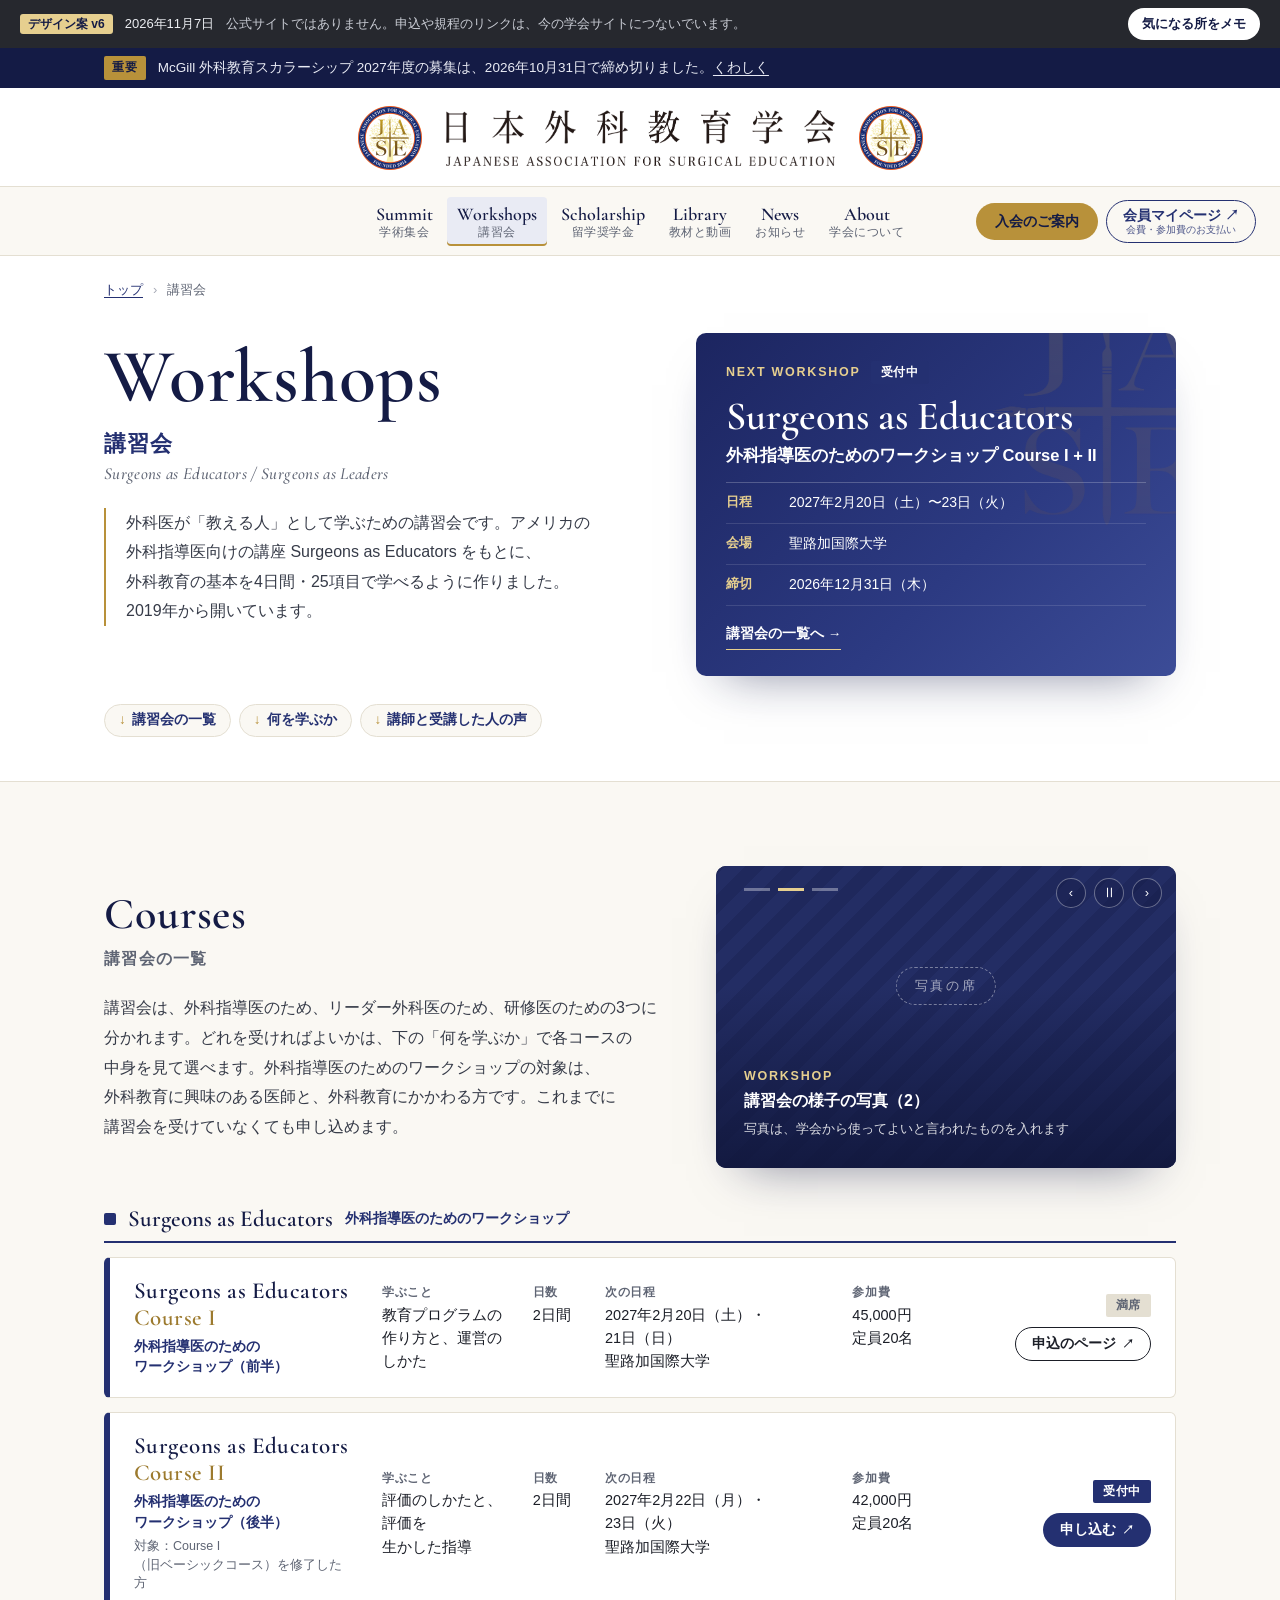
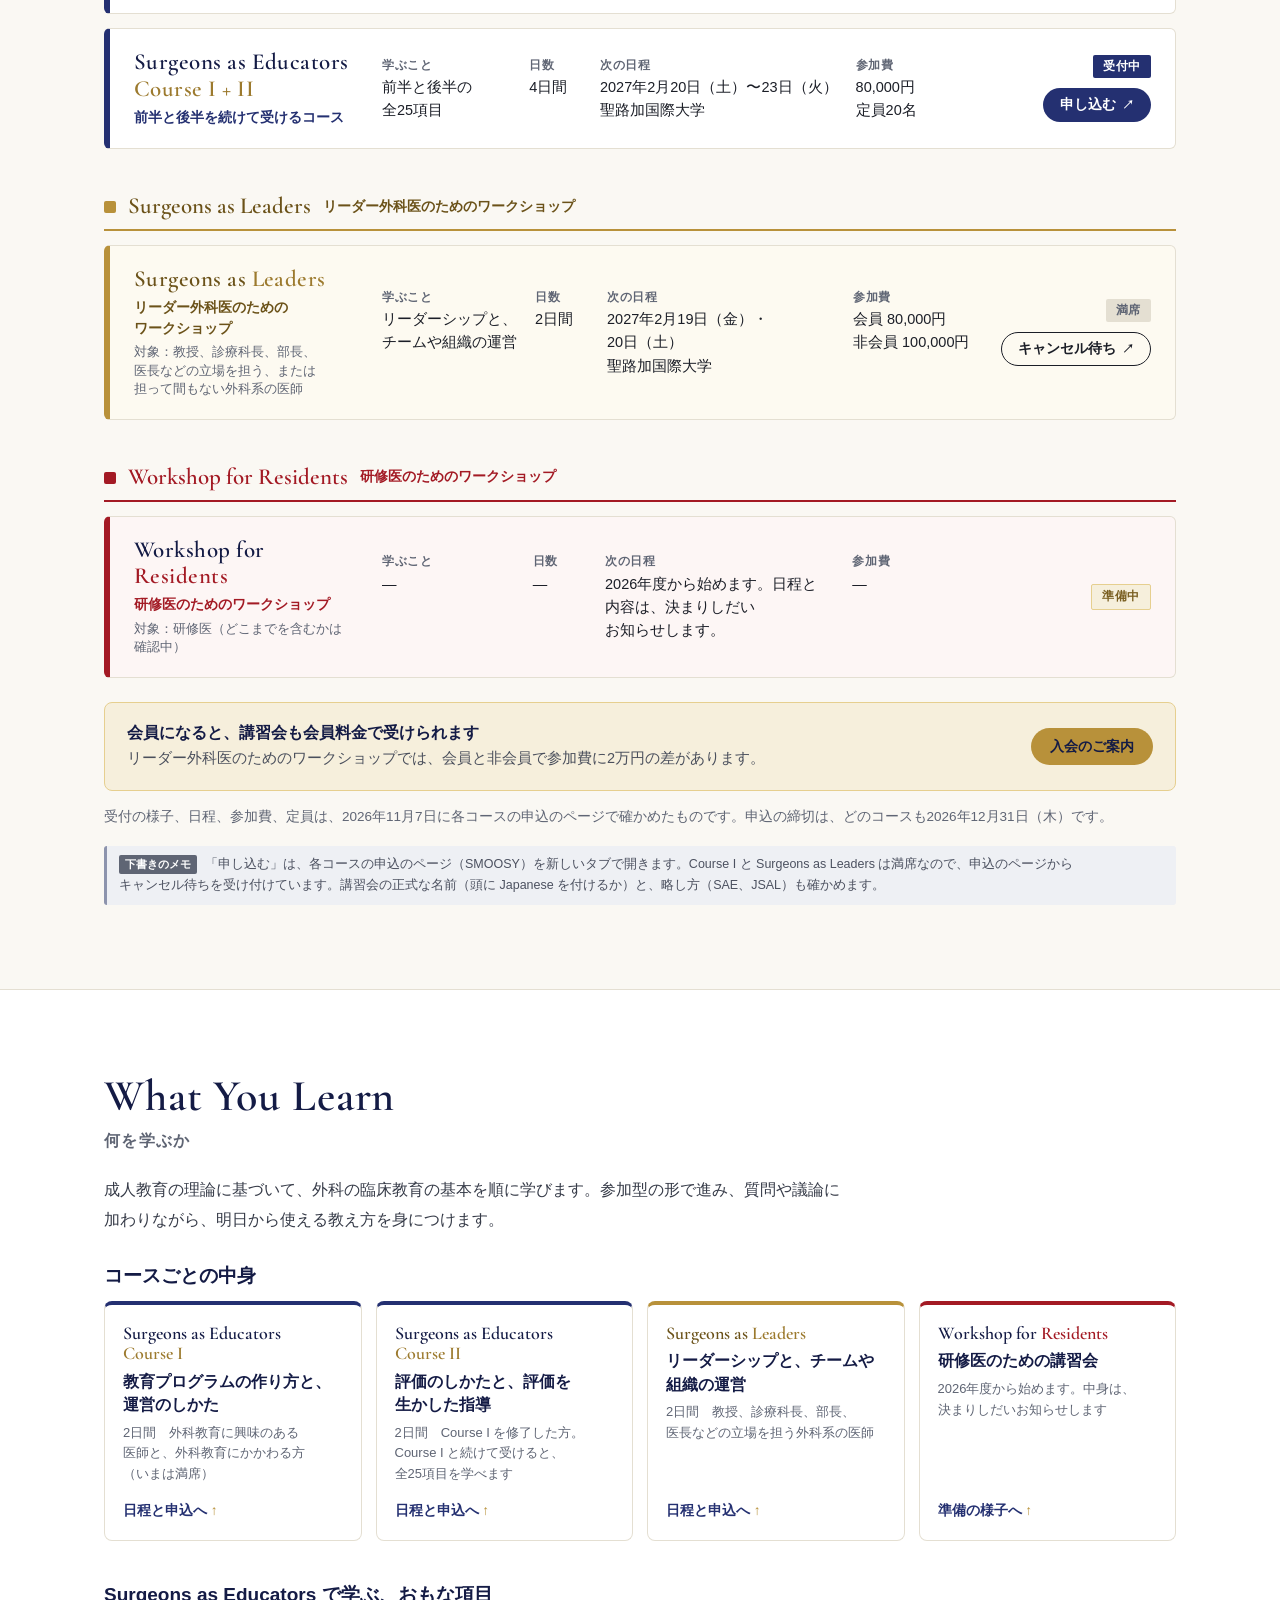
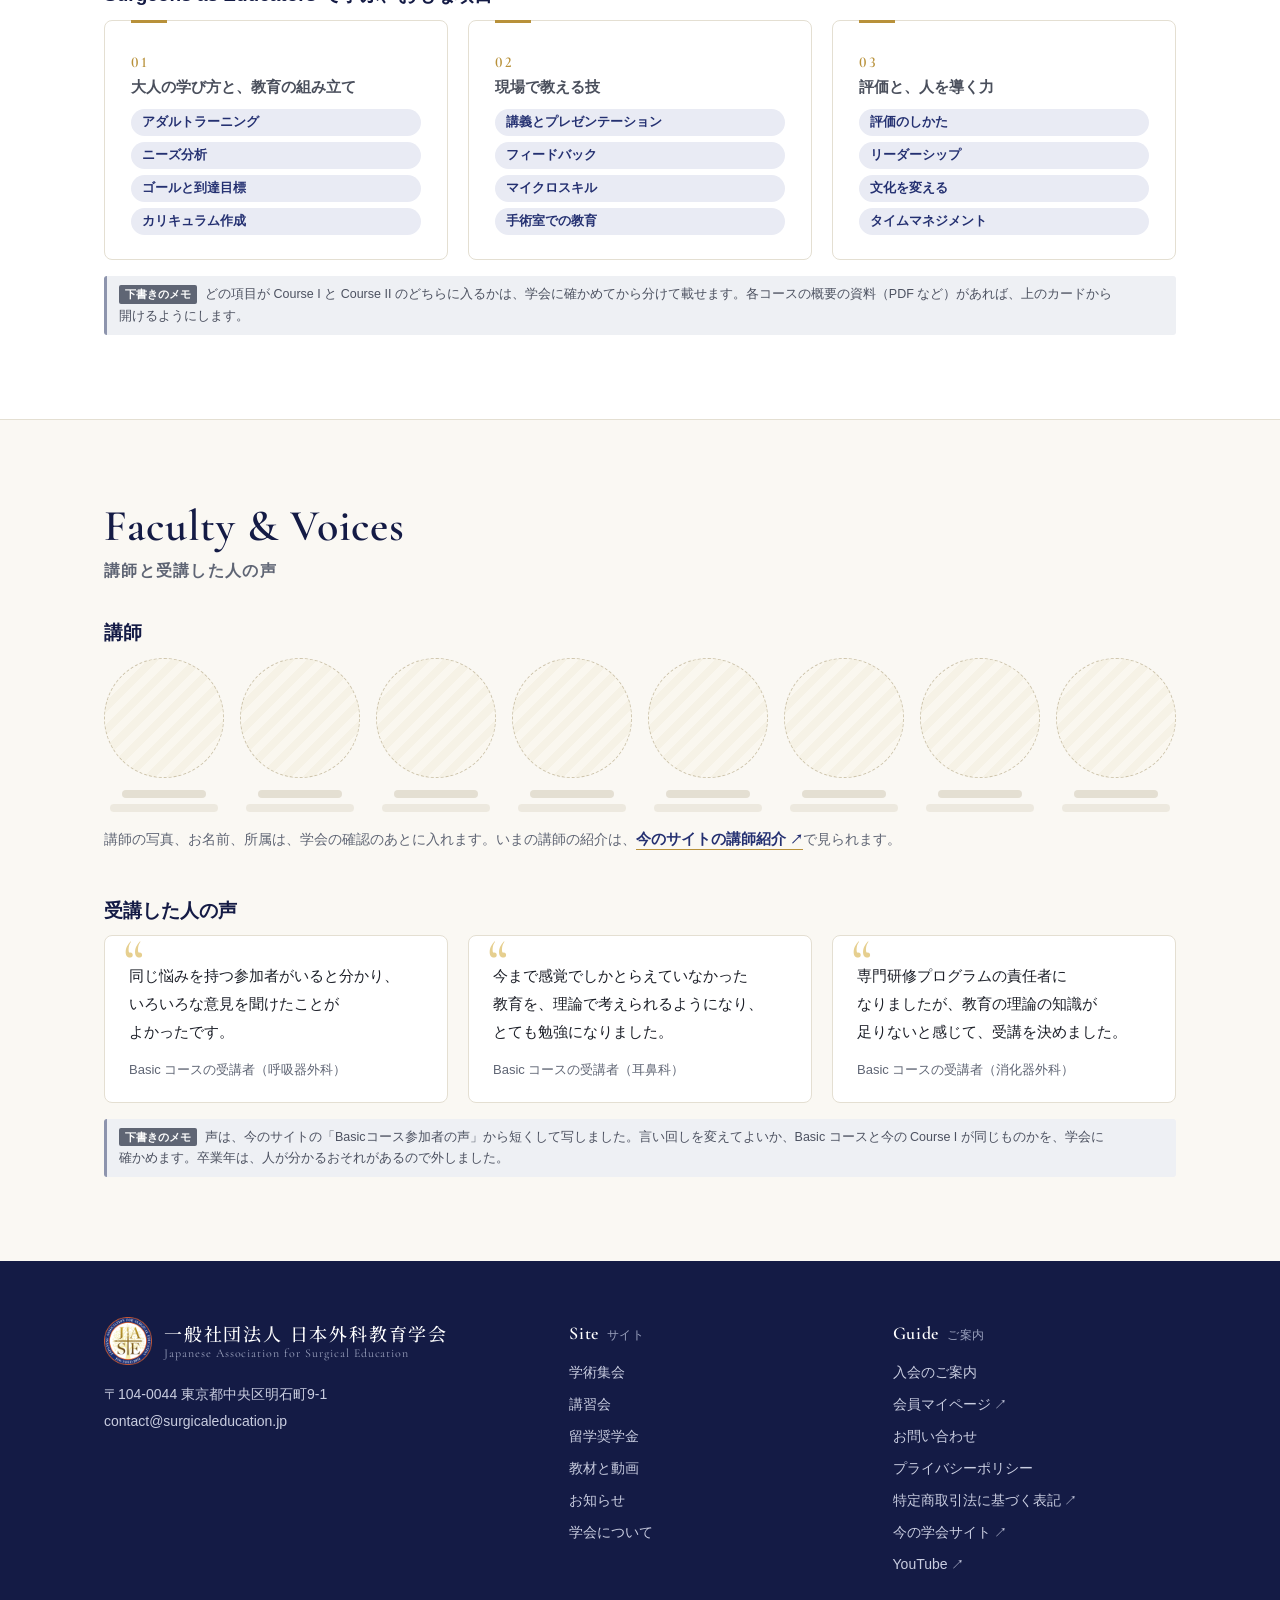
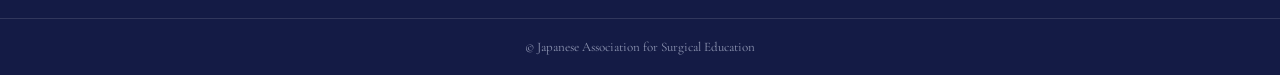
<file: workshops.html>
<!doctype html>
<html lang="ja">
<head>
<meta charset="utf-8">
<meta name="viewport" content="width=device-width,initial-scale=1">
<title>【デザイン案】講習会｜日本外科教育学会</title>
<meta name="robots" content="noindex,nofollow">
<meta name="description" content="日本外科教育学会の講習会のご案内です。外科指導医のためのワークショップ（Surgeons as Educators）、リーダー外科医のためのワークショップ（Surgeons as Leaders）、研修医のためのワークショップを載せています。">
<link rel="preconnect" href="https://fonts.googleapis.com">
<link rel="preconnect" href="https://fonts.gstatic.com" crossorigin>
<link href="https://fonts.googleapis.com/css2?family=Cormorant+Garamond:ital,wght@0,500;0,600;1,500&display=swap" rel="stylesheet">
<!-- ロゴの帯の和文（明朝・仮置き）。使う字だけを読みこむ -->
<link href="https://fonts.googleapis.com/css2?family=Noto+Serif+JP:wght@500&text=%E4%B8%80%E8%88%AC%E7%A4%BE%E5%9B%A3%E6%B3%95%E4%BA%BA%E6%97%A5%E6%9C%AC%E5%A4%96%E7%A7%91%E6%95%99%E8%82%B2%E5%AD%A6%E4%BC%9A&display=swap" rel="stylesheet">
<link rel="stylesheet" href="style.css">
<link rel="stylesheet" href="draft-tools/memo.css">
</head>
<body data-page="講習会">

<!-- 帯・お知らせの帯・ヘッダー・フッターは index.html から tools/parts.py で写す。ここでは直さない -->
<!-- part:bar -->
<!-- 下書きの帯：公開する本番では、この帯と draft-tools/ と robots の行を外す -->
<div class="dm-bar dm-ui" data-version="v6" data-date="2026-11-07">
<p><b>デザイン案 v6</b><span class="dm-date">2026年11月7日</span><span class="dm-warn">公式サイトではありません。申込や規程のリンクは、今の学会サイトにつないでいます。</span></p>
<button type="button" class="dm-toggle" aria-pressed="false">気になる所をメモ<span class="dm-count"></span></button>
</div>
<!-- /part:bar -->
<!-- part:notice -->
<div class="notice" data-sec="重要なお知らせの帯" role="region" aria-label="重要なお知らせ">
<div class="wrap"><b>重要</b><span>McGill 外科教育スカラーシップ 2027年度の募集は、2026年10月31日で締め切りました。<a href="scholarship.html">くわしく</a></span></div>
</div>
<!-- /part:notice -->
<!-- part:header -->
<!-- ロゴの帯：両側に紋章（白い方のB）、間に学会名。どちらも2026年11月7日に届いた正式なロゴ（JASE_logo3_B）から切り出した画像 -->
<div class="banner" data-sec="ロゴの帯">
<div class="wrap">
<a class="lockup" href="index.html" aria-label="日本外科教育学会 トップへ">
<img src="img/jase_seal.png" alt="日本外科教育学会の紋章">
<img class="wordmark" src="img/jase_wordmark.png" alt="" width="389" height="56">
<img src="img/jase_seal.png" alt="">
</a>
</div>
</div>
<header class="hd" data-sec="メニュー">
<div class="wrap">
<a class="mini" href="index.html" aria-label="日本外科教育学会 トップへ" tabindex="-1"><img src="img/jase_seal.png" alt=""></a>
<nav class="gnav" aria-label="メインメニュー">
<a href="summit.html"><b>Summit</b><span>学術集会</span></a>
<a href="workshops.html" aria-current="page"><b>Workshops</b><span>講習会</span></a>
<a href="scholarship.html"><b>Scholarship</b><span>留学奨学金</span></a>
<a href="library.html"><b>Library</b><span>教材と動画</span></a>
<a href="news.html"><b>News</b><span>お知らせ</span></a>
<a href="about.html"><b>About</b><span>学会について</span></a>
<a class="sp-only ext" href="https://surgicaleducation.smoosy.atlas.jp/mypage/login" target="_blank" rel="noopener">会員マイページ</a>
</nav>
<div class="acts">
<a class="btn join" href="join.html">入会のご案内</a>
<a class="btn my" href="https://surgicaleducation.smoosy.atlas.jp/mypage/login" target="_blank" rel="noopener"><span>会員マイページ ↗</span><small>会費・参加費のお支払い</small></a>
<button class="menu-btn" aria-label="メニューを開く" aria-expanded="false"><i></i></button>
</div>
</div>
</header>
<!-- /part:header -->

<main>
<section class="ph" data-sec="ページの見出し">
<div class="wrap">
<nav class="crumb" aria-label="現在地"><a href="index.html">トップ</a><i>›</i><span>講習会</span></nav>
<div class="ph-body has-side">
<div class="ph-main">
<p class="ph-en">Workshops</p>
<h1>講習会<small>Surgeons as Educators / Surgeons as Leaders</small></h1>
<p class="ph-lead phrase">外科医が「教える人」として学ぶための講習会です。アメリカの外科指導医向けの講座 Surgeons as Educators をもとに、外科教育の基本を4日間・25項目で学べるように作りました。2019年から開いています。</p>
</div>
<aside class="ph-side ph-card" aria-label="次の講習会のあらまし">
<p class="kind">NEXT WORKSHOP<span class="st open">受付中</span></p>
<p class="big">Surgeons as Educators</p>
<p class="ja">外科指導医のためのワークショップ Course I + II</p>
<dl><dt>日程</dt><dd><span class="nw">2027年2月20日（土）</span><span class="nw">〜23日（火）</span></dd><dt>会場</dt><dd>聖路加国際大学</dd><dt>締切</dt><dd><span class="nw">2026年12月31日（木）</span></dd></dl>
<a class="go" href="#courses">講習会の一覧へ</a>
</aside>
</div>
<nav class="toc" aria-label="このページの中"><a href="#courses">講習会の一覧</a><a href="#learn">何を学ぶか</a><a href="#voices">講師と受講した人の声</a></nav>
</div>
</section>

<section class="sec" id="courses" data-sec="講習会の一覧">
<div class="wrap">
<div class="sec-top">
<div>
<div class="sec-hd"><div><span class="en">Courses</span><h2>講習会の一覧</h2></div></div>
<p class="sec-lead phrase">講習会は、外科指導医のため、リーダー外科医のため、研修医のための3つに分かれます。どれを受ければよいかは、下の「何を学ぶか」で各コースの中身を見て選べます。外科指導医のためのワークショップの対象は、外科教育に興味のある医師と、外科教育にかかわる方です。これまでに講習会を受けていなくても申し込めます。</p>
</div>
<div class="car side" aria-roledescription="carousel" aria-label="講習会の様子">
<div class="track">
<article class="slide ph-photo" aria-roledescription="slide" aria-label="1枚目（全3枚）">
<div class="bg"></div>
<p class="kind">WORKSHOP</p>
<p class="ja">講習会の様子の写真（1）</p>
<p class="meta">写真は、学会から使ってよいと言われたものを入れます</p>
</article>
<article class="slide ph-photo" aria-roledescription="slide" aria-label="2枚目（全3枚）">
<div class="bg"></div>
<p class="kind">WORKSHOP</p>
<p class="ja">講習会の様子の写真（2）</p>
<p class="meta">写真は、学会から使ってよいと言われたものを入れます</p>
</article>
<article class="slide ph-photo" aria-roledescription="slide" aria-label="3枚目（全3枚）">
<div class="bg"></div>
<p class="kind">WORKSHOP</p>
<p class="ja">講習会の様子の写真（3）</p>
<p class="meta">写真は、学会から使ってよいと言われたものを入れます</p>
</article>
</div>
<div class="dots" role="tablist"><button aria-label="1枚目" aria-current="true"></button><button aria-label="2枚目"></button><button aria-label="3枚目"></button></div>
<div class="car-ui"><button class="prev" aria-label="前へ">‹</button><button class="pause" aria-label="自動の切りかえを止める">Ⅱ</button><button class="next" aria-label="次へ">›</button></div>
</div>
</div>
<div class="courses">
<p class="c-group edu"><b>Surgeons as Educators</b><span>外科指導医のためのワークショップ</span></p>
<article class="course edu" id="sae1">
<div class="c-name"><span class="en">Surgeons as Educators <em>Course I</em></span><span class="ja">外科指導医のための<span class="nw">ワークショップ（前半）</span></span></div>
<dl class="c-meta">
<div><dt>学ぶこと</dt><dd>教育プログラムの作り方と、運営のしかた</dd></div>
<div><dt>日数</dt><dd>2日間</dd></div>
<div class="wide"><dt>次の日程</dt><dd><span class="nw">2027年2月20日（土）</span>・<span class="nw">21日（日）</span><br>聖路加国際大学</dd></div>
<div><dt>参加費</dt><dd><span class="nw">45,000円</span><br>定員20名</dd></div>
</dl>
<div class="c-act"><span class="st closed">満席</span><a class="btn line ext" href="https://event.atlas.jp/ja/surgicaleducation/S0011" target="_blank" rel="noopener">申込のページ</a></div>
</article>
<article class="course edu" id="sae2">
<div class="c-name"><span class="en">Surgeons as Educators <em>Course II</em></span><span class="ja">外科指導医のための<span class="nw">ワークショップ（後半）</span></span><span class="c-who">対象：Course I（旧ベーシックコース）を修了した方</span></div>
<dl class="c-meta">
<div><dt>学ぶこと</dt><dd>評価のしかたと、評価を生かした指導</dd></div>
<div><dt>日数</dt><dd>2日間</dd></div>
<div class="wide"><dt>次の日程</dt><dd><span class="nw">2027年2月22日（月）</span>・<span class="nw">23日（火）</span><br>聖路加国際大学</dd></div>
<div><dt>参加費</dt><dd><span class="nw">42,000円</span><br>定員20名</dd></div>
</dl>
<div class="c-act"><span class="st open">受付中</span><a class="btn navy ext" href="https://event.atlas.jp/ja/surgicaleducation/S0012" target="_blank" rel="noopener">申し込む</a></div>
</article>
<article class="course edu" id="sae12">
<div class="c-name"><span class="en">Surgeons as Educators <em>Course I + II</em></span><span class="ja">前半と後半を続けて受けるコース</span></div>
<dl class="c-meta">
<div><dt>学ぶこと</dt><dd>前半と後半の<span class="nw">全25項目</span></dd></div>
<div><dt>日数</dt><dd>4日間</dd></div>
<div class="wide"><dt>次の日程</dt><dd><span class="nw">2027年2月20日（土）</span><span class="nw">〜23日（火）</span><br>聖路加国際大学</dd></div>
<div><dt>参加費</dt><dd><span class="nw">80,000円</span><br>定員20名</dd></div>
</dl>
<div class="c-act"><span class="st open">受付中</span><a class="btn navy ext" href="https://event.atlas.jp/ja/surgicaleducation/S0013" target="_blank" rel="noopener">申し込む</a></div>
</article>
<p class="c-group ldr"><b>Surgeons as Leaders</b><span>リーダー外科医のためのワークショップ</span></p>
<article class="course ldr" id="leaders">
<div class="c-name"><span class="en">Surgeons as <em>Leaders</em></span><span class="ja">リーダー外科医のためのワークショップ</span><span class="c-who">対象：教授、診療科長、部長、医長などの立場を担う、または担って間もない外科系の医師</span></div>
<dl class="c-meta">
<div><dt>学ぶこと</dt><dd>リーダーシップと、チームや組織の運営</dd></div>
<div><dt>日数</dt><dd>2日間</dd></div>
<div class="wide"><dt>次の日程</dt><dd><span class="nw">2027年2月19日（金）</span>・<span class="nw">20日（土）</span><br>聖路加国際大学</dd></div>
<div><dt>参加費</dt><dd><span class="nw">会員 80,000円</span><br><span class="nw">非会員 100,000円</span></dd></div>
</dl>
<div class="c-act"><span class="st closed">満席</span><a class="btn line ext" href="https://event.atlas.jp/ja/surgicaleducation/S0010" target="_blank" rel="noopener">キャンセル待ち</a></div>
</article>
<p class="c-group res"><b>Workshop for Residents</b><span>研修医のためのワークショップ</span></p>
<article class="course res soon" id="resident">
<div class="c-name"><span class="en">Workshop for <em>Residents</em></span><span class="ja">研修医のためのワークショップ</span><span class="c-who">対象：研修医（どこまでを含むかは確認中）</span></div>
<dl class="c-meta">
<div><dt>学ぶこと</dt><dd>—</dd></div>
<div><dt>日数</dt><dd>—</dd></div>
<div class="wide"><dt>次の日程</dt><dd><span class="nw">2026年度</span>から始めます。日程と内容は、決まりしだいお知らせします。</dd></div>
<div><dt>参加費</dt><dd>—</dd></div>
</dl>
<div class="c-act"><span class="st soon">準備中</span></div>
</article>
</div>
<div class="join-note">
<div><b>会員になると、講習会も会員料金で受けられます</b><p>リーダー外科医のためのワークショップでは、会員と非会員で参加費に2万円の差があります。</p></div>
<a class="btn join" href="join.html">入会のご案内</a>
</div>
<p class="tbl-note">受付の様子、日程、参加費、定員は、<span class="nw">2026年11月7日</span>に各コースの申込のページで確かめたものです。申込の締切は、どのコースも<span class="nw">2026年12月31日（木）</span>です。</p>
<p class="dm-note dm-ui">「申し込む」は、各コースの申込のページ（SMOOSY）を新しいタブで開きます。Course I と Surgeons as Leaders は満席なので、申込のページからキャンセル待ちを受け付けています。講習会の正式な名前（頭に Japanese を付けるか）と、略し方（SAE、JSAL）も確かめます。</p>
</div>
</section>

<section class="sec white" id="learn" data-sec="何を学ぶか">
<div class="wrap">
<div class="sec-hd"><div><span class="en">What You Learn</span><h2>何を学ぶか</h2></div></div>
<p class="sec-lead phrase">成人教育の理論に基づいて、外科の臨床教育の基本を順に学びます。参加型の形で進み、質問や議論に加わりながら、明日から使える教え方を身につけます。</p>
<p class="h3">コースごとの中身</p>
<div class="c-guide">
<a class="g edu" href="#sae1"><span class="g-en">Surgeons as Educators <em>Course I</em></span><b class="phrase">教育プログラムの作り方と、運営のしかた</b><span class="g-who">2日間　外科教育に興味のある医師と、外科教育にかかわる方（いまは満席）</span><span class="go">日程と申込へ</span></a>
<a class="g edu" href="#sae2"><span class="g-en">Surgeons as Educators <em>Course II</em></span><b class="phrase">評価のしかたと、評価を生かした指導</b><span class="g-who">2日間　Course I を修了した方。Course I と続けて受けると、<span class="nw">全25項目</span>を学べます</span><span class="go">日程と申込へ</span></a>
<a class="g ldr" href="#leaders"><span class="g-en">Surgeons as <em>Leaders</em></span><b class="phrase">リーダーシップと、チームや組織の運営</b><span class="g-who">2日間　教授、診療科長、部長、医長などの立場を担う外科系の医師</span><span class="go">日程と申込へ</span></a>
<a class="g res" href="#resident"><span class="g-en">Workshop for <em>Residents</em></span><b class="phrase">研修医のための講習会</b><span class="g-who"><span class="nw">2026年度</span>から始めます。中身は、決まりしだいお知らせします</span><span class="go">準備の様子へ</span></a>
</div>
<p class="h3" style="margin-top:40px">Surgeons as Educators で学ぶ、おもな項目</p>
<div class="cards3">
<div class="card"><span class="num">01</span><p class="h3 phrase">大人の学び方と、教育の組み立て</p><ul class="tags"><li>アダルトラーニング</li><li>ニーズ分析</li><li>ゴールと到達目標</li><li>カリキュラム作成</li></ul></div>
<div class="card"><span class="num">02</span><p class="h3 phrase">現場で教える技</p><ul class="tags"><li>講義とプレゼンテーション</li><li>フィードバック</li><li>マイクロスキル</li><li>手術室での教育</li></ul></div>
<div class="card"><span class="num">03</span><p class="h3 phrase">評価と、人を導く力</p><ul class="tags"><li>評価のしかた</li><li>リーダーシップ</li><li>文化を変える</li><li>タイムマネジメント</li></ul></div>
</div>
<p class="dm-note dm-ui">どの項目が Course I と Course II のどちらに入るかは、学会に確かめてから分けて載せます。各コースの概要の資料（PDF など）があれば、上のカードから開けるようにします。</p>
</div>
</section>

<section class="sec" id="voices" data-sec="講師と受講した人の声">
<div class="wrap">
<div class="sec-hd"><div><span class="en">Faculty &amp; Voices</span><h2>講師と受講した人の声</h2></div></div>
<p class="h3">講師</p>
<div class="people" aria-label="講師の席（8名）">
<div class="person"><div class="face"></div><span class="ln"></span><span class="ln"></span></div>
<div class="person"><div class="face"></div><span class="ln"></span><span class="ln"></span></div>
<div class="person"><div class="face"></div><span class="ln"></span><span class="ln"></span></div>
<div class="person"><div class="face"></div><span class="ln"></span><span class="ln"></span></div>
<div class="person"><div class="face"></div><span class="ln"></span><span class="ln"></span></div>
<div class="person"><div class="face"></div><span class="ln"></span><span class="ln"></span></div>
<div class="person"><div class="face"></div><span class="ln"></span><span class="ln"></span></div>
<div class="person"><div class="face"></div><span class="ln"></span><span class="ln"></span></div>
</div>
<p class="tbl-note">講師の写真、お名前、所属は、学会の確認のあとに入れます。いまの講師の紹介は、<a class="more-link ext" href="https://surgicaleducation.jp/instructor.html" target="_blank" rel="noopener">今のサイトの講師紹介 </a>で見られます。</p>
<p class="h3" style="margin-top:44px">受講した人の声</p>
<div class="voices">
<blockquote class="voice"><p>同じ悩みを持つ参加者がいると分かり、いろいろな意見を聞けたことがよかったです。</p><cite>Basic コースの受講者（呼吸器外科）</cite></blockquote>
<blockquote class="voice"><p>今まで感覚でしかとらえていなかった教育を、理論で考えられるようになり、とても勉強になりました。</p><cite>Basic コースの受講者（耳鼻科）</cite></blockquote>
<blockquote class="voice"><p>専門研修プログラムの責任者になりましたが、教育の理論の知識が足りないと感じて、受講を決めました。</p><cite>Basic コースの受講者（消化器外科）</cite></blockquote>
</div>
<p class="dm-note dm-ui">声は、今のサイトの「Basicコース参加者の声」から短くして写しました。言い回しを変えてよいか、Basic コースと今の Course I が同じものかを、学会に確かめます。卒業年は、人が分かるおそれがあるので外しました。</p>
</div>
</section>
</main>

<!-- part:footer -->
<footer class="ft" data-sec="フッター">
<div class="wrap">
<div>
<a class="brand" href="index.html"><img src="img/jase_seal.png" alt=""><div><b>一般社団法人 日本外科教育学会</b><span>Japanese Association for Surgical Education</span></div></a>
<address>〒104-0044 東京都中央区明石町9-1<br>contact@surgicaleducation.jp</address>
</div>
<div><h3>Site<small>サイト</small></h3><ul><li><a href="summit.html">学術集会</a></li><li><a href="workshops.html">講習会</a></li><li><a href="scholarship.html">留学奨学金</a></li><li><a href="library.html">教材と動画</a></li><li><a href="news.html">お知らせ</a></li><li><a href="about.html">学会について</a></li></ul></div>
<div><h3>Guide<small>ご案内</small></h3><ul><li><a href="join.html">入会のご案内</a></li><li><a class="ext" href="https://surgicaleducation.smoosy.atlas.jp/mypage/login" target="_blank" rel="noopener">会員マイページ </a></li><li><a href="contact.html">お問い合わせ</a></li><li><a href="#" data-todo="page">プライバシーポリシー</a></li><li><a class="ext" href="https://surgicaleducation.jp/commerce.html" target="_blank" rel="noopener">特定商取引法に基づく表記 </a></li><li><a class="ext" href="https://surgicaleducation.jp/index.html" target="_blank" rel="noopener">今の学会サイト </a></li><li><a class="ext" href="https://www.youtube.com/@JASESocial" target="_blank" rel="noopener">YouTube </a></li></ul></div>
</div>
<p class="copy">© Japanese Association for Surgical Education</p>
</footer>
<!-- /part:footer -->

<script src="site.js"></script>
<script src="draft-tools/memo.js"></script>
</body>
</html>
</file>
<file: style.css>
/* 日本外科教育学会 サイトのデザイン案 2026-11-03（v1 トップ、v2 下層ページ）
   色はロゴの紺（#243071）と金から取った。英字はロゴと同じ系統のセリフ、和文はゴシック。 */
:root{
  --navy:#243071;
  --navy-deep:#141b45;
  --navy-soft:#e9ebf4;
  --gold:#b8913a;
  --gold-light:#e6cf8f;
  --gold-wash:#f6efdc;
  --paper:#faf8f3;
  --white:#ffffff;
  --ink:#1b1e27;
  --sub:#5f6574;
  --line:#e4dfd2;
  --font-ja:"Hiragino Sans","Hiragino Kaku Gothic ProN","Noto Sans JP",sans-serif;
  --font-en:"Cormorant Garamond","Times New Roman",serif;
  --font-mincho:"Noto Serif JP","Hiragino Mincho ProN","Yu Mincho","YuMincho",serif;
  --wrap:1120px;
}
*{box-sizing:border-box;margin:0;padding:0}
html{scroll-behavior:smooth}
body{font-family:var(--font-ja);color:var(--ink);background:var(--paper);line-height:1.85;font-size:16px;-webkit-font-smoothing:antialiased}
a{color:inherit;text-decoration:none}
img{max-width:100%;display:block}
.wrap{max-width:var(--wrap);margin:0 auto;padding:0 24px}
.en{font-family:var(--font-en);letter-spacing:.02em}
/* セリフの数字は高さがそろわない（オールドスタイル）ので、そろう数字にする */
.en,.slide .big,time,.num,.gnav b{font-variant-numeric:lining-nums;font-feature-settings:"lnum" 1}
.phrase{word-break:auto-phrase;text-wrap:pretty}
:focus-visible{outline:3px solid var(--gold);outline-offset:3px}

/* 重要な連絡の帯 */
.notice{background:var(--navy-deep);color:#e9ebf4;font-size:13.5px}
.notice .wrap{display:flex;gap:12px;align-items:center;padding-top:8px;padding-bottom:8px}
.notice b{font-size:11.5px;letter-spacing:.08em;background:var(--gold);color:var(--navy-deep);padding:1px 8px;border-radius:2px;flex:0 0 auto}
.notice a{text-decoration:underline;text-underline-offset:3px;white-space:nowrap}

/* ヘッダー */
/* ロゴの帯：両側に紋章、間に学会名（届いたロゴの字形を「学会」に組みかえた仮置きの SVG） */
.banner{background:var(--white);border-bottom:1px solid var(--line)}
.banner .wrap{display:flex;justify-content:center;padding-top:18px;padding-bottom:16px}
.lockup{display:inline-flex;align-items:center;gap:24px}
.lockup img{width:64px;height:64px}
.lockup .wordmark{display:block;height:56px;width:auto}
/* メニューの帯：ここだけ画面の上に残る。ロゴの帯が見えなくなったら、左に小さな紋章を出す */
.hd{position:sticky;top:0;z-index:20;background:rgba(250,248,243,.94);backdrop-filter:blur(8px);border-bottom:1px solid var(--line)}
.hd .wrap{display:grid;grid-template-columns:1fr auto 1fr;align-items:center;height:68px;gap:20px;max-width:1340px}
.hd .gnav{justify-self:center}
.hd .acts{grid-column:3;justify-self:end}
.hd .mini{display:block;width:38px;opacity:0;pointer-events:none;transition:opacity .25s}
.hd.stuck .mini{opacity:1;pointer-events:auto}
.hd .mini img{width:38px;height:38px}
.brand{display:flex;align-items:center;gap:12px}
.brand img{width:48px;height:48px}
.brand b{display:block;font-size:18px;letter-spacing:.06em;font-weight:700;color:var(--navy-deep);line-height:1.3}
.brand span{display:block;font-family:var(--font-en);font-size:12px;letter-spacing:.08em;color:var(--sub);line-height:1.2;white-space:nowrap}
.brand div{min-width:0}
.gnav{display:flex;gap:4px}
.gnav a{display:block;text-align:center;padding:6px 10px;border-radius:4px;line-height:1.25;white-space:nowrap}
.gnav a b{display:block;font-family:var(--font-en);font-size:18px;font-weight:600;color:var(--navy-deep)}
.gnav a span{display:block;font-size:12px;color:var(--sub);letter-spacing:.04em}
.gnav a:hover{background:var(--navy-soft)}
.gnav .sp-only{display:none}
.acts{display:flex;gap:8px;align-items:center}
.btn{display:inline-flex;align-items:center;gap:6px;font-weight:700;font-size:14px;border-radius:999px;padding:9px 18px;line-height:1.2;border:1.5px solid transparent;transition:background .2s,color .2s;white-space:nowrap}
.btn.join{background:var(--gold);color:var(--navy-deep)}
.btn.join:hover{background:var(--gold-light)}
.btn.my{border-color:var(--navy);color:var(--navy)}
.btn.my:hover{background:var(--navy);color:#fff}
.hd .btn.my{flex-direction:column;gap:0;padding:6px 16px}
.hd .btn.my small{font-size:10px;font-weight:500;opacity:.8}
.photo-note{grid-column:2;font-size:12.5px;color:var(--sub);margin-top:-36px}
.btn.navy{background:var(--navy);color:#fff}
.btn.navy:hover{background:var(--navy-deep)}
.btn.line{border-color:currentColor}
.ext::after{content:"↗";font-size:.9em}
.menu-btn{display:none;width:44px;height:44px;border:1.5px solid var(--line);border-radius:8px;background:#fff;align-items:center;justify-content:center}
.menu-btn i,.menu-btn i::before,.menu-btn i::after{display:block;width:18px;height:2px;background:var(--navy-deep);position:relative;content:""}
.menu-btn i::before{position:absolute;top:-6px}
.menu-btn i::after{position:absolute;top:6px}

/* 最初の画面 */
.hero{padding:64px 0 56px}
.hero .wrap{display:grid;grid-template-columns:1fr 1.08fr;gap:56px;align-items:center}
.eyebrow{font-family:var(--font-en);font-size:14px;letter-spacing:.2em;color:var(--gold);font-weight:600}
.hero h1 .em{color:#9c7a2e}
.hero h1{font-size:62px;line-height:1.25;letter-spacing:.04em;color:var(--navy-deep);margin:14px 0 10px;font-weight:800}
.hero .tag{font-size:19px;font-weight:700;color:var(--navy);letter-spacing:.03em;text-wrap:balance}
.hero .rule{width:56px;height:2px;background:var(--gold);margin:26px 0 22px}
.hero p.lead{font-size:16px;color:#363b48;word-break:auto-phrase;text-wrap:pretty}
.hero .more{margin-top:26px;display:flex;gap:10px;flex-wrap:wrap}
/* 受賞演題 */
.awards{list-style:none;border-top:1px solid var(--ink)}
.awards li{display:grid;grid-template-columns:200px 1fr;gap:6px 24px;padding:16px 4px;border-bottom:1px solid var(--line);align-items:baseline}
.awards .aw{font-size:13px;font-weight:700;color:#7a5f22;letter-spacing:.04em}
.awards b{font-size:15.5px;font-weight:700;color:var(--navy-deep);word-break:auto-phrase;text-wrap:pretty}

/* 言葉の案を比べるページ（下書きだけのページ） */
.ideas{display:grid;grid-template-columns:repeat(2,1fr);gap:24px}
.idea{background:var(--white);border:1px solid var(--line);border-radius:10px;overflow:hidden;display:flex;flex-direction:column}
.idea-hd{display:flex;gap:14px;align-items:center;padding:16px 22px;border-bottom:1px solid var(--line);background:var(--paper)}
.idea-no{display:grid;place-items:center;width:38px;height:38px;border-radius:50%;background:var(--navy);color:#fff;font-family:var(--font-en);font-size:20px;font-weight:600;flex:0 0 auto}
.idea-hd b{display:block;font-size:16px;color:var(--navy-deep);line-height:1.5}
.idea-hd div span{display:block;font-size:12.5px;color:var(--sub)}
.mock{padding:28px 28px 26px}
.mock .m-main{font-size:42px;line-height:1.28;font-weight:800;color:var(--navy-deep);letter-spacing:.04em;margin:10px 0 8px;word-break:auto-phrase}
.mock .m-main .em{color:#9c7a2e}
.mock .tag{font-size:16px;font-weight:700;color:var(--navy);letter-spacing:.03em;word-break:auto-phrase;text-wrap:balance}
.mock .rule{width:48px;height:2px;background:var(--gold);margin:18px 0 16px}
.mock .lead{font-size:15px;color:#363b48;word-break:auto-phrase;text-wrap:pretty}
.aim{margin-top:auto;padding:16px 22px 18px;border-top:1px dashed var(--line);font-size:14px;color:#4a4f5c;word-break:auto-phrase}
.aim b{display:inline-block;margin-right:8px;font-size:12px;color:#7a5f22;background:var(--gold-wash);border:1px solid var(--gold-light);border-radius:2px;padding:0 7px}

/* 3つの価値（ミッション宣言の柱） */
.values{list-style:none;display:grid;grid-template-columns:repeat(3,1fr);margin-top:24px;border-top:1px solid var(--line);border-bottom:1px solid var(--line)}
.values li{padding:12px 14px 12px 0;display:grid;gap:2px}
.values li + li{padding-left:16px;border-left:1px solid var(--line)}
.values b{font-size:17px;font-weight:800;color:var(--navy-deep);letter-spacing:.06em}
.values span{font-size:12.5px;color:var(--sub);line-height:1.6;word-break:auto-phrase}

/* カルーセル */
.car{position:relative;border-radius:10px;overflow:hidden;background:var(--navy-deep);box-shadow:0 24px 48px -28px rgba(20,27,69,.55)}
.car .track{display:flex;transition:transform .6s cubic-bezier(.4,0,.2,1)}
.slide{flex:0 0 100%;aspect-ratio:16/11;position:relative;color:#fff;padding:34px 36px;display:flex;flex-direction:column;justify-content:flex-end}
.slide .bg{position:absolute;inset:0;z-index:0}
.slide>*:not(.bg){position:relative;z-index:1}
.s2x .bg{background:radial-gradient(120% 90% at 85% 15%,#3a4a9a 0%,var(--navy) 45%,var(--navy-deep) 100%)}
.s2x .bg::after{content:"";position:absolute;right:-60px;top:-40px;width:360px;height:360px;background:url(img/jase_mark.png) center/contain no-repeat;opacity:.13}
.s1x .bg{background:linear-gradient(135deg,#1c2560 0%,#2c3a82 60%,#3c4c97 100%)}
.s1x .bg::after{content:"";position:absolute;left:36px;right:36px;top:34px;height:1px;background:rgba(230,207,143,.6)}
.s3 .bg{background:#10163a}
.s3 .thumb{position:absolute;inset:0;background:repeating-linear-gradient(45deg,#1a2252 0 14px,#1d2659 14px 28px)}
.s3 .play{position:absolute;left:50%;top:42%;transform:translate(-50%,-50%);width:72px;height:72px;border-radius:50%;background:rgba(255,255,255,.92)}
.s3 .play::after{content:"";position:absolute;left:29px;top:22px;border-left:20px solid var(--navy-deep);border-top:14px solid transparent;border-bottom:14px solid transparent}
.slide .kind{font-size:12.5px;letter-spacing:.14em;color:var(--gold-light);font-weight:700}
.slide .big{font-family:var(--font-en);font-size:46px;line-height:1.05;font-weight:600;margin:8px 0 6px}
.slide .big.ja-big{font-family:var(--font-ja);font-size:34px;font-weight:800;line-height:1.3}
.slide .ja{font-size:17px;font-weight:700}
.slide .meta{font-size:14px;opacity:.85;margin-top:4px}
.slide .go{margin-top:16px;align-self:flex-start;font-size:13.5px;font-weight:700;border-bottom:1px solid var(--gold-light);padding-bottom:2px}
.car-ui{position:absolute;right:18px;top:16px;display:flex;gap:8px;align-items:center;z-index:2}
.car-ui button{width:34px;height:34px;border-radius:50%;border:1px solid rgba(255,255,255,.35);background:rgba(20,27,69,.4);color:#fff;font-size:15px;cursor:pointer}
.dots{position:absolute;left:36px;top:24px;display:flex;gap:8px;z-index:2}
.dots button{width:26px;height:3px;border:0;background:rgba(255,255,255,.35);cursor:pointer;padding:0}
.dots button[aria-current="true"]{background:var(--gold-light)}

/* 見出しの共通 */
.sec{padding:84px 0}
.sec-hd{display:flex;align-items:flex-end;justify-content:space-between;gap:20px;margin-bottom:34px}
.sec-hd .en{display:block;font-size:44px;line-height:1;color:var(--navy-deep);font-weight:600}
.sec-hd h2{font-size:16px;color:var(--sub);font-weight:700;letter-spacing:.08em;margin-top:8px}
.sec-hd .link{font-size:14.5px;font-weight:700;color:var(--navy);border-bottom:1px solid var(--gold);padding-bottom:2px;white-space:nowrap}

/* 3本柱 */
.pillars{background:var(--white);border-top:1px solid var(--line);border-bottom:1px solid var(--line)}
.p-grid{display:grid;grid-template-columns:repeat(3,1fr);gap:0;border-left:1px solid var(--line)}
.p-card{border-right:1px solid var(--line);padding:30px 30px 28px;display:flex;flex-direction:column;gap:10px;position:relative;transition:background .25s}
.p-card:hover{background:var(--paper)}
.p-card::before{content:"";position:absolute;left:30px;top:0;width:36px;height:3px;background:var(--gold)}
.p-card .num{font-family:var(--font-en);font-size:15px;color:var(--gold);font-weight:600;letter-spacing:.1em}
.p-card .en{font-size:38px;line-height:1;color:var(--navy-deep);font-weight:600}
.p-card .ja{font-size:15px;font-weight:700;color:var(--navy)}
.p-card .full{font-family:var(--font-en);font-size:15px;color:var(--sub);font-style:italic;line-height:1.3}
.p-card p{font-size:15px;color:#363b48}
.p-card .next{margin-top:auto;display:grid;gap:0;font-size:14px;background:var(--gold-wash);padding:8px 12px;border-radius:4px;line-height:1.6}
.p-card .next b{font-size:11px;letter-spacing:.12em;color:#8a6a24}
.p-card .go{font-size:14.5px;font-weight:700;color:var(--navy)}
.p-card .go::after{content:" →"}
.resident .go{margin-left:auto;font-weight:700;color:var(--navy);white-space:nowrap}
.resident{margin-top:22px;display:flex;gap:14px;align-items:center;font-size:15px;border:1px dashed #cfc6ae;border-radius:6px;padding:12px 18px;background:var(--paper)}
.resident b{font-size:12px;letter-spacing:.1em;background:var(--navy);color:#fff;padding:2px 9px;border-radius:2px;flex:0 0 auto}

/* お知らせ */
.news-list{border-top:1px solid var(--ink)}
.news-list a{display:grid;grid-template-columns:120px 96px 1fr 24px;gap:16px;align-items:center;padding:20px 4px;border-bottom:1px solid var(--line);transition:background .2s}
.news-list a:hover{background:var(--white)}
.news-list time{font-family:var(--font-en);font-size:18px;color:var(--sub);font-weight:600}
.label{font-size:12px;font-weight:700;text-align:center;padding:2px 0;border-radius:2px;border:1px solid var(--navy);color:var(--navy)}
.label.k{background:var(--navy);color:#fff}
.news-list span.t{font-size:16px}
.news-list a::after{content:"→";color:var(--gold);font-weight:700}

/* 動画 */
.videos{background:var(--navy-deep);color:#fff}
.videos .sec-hd .en{color:#fff}
.videos .sec-hd h2{color:#b9bfd6}
.videos .sec-hd .link{color:#fff}
.v-grid{display:grid;grid-template-columns:repeat(3,1fr);gap:26px}
.v-card .th{aspect-ratio:16/9;border-radius:6px;position:relative;overflow:hidden;background:repeating-linear-gradient(45deg,#1f285c 0 12px,#232d64 12px 24px)}
.v-card .th::after{content:"";position:absolute;left:50%;top:50%;transform:translate(-50%,-50%);width:54px;height:54px;border-radius:50%;background:rgba(255,255,255,.9)}
.v-card .th::before{content:"";position:absolute;left:calc(50% - 6px);top:50%;transform:translateY(-50%);z-index:1;border-left:16px solid var(--navy-deep);border-top:10px solid transparent;border-bottom:10px solid transparent}
.v-card .th small{position:absolute;left:10px;bottom:8px;font-size:11.5px;color:#cfd4e6;z-index:1}
/* 縦長のちらしの動画は、左右が黒い帯になる。黒を紺に溶かす */
.v-card .th:has(img){background:#1d2659}
.v-card .th img{position:absolute;inset:0;width:100%;height:100%;object-fit:cover;mix-blend-mode:lighten;transition:transform .3s}
.v-card:hover .th img{transform:scale(1.03)}
.v-card .th::after{z-index:1;background:rgba(20,27,69,.82);box-shadow:0 0 0 2px rgba(255,255,255,.85)}
.v-card .th::before{z-index:2;border-left-color:#fff}
.v-card .th:has(img) small{display:none}
.v-kind{display:inline-block;margin-top:12px;font-size:11.5px;font-weight:700;letter-spacing:.08em;color:var(--gold-light)}
.v-kind + p{margin-top:2px}
.v-card p{word-break:auto-phrase}
.v-group{display:flex;align-items:baseline;gap:10px;font-size:17px;font-weight:800;color:#fff;margin:6px 0 16px}
.v-group small{font-size:13px;font-weight:500;color:#aab1cc}
.v-grid.lib + .v-group{margin-top:44px}
.v-grid.lib{grid-template-columns:repeat(3,1fr);row-gap:30px}
.s3 .bg img{position:absolute;inset:0;width:100%;height:100%;object-fit:cover;opacity:.55;mix-blend-mode:lighten}
.s3 .bg::after{content:"";position:absolute;inset:0;background:linear-gradient(180deg,rgba(16,22,58,.1) 0%,rgba(16,22,58,.92) 78%)}
.s3 .play{z-index:1}
.slide .v-title{font-size:19px;line-height:1.55;word-break:auto-phrase}
.v-card p{margin-top:12px;font-size:15.5px;font-weight:700;line-height:1.6}
.v-card time{font-size:13px;color:#aab1cc}
.v-more{margin-top:30px;display:flex;gap:12px;flex-wrap:wrap}
.v-more .btn{border-color:rgba(255,255,255,.5);color:#fff}
.v-more .btn:hover{background:#fff;color:var(--navy-deep)}

/* 論文 */
.papers li{list-style:none;border-left:3px solid var(--gold);padding:6px 0 6px 18px;margin-bottom:14px}
.papers b{display:block;font-size:16px}
.papers span{font-size:14px;color:var(--sub)}
.stage{display:inline-block;font-size:11.5px;background:var(--gold-wash);color:#7a5f22;border:1px solid var(--gold-light);padding:0 8px;border-radius:2px;margin-left:10px;vertical-align:4px}
.papers-note{font-size:14px;color:var(--sub)}

/* 入会 */
.join-band{background:linear-gradient(120deg,var(--navy) 0%,#2f3d86 100%);color:#fff;border-radius:12px;padding:46px 52px;display:grid;grid-template-columns:1.4fr 1fr;gap:36px;align-items:center;position:relative;overflow:hidden}
.join-band::after{content:"";position:absolute;right:-70px;bottom:-90px;width:320px;height:320px;background:url(img/jase_mark.png) center/contain no-repeat;opacity:.08}
.join-band .en{font-size:16px;letter-spacing:.2em;color:var(--gold-light);font-weight:600}
.join-band h2{font-size:30px;line-height:1.4;margin:8px 0 12px}
.join-band p{font-size:15.5px;color:#e3e6f2}
.join-band ul{list-style:none;display:grid;gap:8px;font-size:15px}
.join-band li{display:flex;gap:10px;align-items:baseline}
.join-band li::before{content:"";flex:0 0 8px;height:8px;border-radius:50%;background:var(--gold-light);transform:translateY(-2px)}
.join-band .acts{margin-top:22px;position:relative;z-index:1}
.join-band .btn.my{border-color:#fff;color:#fff}
.join-band .btn.my:hover{background:#fff;color:var(--navy-deep)}

/* フッター */
.ft{background:var(--navy-deep);color:#c9cde0;font-size:14px;margin-top:84px}
.ft .wrap{display:grid;grid-template-columns:1.5fr 1fr 1fr;gap:40px;padding-top:56px;padding-bottom:40px}
.ft .brand b{color:#fff;font-family:var(--font-mincho);font-weight:500;letter-spacing:.1em}
.ft .brand span{color:#9aa1bd}
.ft address{font-style:normal;margin-top:16px;line-height:1.9}
.ft h3{font-family:var(--font-en);font-size:18px;color:#fff;font-weight:600;margin-bottom:10px;letter-spacing:.04em}
.ft h3 small{font-family:var(--font-ja);font-size:11.5px;font-weight:500;color:#9aa1bd;margin-left:8px;letter-spacing:.04em}
.ft ul{list-style:none;display:grid;gap:6px}
.ft a:hover{color:#fff;text-decoration:underline}
.ft .copy{border-top:1px solid rgba(255,255,255,.12);text-align:center;font-family:var(--font-en);font-size:13px;padding:16px;color:#8f96b3}

/* スマホ */
@media (max-width:1240px){
  .hd .wrap{grid-template-columns:auto 1fr auto}
  .brand span{display:none}
}
@media (max-width:1100px){
  .gnav a span{font-size:10.5px}
  .gnav a{padding:6px 7px}
  .gnav a b{font-size:16.5px}
}
@media (max-width:900px){
  .gnav{display:none}
  .menu-btn{display:inline-flex}
  .hd.open .gnav{display:grid;grid-template-columns:1fr 1fr;gap:4px;position:absolute;top:100%;left:0;right:0;background:var(--paper);border-bottom:1px solid var(--line);padding:12px 16px 18px;box-shadow:0 18px 30px -20px rgba(20,27,69,.4)}
  .hd.open .gnav a{text-align:left;padding:10px 12px;border:1px solid var(--line);background:#fff}
  .hd.open .gnav .sp-only{display:block;grid-column:1/-1;text-align:center;color:var(--navy);font-weight:700}
  .hd .btn.my{padding:6px 10px;font-size:12px}
  .hd .btn.my small{display:none}
  .pc-only{display:none}
  .photo-note{grid-column:auto;margin-top:-20px}
  .brand span{display:none}
  .hero .wrap{grid-template-columns:1fr;gap:34px}
  .p-grid,.v-grid{grid-template-columns:1fr}
  .p-grid{border-left:0}
  .p-card{border-right:0;border-bottom:1px solid var(--line);padding:28px 4px}
  .p-card::before{left:4px}
  .join-band{grid-template-columns:1fr;padding:34px 26px}
  .ft .wrap{grid-template-columns:1fr;gap:26px}
}
@media (max-width:600px){
  body{font-size:15.5px}
  .hd .wrap{display:flex;height:auto;padding-top:8px;padding-bottom:8px}
  .hd .mini{display:none}
  .hd .acts{width:100%;display:grid;grid-template-columns:1fr 1fr auto;gap:8px}
  .banner .wrap{padding-top:12px;padding-bottom:10px}
  .lockup{gap:12px}
  .lockup img{width:42px;height:42px}
  .lockup .wordmark{width:auto;height:34px}
  .values li{padding-right:8px}
  .values li + li{padding-left:10px}
  .values b{font-size:15px}
  .values span{font-size:11.5px}
  .hd .acts .btn{justify-content:center}
  .brand b{font-size:16px}
  .wrap{padding:0 16px}
  .brand img{width:40px;height:40px}
  .brand b{font-size:15px;white-space:nowrap;letter-spacing:.02em}
  .btn{padding:8px 14px;font-size:13.5px}
  .hero{padding:36px 0 40px}
  .hero h1{font-size:44px;margin:8px 0 6px}
  .hero .rule{margin:16px 0 14px}
  .brand img{width:34px;height:34px}
  .hero .tag{font-size:16.5px}
  .slide{padding:24px 22px;aspect-ratio:4/4.2}
  .slide .big{font-size:36px}
  .dots{left:22px}
  .sec{padding:60px 0}
  .sec-hd{flex-direction:column;align-items:flex-start;gap:10px}
  .sec-hd .en{font-size:36px}
  .news-list a{grid-template-columns:auto 1fr;gap:6px 12px;padding:16px 2px}
  .news-list time{font-size:16px}
  .news-list .label{justify-self:start;padding:1px 10px}
  .news-list span.t{grid-column:1/-1;font-size:15.5px}
  .news-list a::after{display:none}
  .join-band h2{font-size:24px}
  .resident{flex-direction:column;align-items:flex-start;gap:6px}
}

/* ===== 下層ページ（v2・2026-11-03）。トップと同じ色と書体だけで組む ===== */
[id]{scroll-margin-top:96px}
.gnav a[aria-current="page"]{background:var(--navy-soft);box-shadow:inset 0 -2px 0 var(--gold)}
.btn.join[aria-current="page"]{background:var(--gold-light)}
.sec.white{background:var(--white);border-top:1px solid var(--line);border-bottom:1px solid var(--line)}
.ft{margin-top:0}
main > :last-child:not(.sec){margin-bottom:84px}
#join{padding-top:56px}

/* 文節で折る（kaigyo.md）。日付と金額は途中で折らない */
.c-meta dd,.c-name .ja,.card p,.card li,.h3,.facts dd,.steps p,.steps b,.mat p,.mat b,.voice p,.status-band p,.status-band b,.tbl td,.tbl-note,.join-note p,.join-note b,.timeline p,.faq summary,.faq .a p,.doclinks a,.m-grid p,.scholar .nm,.news-list span.t,.article h1,.article .body > p,.mission .lead,.greet p,.join-band li,.resident,.slide .meta,.ph-lead,.sec-lead,.mail,.past-link{word-break:auto-phrase;text-wrap:pretty}
/* 英字の数字を高さのそろう形にする */
.ph-en,.tbl .yr,.scholar .yr,.timeline time,.kicker,.article .meta time,.steps li::before,.pager,.next-box .sub{font-variant-numeric:lining-nums;font-feature-settings:"lnum" 1}
.nw{white-space:nowrap}

/* ページの見出し */
.ph{position:relative;overflow:hidden;background:var(--white);border-bottom:1px solid var(--line);padding:22px 0 44px}
.ph::after{content:"";position:absolute;right:-150px;top:-50px;width:380px;height:380px;background:url(img/jase_mark.png) center/contain no-repeat;opacity:.06;pointer-events:none}
.ph .wrap{position:relative;z-index:1}
.crumb{display:flex;flex-wrap:wrap;gap:4px 10px;font-size:13px;color:var(--sub)}
.crumb a{color:var(--navy);text-decoration:underline;text-underline-offset:3px}
.crumb i{font-style:normal;color:#a5a9b5}
.ph-body{display:grid;grid-template-columns:1fr 1.05fr;gap:24px 56px;align-items:end;margin-top:30px}
.ph-en{font-family:var(--font-en);font-size:76px;line-height:.95;font-weight:600;color:var(--navy-deep);letter-spacing:.01em;font-variant-numeric:lining-nums}
.ph h1{font-size:22px;font-weight:800;color:var(--navy);margin-top:14px;letter-spacing:.04em;line-height:1.5}
.ph h1 small{display:block;font-family:var(--font-en);font-size:17px;font-weight:500;font-style:italic;color:var(--sub);letter-spacing:.02em;line-height:1.4;margin-top:2px}
.ph-lead{font-size:16px;color:#363b48;border-left:2px solid var(--gold);padding-left:20px}
.toc{display:flex;flex-wrap:wrap;gap:8px;margin-top:28px}
.toc a{font-size:13.5px;font-weight:700;color:var(--navy);border:1px solid var(--line);background:var(--paper);border-radius:999px;padding:6px 14px;line-height:1.4}
.toc a::before{content:"↓";margin-right:6px;color:var(--gold)}
.toc a:hover{border-color:var(--navy)}
.ph.slim{padding-bottom:18px}
.ph.slim::after{display:none}

/* 本文の部品 */
.sec-lead{max-width:46em;margin:-14px 0 28px;color:#363b48}
.h3{font-size:19px;font-weight:800;color:var(--navy-deep);line-height:1.5;margin-bottom:10px}
.kicker .st{font-family:var(--font-ja);letter-spacing:.06em;vertical-align:2px;margin-left:6px}
.kicker{font-family:var(--font-en);font-size:14px;letter-spacing:.2em;color:var(--gold);font-weight:600;font-variant-numeric:lining-nums}
.btns{display:flex;flex-wrap:wrap;gap:10px;margin-top:22px}
.more-link{font-size:14.5px;font-weight:700;color:var(--navy);border-bottom:1px solid var(--gold);padding-bottom:2px}
.tbd{display:inline-block;font-size:.88em;font-weight:700;color:#7a5f22;background:var(--gold-wash);border:1px dashed #d4bd84;border-radius:3px;padding:0 7px;line-height:1.6;white-space:nowrap}
.fill{display:grid;place-items:center;text-align:center;padding:20px;border:1.5px dashed #cfc6ae;border-radius:8px;color:var(--sub);font-size:13.5px;background:repeating-linear-gradient(-45deg,#f6f2e6 0 10px,#faf7ef 10px 20px)}
.fill.photo{aspect-ratio:4/3}
.st{display:inline-block;font-size:12px;font-weight:700;letter-spacing:.06em;padding:2px 10px;border-radius:2px;line-height:1.6;white-space:nowrap}
.st.open{background:var(--navy);color:#fff}
.st.closed{background:var(--line);color:var(--sub)}
.st.soon{background:var(--gold-wash);color:#7a5f22;border:1px solid var(--gold-light)}

/* 事実の表（日程・会場など） */
.facts{display:grid;grid-template-columns:8em 1fr;border-top:1px solid var(--ink)}
.facts dt,.facts dd{padding:13px 4px;border-bottom:1px solid var(--line)}
.facts dt{font-weight:700;color:var(--navy);font-size:14.5px}
.facts dd{font-size:15.5px}

/* 入会へのひとこと */
.join-note{display:flex;gap:14px 24px;align-items:center;justify-content:space-between;flex-wrap:wrap;background:var(--gold-wash);border:1px solid var(--gold-light);border-radius:8px;padding:18px 22px;margin-top:24px}
.join-note b{display:block;color:var(--navy-deep);font-size:16px;line-height:1.5}
.join-note > div{flex:1 1 420px}
.join-note p{font-size:14.5px;color:#4a4f5c}

/* 次の学術集会 */
.next-box{display:grid;grid-template-columns:1fr 1.25fr;gap:44px;align-items:start}
.next-box h3{font-size:30px;font-weight:800;color:var(--navy-deep);line-height:1.35;margin:8px 0 2px}
.next-box .sub{font-family:var(--font-en);font-style:italic;color:var(--sub);font-size:18px;margin-bottom:18px}
.past-link{display:inline-block;margin-top:14px;font-size:14px;color:var(--sub)}
.past-link a{color:var(--navy);font-weight:700;border-bottom:1px solid var(--gold)}

/* 表 */
.tbl{width:100%;border-collapse:collapse;font-size:15px}
.tbl th,.tbl td{text-align:left;padding:13px 10px;border-bottom:1px solid var(--line);vertical-align:top}
.tbl thead th{font-size:12.5px;letter-spacing:.08em;color:var(--sub);border-bottom:1px solid var(--ink);font-weight:700;padding-top:0}
.tbl tbody th{font-weight:800;color:var(--navy-deep);white-space:nowrap}
.tbl .yr{font-family:var(--font-en);font-size:19px;font-weight:600;line-height:1.3;font-variant-numeric:lining-nums;color:var(--navy-deep)}
.tbl a{color:var(--navy);font-weight:700;border-bottom:1px solid var(--gold);white-space:nowrap}
.tbl tr.latest{background:var(--gold-wash)}
.tbl .price{font-weight:800;color:var(--navy-deep);white-space:nowrap}
.tbl-note{font-size:13.5px;color:var(--sub);margin-top:14px}

/* カード */
.cards2,.cards3{display:grid;gap:20px}
.cards2{grid-template-columns:repeat(2,1fr)}
.cards3{grid-template-columns:repeat(3,1fr)}
.card{position:relative;background:var(--white);border:1px solid var(--line);border-radius:8px;padding:26px 26px 24px}
.card::before{content:"";position:absolute;left:26px;top:-1px;width:36px;height:3px;background:var(--gold)}
.card .num{font-family:var(--font-en);font-size:15px;color:var(--gold);font-weight:600;letter-spacing:.1em}
.card p{font-size:15px;color:#4a4f5c}
.card ul{list-style:none;display:grid;gap:6px;font-size:15px;margin-top:6px}
.card li{display:flex;gap:10px;align-items:baseline}
.card li::before{content:"";flex:0 0 7px;height:7px;border-radius:50%;background:var(--gold);transform:translateY(-2px)}
a.card{display:block;transition:border-color .2s,background .2s}
a.card:hover{border-color:var(--navy);background:var(--paper)}
a.card{display:flex;flex-direction:column}
a.card .go{display:block;margin-top:auto;padding-top:12px;font-size:14px;font-weight:700;color:var(--navy)}
a.card .go::after{content:" →"}
.tags{display:flex;flex-wrap:wrap;gap:6px;list-style:none;margin-top:14px}
.tags li{font-size:12.5px;font-weight:700;background:var(--navy-soft);color:var(--navy);border-radius:999px;padding:2px 11px}
.tags li::before{display:none}
.kind-tag{display:inline-block;font-size:11.5px;font-weight:700;letter-spacing:.08em;color:#7a5f22;margin-bottom:4px}

/* 講習会の一覧 */
.courses{display:grid;gap:14px}
.course{display:grid;grid-template-columns:minmax(220px,1fr) 3fr 124px;gap:28px;align-items:center;background:var(--white);border:1px solid var(--line);border-left:3px solid var(--navy);border-radius:6px;padding:20px 24px}
.course.soon{border-left-color:var(--gold);background:var(--paper)}
.c-name .en{display:block;font-size:23px;font-weight:600;color:var(--navy-deep);line-height:1.15}
.c-name .en em{font-style:normal;color:#9c7a2e}
.c-name .ja{display:block;font-size:13.5px;font-weight:700;color:var(--navy);margin-top:6px;line-height:1.5}
.c-who{display:block;font-size:12.5px;color:var(--sub);margin-top:4px;line-height:1.5;word-break:auto-phrase}
.c-meta{display:grid;grid-template-columns:1.1fr .45fr 1.9fr 1fr;gap:18px}
.c-meta dt{font-size:11.5px;color:var(--sub);letter-spacing:.06em;font-weight:700}
.c-meta dd{font-size:14.5px;line-height:1.6}
.c-act{display:grid;gap:10px;justify-items:end}
.c-act .btn{padding:8px 16px;font-size:13.5px}

/* 声 */
.voices{display:grid;grid-template-columns:repeat(3,1fr);gap:20px}
.voice{background:var(--white);border:1px solid var(--line);border-radius:8px;padding:26px 24px 20px;position:relative}
.voice::before{content:"“";position:absolute;left:18px;top:-6px;font-family:var(--font-en);font-size:64px;line-height:1;color:var(--gold-light)}
.voice p{font-size:15px;line-height:1.85}
.voice cite{display:block;margin-top:12px;font-style:normal;font-size:13px;color:var(--sub)}

/* 講師の席 */
.people{display:grid;grid-template-columns:repeat(8,1fr);gap:16px}
.person{text-align:center}
.person .face{aspect-ratio:1;border-radius:50%;border:1.5px dashed #cfc6ae;background:repeating-linear-gradient(-45deg,#f6f2e6 0 8px,#faf7ef 8px 16px)}
.person .ln{display:block;height:8px;border-radius:4px;background:var(--line);margin:12px auto 0;width:70%}
.person .ln + .ln{width:90%;margin-top:6px;opacity:.6}

/* いまの募集の帯 */
.status-band{display:grid;justify-items:start;grid-template-columns:auto 1fr auto;gap:20px 28px;align-items:center;background:var(--white);border:1px solid var(--line);border-left:4px solid var(--sub);border-radius:8px;padding:24px 28px}
.status-band b{display:block;font-size:19px;color:var(--navy-deep);line-height:1.5}
.status-band p{font-size:15px;color:#4a4f5c}

/* 流れ */
.steps{list-style:none;display:grid;grid-template-columns:repeat(var(--n,4),1fr);gap:0;counter-reset:st}
.steps li{position:relative;padding:0 22px 0 0}
.steps li::before{counter-increment:st;content:counter(st,decimal-leading-zero);display:grid;place-items:center;width:46px;height:46px;border-radius:50%;background:var(--navy);color:#fff;font-family:var(--font-en);font-size:18px;font-weight:600;font-variant-numeric:lining-nums;position:relative;z-index:1}
.steps li::after{content:"";position:absolute;left:46px;right:0;top:23px;height:1px;background:var(--gold-light)}
.steps li:last-child::after{display:none}
.steps b{display:block;margin-top:14px;font-size:16px;color:var(--navy-deep)}
.steps p{font-size:14.5px;color:#4a4f5c;margin-top:4px;padding-right:8px}

/* 奨学生 */
.scholars{display:grid;grid-template-columns:repeat(3,1fr);gap:20px}
.scholar{border-top:2px solid var(--navy);padding-top:14px}
.scholar .yr{font-family:var(--font-en);font-size:28px;font-weight:600;color:var(--navy-deep);line-height:1.2;font-variant-numeric:lining-nums}
.scholar .nm{display:block;margin-top:6px;font-size:14px;color:var(--sub)}
.scholar a{display:inline-block;margin-top:8px;font-size:14px;font-weight:700;color:var(--navy);border-bottom:1px solid var(--gold)}

/* よくある質問 */
.faq{border-top:1px solid var(--ink)}
.faq details{border-bottom:1px solid var(--line)}
.faq summary{list-style:none;cursor:pointer;display:flex;gap:16px;align-items:baseline;padding:18px 44px 18px 4px;position:relative;font-weight:700;font-size:16px;line-height:1.6}
.faq summary::-webkit-details-marker{display:none}
.faq summary::before{content:"Q";font-family:var(--font-en);font-size:22px;color:var(--gold);line-height:1}
.faq summary::after{content:"+";position:absolute;right:10px;top:14px;font-size:24px;line-height:1.2;color:var(--navy);font-weight:400}
.faq details[open] summary::after{content:"−"}
.faq .a{display:flex;gap:16px;align-items:baseline;padding:0 4px 22px;font-size:15px;color:#363b48}
.faq .a::before{content:"A";font-family:var(--font-en);font-size:22px;color:var(--navy);line-height:1}

/* 教材 */
.mats{display:grid;grid-template-columns:repeat(2,1fr);gap:20px}
.mat{display:grid;grid-template-columns:120px 1fr;gap:20px;align-items:center;background:var(--white);border:1px solid var(--line);border-radius:8px;padding:18px;transition:border-color .2s}
.mat:hover{border-color:var(--navy)}
.mat .fill{aspect-ratio:1;padding:6px;font-size:11.5px}
.mat b{display:block;font-size:17px;color:var(--navy-deep);line-height:1.5}
.mat p{font-size:14px;color:#4a4f5c}
.papers{list-style:none}
.papers .ex{font-size:12px;font-weight:700;color:#fff;background:var(--navy);border-radius:2px;padding:1px 7px;margin-right:8px;vertical-align:2px}

/* お知らせの一覧 */
.filter{display:flex;flex-wrap:wrap;gap:12px 18px;align-items:center;justify-content:space-between;margin-bottom:18px}
.chips{display:flex;flex-wrap:wrap;gap:8px}
.chips button{font:inherit;font-size:13.5px;font-weight:700;color:var(--navy);background:var(--white);border:1px solid var(--line);border-radius:999px;padding:6px 15px;cursor:pointer;line-height:1.4}
.chips button[aria-pressed="true"]{background:var(--navy);border-color:var(--navy);color:#fff}
.filter .yr-pick{display:flex;gap:12px;align-items:center;font-size:14px}
.filter select,.field select{-webkit-appearance:none;appearance:none;background:#fff url("data:image/svg+xml,%3Csvg xmlns=%27http://www.w3.org/2000/svg%27 width=%2712%27 height=%278%27%3E%3Cpath d=%27M1 1l5 5 5-5%27 fill=%27none%27 stroke=%27%23243071%27 stroke-width=%271.6%27/%3E%3C/svg%3E") no-repeat right 12px center}
.filter select{font:inherit;font-size:14px;font-weight:700;color:var(--navy);padding:6px 34px 6px 14px;border:1px solid var(--line);border-radius:999px;line-height:1.4}
.filter .count{font-size:13.5px;color:var(--sub);min-width:3em;text-align:right}
.news-list a[hidden]{display:none}
.news-empty{padding:30px 4px;color:var(--sub);border-bottom:1px solid var(--line)}
.label.imp{background:var(--gold);border-color:var(--gold);color:var(--navy-deep)}
.label.rep{border-color:var(--gold);color:#7a5f22}
.pager{display:flex;gap:6px;justify-content:center;margin-top:30px}
.pager span,.pager a{display:grid;place-items:center;min-width:38px;height:38px;border-radius:50%;font-family:var(--font-en);font-size:17px;font-weight:600;color:var(--navy);font-variant-numeric:lining-nums}
.pager .now{background:var(--navy);color:#fff}

/* 記事 */
.article{max-width:780px;margin:0 auto}
.article .meta{display:flex;gap:14px;align-items:center}
.article .meta time{font-family:var(--font-en);font-size:19px;color:var(--sub);font-weight:600}
.article .meta .label{padding:1px 12px}
.article h1{font-size:30px;line-height:1.5;color:var(--navy-deep);margin:14px 0 30px;font-weight:800;letter-spacing:.02em}
.article .body > p{margin-bottom:1.1em;font-size:16.5px}
.article .facts{margin:26px 0 8px}
.pager-row{display:grid;grid-template-columns:1fr auto 1fr;gap:16px;align-items:center;max-width:780px;margin:44px auto 0;padding-top:22px;border-top:1px solid var(--line);font-size:14.5px}
.pager-row a{color:var(--navy);font-weight:700}
.pager-row .nx{text-align:right}
.article ~ .dm-note,.form ~ .dm-note{max-width:780px}
.article ~ .dm-note{margin-left:auto;margin-right:auto}
.related{max-width:780px;margin:40px auto 0}

/* 学会について */
.mission{background:var(--navy-deep);color:#fff;position:relative;overflow:hidden}
.mission::after{content:"";position:absolute;right:-90px;bottom:-110px;width:440px;height:440px;background:url(img/jase_mark.png) center/contain no-repeat;opacity:.07}
.mission .wrap{position:relative;z-index:1}
.mission .kicker{color:var(--gold-light)}
.mission h2{font-size:50px;line-height:1.3;font-weight:800;letter-spacing:.04em;margin-top:12px}
.mission h2 .em{color:var(--gold-light)}
.mission .tag{font-size:20px;font-weight:700;color:var(--gold-light);margin-top:10px}
.mission .lead{max-width:40em;color:#d9dcea;margin-top:22px}
.m-grid{display:grid;grid-template-columns:repeat(3,1fr);gap:0;margin-top:48px;border-top:1px solid rgba(255,255,255,.2)}
.m-grid div{padding:26px 30px 0 0}
.m-grid div + div{padding-left:30px;border-left:1px solid rgba(255,255,255,.14)}
.m-grid b{display:block;font-size:28px;font-weight:800;letter-spacing:.06em}
.m-grid p{font-size:15px;color:#c9cde0;margin-top:8px}
.greet{display:grid;grid-template-columns:260px 1fr;gap:40px;align-items:start}
.greet .fill{aspect-ratio:3/4}
.greet .nm{margin-top:18px;font-size:14.5px;color:var(--sub)}
.org{display:grid;justify-items:center;gap:0}
.org .box{min-width:200px;text-align:center;font-weight:800;color:var(--navy-deep);background:var(--white);border:1.5px solid var(--navy);border-radius:6px;padding:10px 20px}
.org .box small{display:block;font-weight:500;font-size:12px;color:var(--sub)}
.org .ln{width:1.5px;height:26px;background:var(--navy)}
/* 木の形：横線は両端の箱の中心から中心まで。各箱へ縦の線をおろす */
.org .row{display:grid;grid-template-columns:repeat(var(--n,3),minmax(0,1fr));gap:14px;width:100%;max-width:820px;padding-top:26px;position:relative}
.org .row::before{content:"";position:absolute;top:0;left:calc(50% / var(--n,3));right:calc(50% / var(--n,3));height:1.5px;background:var(--navy)}
.org .row .box{position:relative;min-width:0;border:1.5px dashed #cfc6ae;font-weight:700;color:var(--sub);background:repeating-linear-gradient(-45deg,#f6f2e6 0 10px,#faf7ef 10px 20px)}
.org .row .box::before{content:"";position:absolute;left:50%;top:-27.5px;width:1.5px;height:26px;background:var(--navy)}
.timeline{list-style:none;border-left:2px solid var(--gold-light);margin-left:7px;max-width:760px}
.timeline li{position:relative;padding:0 0 28px 30px}
.timeline li:last-child{padding-bottom:4px}
.timeline li::before{content:"";position:absolute;left:-8px;top:9px;width:14px;height:14px;border-radius:50%;background:var(--gold);box-shadow:0 0 0 4px var(--paper)}
.timeline time{display:block;font-family:var(--font-en);font-size:21px;font-weight:600;color:var(--navy-deep);line-height:1.3;font-variant-numeric:lining-nums}
.timeline p{font-size:15.5px;margin-top:2px}
.story{max-width:760px;margin-top:30px;border:1px solid var(--line);border-radius:8px;background:var(--white)}
.story summary{cursor:pointer;padding:16px 20px;font-weight:700;color:var(--navy)}
.story .in{padding:0 20px 20px;font-size:15px;color:#363b48}
.story .in p + p{margin-top:.8em}
.doclinks{display:grid;grid-template-columns:repeat(3,1fr);gap:12px}
.doclinks a{display:flex;justify-content:space-between;gap:12px;align-items:center;background:var(--white);border:1px solid var(--line);border-radius:6px;padding:16px 18px;font-weight:700;color:var(--navy-deep)}
.doclinks a::after{content:"→";color:var(--gold)}
.doclinks a:hover{border-color:var(--navy)}

/* お問い合わせ */
.form{display:grid;gap:20px;max-width:760px}
.field label,.field .lb{display:block;font-weight:700;font-size:14.5px;margin-bottom:6px;color:var(--navy-deep)}
.req{display:inline-block;font-size:11px;font-weight:700;background:var(--navy);color:#fff;border-radius:2px;padding:0 6px;margin-left:8px;vertical-align:1px}
.field input,.field select,.field select{padding-right:38px}
.field textarea{width:100%;font:inherit;font-size:16px;padding:12px 14px;border:1px solid #cfcab9;border-radius:6px;background:#fff;color:var(--ink)}
.field textarea{min-height:160px;resize:vertical}
.check{display:flex;gap:10px;align-items:flex-start;font-size:14.5px}
.check input{margin-top:6px;width:18px;height:18px;accent-color:var(--navy)}
.check a{color:var(--navy);text-decoration:underline;text-underline-offset:3px}
.form .btn{justify-self:start;font-size:15px;padding:12px 28px;border:0;cursor:pointer}
.mail{font-size:15px;color:#363b48;margin-top:28px}
.mail b{color:var(--navy-deep)}

@media (max-width:1100px){
  .course{grid-template-columns:1fr;gap:14px}
  .c-act{justify-items:start;grid-auto-flow:column;justify-content:start;align-items:center}
  .people{grid-template-columns:repeat(4,1fr)}
}
@media (max-width:900px){
  .ph-body,.next-box,.greet{grid-template-columns:1fr;gap:26px}
  .greet .fill{max-width:220px;width:100%;justify-self:center}
  .cards2,.cards3,.voices,.mats,.scholars,.doclinks,.m-grid{grid-template-columns:1fr}
  .m-grid div,.m-grid div + div{padding:22px 0 0;border-left:0}
  .status-band{grid-template-columns:1fr}
  .steps{grid-template-columns:1fr;gap:22px}
  .steps li{display:grid;grid-template-columns:46px 1fr;column-gap:16px;padding:0}
  .steps li::before{grid-row:1/3}
  .steps li::after{left:23px;right:auto;top:46px;bottom:-22px;width:1px;height:auto}
  .steps b{margin-top:10px}
  .v-grid.lib{grid-template-columns:1fr 1fr;gap:22px}
  .ideas{grid-template-columns:1fr}
}
@media (max-width:600px){
  [id]{scroll-margin-top:130px}
  .ph::after{display:none}
  .tbl tr.latest{padding-left:12px;padding-right:12px}
  .tbl tbody td[data-label]::before{content:attr(data-label);display:inline-block;min-width:3em;margin-right:10px;font-size:12px;font-weight:700;color:var(--sub)}
  .v-grid.lib{grid-template-columns:1fr;gap:14px}
  .v-grid.lib .v-card{display:grid;grid-template-columns:132px 1fr;column-gap:14px;align-items:start}
  .v-grid.lib .v-card .th{grid-row:1/4}
  .v-grid.lib .v-card .th::after{width:34px;height:34px}
  .v-grid.lib .v-card .th::before{left:calc(50% - 4px);border-left-width:11px;border-top-width:7px;border-bottom-width:7px}
  .v-grid.lib .v-kind{margin-top:0}
  .v-grid.lib .v-card p{font-size:14px;line-height:1.55}
  .chips{gap:6px}
  .chips button{padding:5px 11px;font-size:13px}
  .pager-row{grid-template-columns:1fr;gap:10px}
  .pager-row .mid{grid-column:auto;order:0;text-align:left}
  .org .row::before{display:none}
  .org .row{padding-top:0;gap:0}
  .org .row .box{margin-top:26px}
  .org .row .box::before{top:-27.5px}
  .next-box .fill.photo{aspect-ratio:16/9}
  .ph{padding:16px 0 32px}
  .ph-body{margin-top:20px;gap:18px}
  .ph-en{font-size:52px}
  .ph h1{font-size:19px;margin-top:10px}
  .ph h1 small{font-size:15px}
  .ph-lead{font-size:15px;padding-left:14px}
  .toc{margin-top:20px;gap:6px}
  .toc a{font-size:12.5px;padding:5px 11px}
  .sec-lead{margin-top:-6px}
  .facts{grid-template-columns:6.2em 1fr}
  .facts dt{font-size:13.5px}
  .facts dd{font-size:15px}
  .next-box h3{font-size:24px}
  .tbl{font-size:14.5px}
  .tbl thead{display:none}
  .tbl tbody tr{display:grid;grid-template-columns:auto 1fr;gap:2px 12px;padding:14px 2px;border-bottom:1px solid var(--line)}
  .tbl tbody th,.tbl tbody td{padding:0;border:0}
  .tbl tbody td:not(.yr){grid-column:1/-1}
  .tbl.fee tbody tr{grid-template-columns:1fr auto}
  .tbl.fee tbody td:not(.yr){grid-column:auto}
  .tbl.fee tbody td.who{grid-column:1/-1;font-size:13.5px;color:var(--sub)}
  .c-meta{grid-template-columns:1fr 1fr;gap:12px 14px}
  .c-meta .wide{grid-column:1/-1}
  .course{padding:18px 18px}
  .c-name .en{font-size:21px}
  .people{grid-template-columns:repeat(4,1fr);gap:12px}
  .status-band{padding:20px}
  .mat{grid-template-columns:84px 1fr;gap:14px;padding:14px}
  .filter{align-items:flex-start;flex-direction:column}
  .article h1{font-size:23px}
  .mission h2{font-size:34px}
  .mock{padding:22px 18px}
  .awards li{grid-template-columns:1fr}
  .mock .m-main{font-size:34px}
  .mission .tag{font-size:17px}
  .org .row{--n:1 !important;max-width:280px}
}

@media (prefers-reduced-motion:reduce){
  .car .track{transition:none}
  html{scroll-behavior:auto}
}

/* ===== v5（2026-11-07）。頭の右の一枚、講習会の色分け、創設者、論文 ===== */
:root{--crimson:#a31a24;--gold-deep:#6b5219}
/* 下層ページの頭：左に題と説明、右に一枚（次の回の札、写真、新しい動画やお知らせのスライド） */
.ph-body{grid-template-columns:1fr;align-items:center}
.ph-body.has-side{grid-template-columns:minmax(0,1fr) minmax(0,480px);gap:28px 56px}
.ph-main .ph-lead{margin-top:22px;max-width:34em}
/* 紺の札 */
.ph-card{position:relative;overflow:hidden;color:#fff;border-radius:10px;padding:28px 30px 26px;background:linear-gradient(135deg,#1c2560 0%,#2c3a82 60%,#3c4c97 100%);box-shadow:0 24px 48px -28px rgba(20,27,69,.55)}
.ph-card::after{content:"";position:absolute;right:-46px;top:-36px;width:230px;height:230px;background:url(img/jase_mark.png) center/contain no-repeat;opacity:.12;pointer-events:none}
.ph-card>*{position:relative;z-index:1}
.ph-card .kind{display:flex;gap:10px;align-items:center;font-size:12.5px;letter-spacing:.14em;color:var(--gold-light);font-weight:700}
.ph-card .kind .st{letter-spacing:.06em}
.ph-card .big{font-family:var(--font-en);font-size:40px;line-height:1.1;font-weight:600;margin:10px 0 4px;font-variant-numeric:lining-nums}
.ph-card .ja{font-size:16.5px;font-weight:700;line-height:1.6;word-break:auto-phrase}
.ph-card dl{display:grid;grid-template-columns:4.5em 1fr;margin-top:14px;border-top:1px solid rgba(255,255,255,.22);font-size:14px}
.ph-card dt,.ph-card dd{padding:7px 0;border-bottom:1px solid rgba(255,255,255,.12)}
.ph-card dt{color:var(--gold-light);font-weight:700;font-size:13px}
.ph-card .meta{font-size:14px;opacity:.88;margin-top:6px;word-break:auto-phrase}
.ph-card .go{display:inline-block;margin-top:16px;font-size:13.5px;font-weight:700;border-bottom:1px solid var(--gold-light);padding-bottom:2px}
.ph-card .go::after{content:" →"}
/* 右のスライド（トップのカルーセルと同じ部品を小さくしたもの） */
.car.side .slide{aspect-ratio:16/10.5;padding:26px 28px}
.car.side .dots{left:28px;top:22px}
.car.side .car-ui{top:12px;right:14px}
.car.side .car-ui button{width:30px;height:30px;font-size:13px}
.car.side .slide .ja{font-size:16px;line-height:1.6;word-break:auto-phrase}
.car.side .slide .v-title{font-size:16.5px}
.car.side .slide .meta{font-size:13px}
/* 写真の席（写真が決まったら .bg に img を入れる） */
.ph-photo .bg{background:repeating-linear-gradient(-45deg,#1f285c 0 14px,#232d64 14px 28px)}
.ph-photo .bg::before{content:"";position:absolute;inset:0;background:linear-gradient(180deg,rgba(16,22,58,0) 40%,rgba(16,22,58,.85) 100%)}
.ph-photo .bg::after{content:"写真の席";position:absolute;left:50%;top:40%;transform:translate(-50%,-50%);font-size:13px;letter-spacing:.2em;color:rgba(255,255,255,.6);border:1px dashed rgba(255,255,255,.4);padding:6px 18px;border-radius:999px;white-space:nowrap}
/* 新しいお知らせのスライド */
.s-news .bg{background:radial-gradient(120% 90% at 85% 15%,#3a4a9a 0%,var(--navy) 45%,var(--navy-deep) 100%)}
.s-news.n2 .bg{background:linear-gradient(135deg,#1c2560 0%,#2c3a82 60%,#3c4c97 100%)}
.s-news.n3 .bg{background:radial-gradient(110% 90% at 15% 85%,#34448f 0%,var(--navy) 50%,var(--navy-deep) 100%)}
.s-news .bg::after{content:"";position:absolute;right:-40px;top:-30px;width:220px;height:220px;background:url(img/jase_mark.png) center/contain no-repeat;opacity:.12}
.s-news .kind{display:flex;gap:12px;align-items:center}
.s-news .nd{font-family:var(--font-en);font-size:17px;letter-spacing:.04em;color:#fff;font-variant-numeric:lining-nums}
.s-news .nl{font-size:11.5px;letter-spacing:.06em;background:#fff;color:var(--navy-deep);padding:0 8px;border-radius:2px}
.s-news .ja{font-size:18px !important;margin-top:6px}
.car.side .play{display:none}
/* 創設者の札（学会について） */
.founder-card{display:grid;grid-template-columns:104px 1fr;gap:22px;align-items:center}
.founder-card .f-face{aspect-ratio:3/4;border-radius:6px;border:1px dashed rgba(255,255,255,.45);display:grid;place-items:center;font-size:12px;color:rgba(255,255,255,.7);background:repeating-linear-gradient(-45deg,rgba(255,255,255,.04) 0 10px,rgba(255,255,255,.09) 10px 20px)}
.founder-card .ja{font-size:19px;margin-top:6px}

/* 講習会：上の左に見出しと説明、右に講習会の様子の写真 */
.sec-top{display:grid;grid-template-columns:minmax(0,1fr) minmax(0,460px);gap:28px 56px;align-items:center;margin-bottom:34px}
.sec-top .sec-lead{margin-bottom:0}
/* 3つの系統を色で分ける。紺＝外科指導医、金＝リーダー、赤（ロゴの外輪の赤）＝研修医 */
.c-group{display:flex;flex-wrap:wrap;gap:4px 12px;align-items:center;margin-top:26px;padding:4px 0 8px;border-bottom:2px solid var(--navy)}
.c-group:first-child{margin-top:0}
.c-group::before{content:"";width:12px;height:12px;border-radius:2px;background:var(--navy)}
.c-group b{font-family:var(--font-en);font-size:23px;font-weight:600;color:var(--navy-deep);line-height:1.2}
.c-group span{font-size:13.5px;font-weight:700;color:var(--navy)}
.c-group.ldr{border-color:var(--gold)}
.c-group.ldr::before{background:var(--gold)}
.c-group.ldr b,.c-group.ldr span{color:var(--gold-deep)}
.c-group.res{border-color:var(--crimson)}
.c-group.res::before{background:var(--crimson)}
.c-group.res b,.c-group.res span{color:var(--crimson)}
.course.edu{border-left:6px solid var(--navy)}
.course.ldr{border-left:6px solid var(--gold);background:#fdfaf1}
.course.ldr .c-name .en,.course.ldr .c-name .ja{color:var(--gold-deep)}
.course.ldr .c-name .en em{color:#9c7a2e}
.course.ldr .btn.navy{background:var(--gold-deep)}
.course.res{border-left:6px solid var(--crimson);background:#fdf6f5}
.course.res .c-name .en em,.course.res .c-name .ja{color:var(--crimson)}
/* コースごとの中身 */
.c-guide{display:grid;grid-template-columns:repeat(4,1fr);gap:14px;margin-bottom:6px}
.c-guide .g{display:flex;flex-direction:column;gap:6px;background:var(--white);border:1px solid var(--line);border-top:4px solid var(--navy);border-radius:8px;padding:18px 18px 16px;transition:border-color .2s,background .2s}
.c-guide .g:hover{background:var(--paper)}
.c-guide .g.ldr{border-top-color:var(--gold)}
.c-guide .g.res{border-top-color:var(--crimson)}
.g-en{font-family:var(--font-en);font-size:18px;font-weight:600;color:var(--navy-deep);line-height:1.15}
.g-en em{font-style:normal;color:#9c7a2e}
.g.ldr .g-en{color:var(--gold-deep)}
.g.res .g-en em{color:var(--crimson)}
.c-guide b{font-size:15.5px;color:var(--navy-deep);line-height:1.5}
.g-who{font-size:13px;color:var(--sub);line-height:1.6;word-break:auto-phrase}
.c-guide .go{margin-top:auto;padding-top:8px;font-size:13.5px;font-weight:700;color:var(--navy)}
.c-guide .go::after{content:" ↑";color:var(--gold)}

/* 創設者 */
.founder{display:grid;grid-template-columns:260px 1fr;gap:44px;align-items:start}
.founder .fill{aspect-ratio:3/4}
.f-name{font-size:28px;font-weight:800;color:var(--navy-deep);letter-spacing:.08em;line-height:1.3}
.f-name small{display:block;font-size:13.5px;font-weight:500;color:var(--sub);letter-spacing:.06em;margin-top:4px}
.f-lead{margin:14px 0 22px;font-size:16px;color:#363b48;max-width:44em}
.f-facts{grid-template-columns:5.2em 1fr}
.f-facts dt{font-family:var(--font-en);font-size:18px;font-weight:600;line-height:1.5;color:var(--navy-deep);font-variant-numeric:lining-nums}
.f-book{margin-top:22px;font-size:15px;background:var(--gold-wash);border:1px solid var(--gold-light);border-radius:6px;padding:14px 18px}
.f-links{list-style:none;display:grid;gap:8px;margin-top:18px;font-size:14px}
.f-links a{color:var(--navy);font-weight:700;border-bottom:1px solid var(--gold);word-break:auto-phrase}

/* 会員の論文 */
.pub-yr{font-family:var(--font-en);font-size:30px;font-weight:600;color:var(--navy-deep);border-bottom:1px solid var(--ink);padding-bottom:4px;margin-top:36px;font-variant-numeric:lining-nums}
.pubs .pub-yr:first-child{margin-top:0}
.pub-list{list-style:none}
.pub-list li{display:grid;gap:3px;padding:16px 4px 16px 20px;border-bottom:1px solid var(--line);position:relative}
.pub-list li::before{content:"";position:absolute;left:2px;top:25px;width:7px;height:7px;border-radius:50%;background:var(--gold)}
.pub-list b{font-size:16px;color:var(--navy-deep);line-height:1.55}
.pub-list .au{font-size:14px;color:#363b48}
.pub-list .src{font-size:14px;color:var(--sub)}
.pub-list .lk{display:flex;gap:16px;font-size:13.5px;font-weight:700;margin-top:4px}
.pub-list .lk a{color:var(--navy);border-bottom:1px solid var(--gold)}

@media (max-width:1100px){
  .c-guide{grid-template-columns:1fr 1fr}
}
@media (max-width:900px){
  .ph-body.has-side,.sec-top,.founder{grid-template-columns:1fr}
  .founder .fill{max-width:220px;width:100%}
}
@media (max-width:600px){
  .c-guide{grid-template-columns:1fr}
  .ph-card{padding:22px 22px 20px}
  .ph-card .big{font-size:32px}
  .car.side .slide{aspect-ratio:4/3.3;padding:22px 20px}
  .car.side .dots{left:20px}
  .founder-card{grid-template-columns:80px 1fr;gap:16px}
  .f-name{font-size:24px}
  .f-facts{grid-template-columns:4.6em 1fr}
  .pub-yr{font-size:26px}
  .c-group b{font-size:20px}
}
/* 右に一枚あるページでは、頭の右の大きな透かしを消す（札と重なるため） */
.ph:has(.has-side)::after{display:none}
.g-en em{display:block}
/* 右のスライドの動画：上に動画の絵、下に題名。絵の中の文字と題名が重ならないようにする */
.car.side .s3 .bg{inset:0 0 auto 0;height:54%;background:#10163a}
.car.side .s3 .bg img{opacity:1;mix-blend-mode:normal;object-fit:cover;object-position:center 30%}
.car.side .s3 .bg::after{background:linear-gradient(180deg,rgba(16,22,58,0) 55%,rgba(16,22,58,1) 100%)}
.car.side .s3{background:#10163a;justify-content:flex-end}
.car.side .s3 .dots,.car.side .s3 ~ .dots{z-index:3}
.car.side .slide.s3{aspect-ratio:16/11.5}
.car.side .s3 .bg{height:50%;background:#000}
.car.side .s3 .bg::after{background:linear-gradient(180deg,rgba(16,22,58,0) 45%,#10163a 100%)}

/* v5 の点検で見つかった崩れの直し */
/* 項目の中に太字や札があっても、文が列に割れないようにする（flex をやめて、点を左に置く） */
.card li,.join-band li{display:block;position:relative;padding-left:18px}
.card li::before,.join-band li::before{position:absolute;left:0;top:.72em;width:7px;height:7px;transform:none}
.join-band li::before{width:8px;height:8px;top:.7em}
.tags li{padding-left:11px}
.resident .t{flex:1 1 auto;min-width:0}
.values li{align-content:start}
/* 入力欄をそろえる */
.field input,.field select{width:100%;font:inherit;font-size:16px;padding:12px 14px;border:1px solid #cfcab9;border-radius:6px;background-color:#fff;color:var(--ink);line-height:1.5}
.field select{padding-right:38px}
.check input{width:18px;padding:0}
/* 題の中の日本語を文節で折る */
.pub-list b,.f-links a{word-break:auto-phrase}
/* コースごとの中身：Course の番号だけ次の行に置く */
.g-en em{display:inline}
.g.edu .g-en em{display:block}
/* 動画のスライド：ポスターを切らずに全体を見せる */
.car.side .s3 .bg img{object-fit:contain;object-position:center}
@media (max-width:900px){
  .founder .fill{justify-self:center}
}
@media (max-width:600px){
  .car.side .slide.s3{aspect-ratio:4/4.6}
  .car.side .s3 .bg{height:46%}
}

/* ===== v6（2026-11-07）。本当のリンクと、残っていた崩れの直し ===== */
/* 最初の画面：カルーセルと写真の一言を右の列にまとめる */
.hero-side{display:grid;gap:12px;align-self:center}
.hero-side .photo-note{grid-column:auto;margin-top:0}
/* 今の学会サイトへ出るお知らせは、右の印を ↗ にする */
.news-list a.out::after{content:"↗";color:var(--gold);font-weight:700}
/* 押せないボタン（準備中） */
.btn.off{background:var(--line);color:var(--sub);cursor:default}
/* 頭の右の札の中のリンク */
.ph-card dd a{text-decoration:underline;text-underline-offset:3px}
.ph-card dd{word-break:auto-phrase}
/* 頭の高さを、どのページでもそろえる */
.ph-body.has-side{align-items:start}
.ph-body.has-side .ph-main{padding-top:8px}
/* 記事の下：一覧へのリンクを真ん中に */
.pager-row .mid{text-align:center}
/* 組織図：横線を、両端の箱の真ん中から真ん中までにする（箱の間の14pxを数に入れる） */
.org .row::before{left:calc((100% - (var(--n,3) - 1) * 14px) / var(--n,3) / 2);right:calc((100% - (var(--n,3) - 1) * 14px) / var(--n,3) / 2);height:2px}
.org .ln,.org .row .box::before{width:2px}
.org .row .box::before{left:calc(50% - 1px)}
/* いまのフォームへの案内 */
.now-form{display:flex;flex-wrap:wrap;gap:14px 24px;align-items:center;justify-content:space-between;max-width:760px;background:var(--navy-soft);border:1px solid #cfd3e6;border-radius:8px;padding:18px 22px;margin-bottom:28px}
.now-form > div{flex:1 1 380px}
.now-form b{display:block;color:var(--navy-deep);font-size:16px;line-height:1.5}
.now-form p{font-size:14.5px;color:#4a4f5c;word-break:auto-phrase}
.mail a{color:var(--navy);text-decoration:underline;text-underline-offset:3px}
@media (max-width:600px){
  /* 表の2行目を、ラベルの下でなく字下げした位置から始める */
  .tbl tbody td[data-label]{display:grid;grid-template-columns:auto 1fr;column-gap:10px}
  .tbl tbody td[data-label]::before{margin-right:0}
  .ph-body.has-side .ph-main{padding-top:0}
}
/* v6 の再点検の直し */
.course{grid-template-columns:minmax(220px,1fr) 3fr 150px}
.ph-card .go[target]::after{content:" ↗"}
.doclinks a[target]::after{content:"↗"}
#form .dm-note{max-width:760px}
.now-form b{word-break:auto-phrase}
@media (max-width:600px){
  .tbl tbody td[data-label] > .tbd{justify-self:start}
}
</file>
<file: draft-tools/memo.css>
/* 下書きのときだけ使う道具（デザイン案の帯と、気になる所メモ）。本番では draft-tools/ ごと外す */
.dm-ui[hidden]{display:none!important}

/* 一番上の帯 */
.dm-bar{display:flex;align-items:center;justify-content:space-between;gap:10px 16px;flex-wrap:wrap;padding:8px 20px;background:#26282e;color:#eceef2;font-size:13px;line-height:1.5}
.dm-bar p{display:flex;flex-wrap:wrap;align-items:baseline;gap:4px 12px;margin:0}
.dm-bar b{background:#e6cf8f;color:#141b45;padding:1px 8px;border-radius:3px;font-size:12px}
.dm-bar .dm-warn{color:#c9ccd4;word-break:auto-phrase}
.dm-toggle{font:inherit;font-weight:700;background:#fff;color:#141b45;border:0;border-radius:999px;padding:6px 14px;cursor:pointer;white-space:nowrap}
.dm-toggle[aria-pressed="true"]{background:#e6cf8f}
.dm-count:not(:empty){margin-left:6px;display:inline-block;min-width:1.5em;text-align:center;background:#c0392b;color:#fff;border-radius:999px;padding:0 6px;font-size:12px}

/* メモを書いている間：区画に記号を出す */
body.dm-on [data-sec]:not(.hd){position:relative}
body.dm-on [data-sec]{outline:2px dashed rgba(184,145,58,.95);outline-offset:-2px}
body.dm-on main *,body.dm-on header *,body.dm-on footer *,body.dm-on .notice *{cursor:crosshair}
dm-badge{position:absolute;left:6px;top:6px;z-index:30;background:#b8913a;color:#fff;font:700 12px/1.6 "Hiragino Sans","Noto Sans JP",sans-serif;padding:2px 8px;border-radius:3px;pointer-events:none;white-space:nowrap;letter-spacing:.02em}
body.dm-on .dm-hover{outline:2px solid #c0392b!important;outline-offset:1px}
body.dm-on .dm-marked{outline:3px solid #c0392b!important;outline-offset:2px}
.dm-flash{outline:4px solid #e6cf8f!important;outline-offset:3px}

/* メモの一覧と、書く欄 */
.dm-panel,.dm-sheet{position:fixed;z-index:1000;background:#fff;color:#1b1e27;font-family:"Hiragino Sans","Noto Sans JP",sans-serif;font-size:14px;line-height:1.6;border-radius:10px;box-shadow:0 14px 44px rgba(0,0,0,.3)}
.dm-panel{right:16px;bottom:16px;width:360px;max-width:calc(100vw - 32px);padding:14px 16px}
.dm-sheet{left:50%;bottom:16px;transform:translateX(-50%);width:460px;max-width:calc(100vw - 32px);padding:16px}
.dm-h{font-weight:700;font-size:15px;margin:0 0 4px}
.dm-help{font-size:13px;color:#5f6574;margin:0}
.dm-list{list-style:decimal;margin:6px 0 0;padding:0 0 0 1.5em;max-height:40vh;overflow:auto;font-size:13px}
.dm-list li{padding:6px 0;border-bottom:1px solid #ececec}
.dm-go{display:block;margin:0;padding:0;background:none;border:0;font:inherit;font-weight:700;color:#243071;text-align:left;text-decoration:underline;cursor:pointer;overflow-wrap:anywhere}
.dm-text{display:block;overflow-wrap:anywhere}
.dm-del{margin-top:4px;padding:1px 8px;font:inherit;font-size:12px;color:#5f6574;background:none;border:1px solid #c9ccd6;border-radius:4px;cursor:pointer}
.dm-done{margin:6px 0 0;font-size:12.5px;color:#1e7a46}
.dm-done:empty{display:none}
.dm-btns{display:flex;flex-wrap:wrap;gap:8px;margin-top:10px}
.dm-btns button{padding:8px 12px;font:inherit;font-size:13px;font-weight:700;color:#243071;background:#fff;border:1px solid #243071;border-radius:6px;cursor:pointer}
.dm-btns .dm-copy,.dm-btns .dm-save{color:#fff;background:#243071}
.dm-out{display:block;width:100%;box-sizing:border-box;margin-top:6px;padding:6px 8px;font:inherit;font-size:13px;border:1px solid #c9ccd6;border-radius:6px}
.dm-where{margin:0 0 8px;font-weight:700;color:#243071;overflow-wrap:anywhere}
.dm-sheet textarea{display:block;width:100%;box-sizing:border-box;padding:8px 10px;font:inherit;font-size:16px;border:1px solid #c9ccd6;border-radius:6px;resize:vertical}

/* まだ作っていないページを押したときの一言 */
.dm-toast{position:fixed;left:50%;bottom:24px;transform:translateX(-50%);z-index:1100;width:max-content;max-width:calc(100vw - 32px);margin:0;padding:12px 18px;background:#26282e;color:#fff;font:14px/1.6 "Hiragino Sans","Noto Sans JP",sans-serif;border-radius:8px;box-shadow:0 12px 30px rgba(0,0,0,.3)}

/* 下書きのメモ書き（学会に確かめること）。本番では消す */
.dm-note{display:block;margin:16px 0 0;padding:8px 12px;font-size:12.5px;line-height:1.7;color:#4c5160;background:#eef0f4;border-left:3px solid #8d94ad;border-radius:3px;word-break:auto-phrase}
.dm-note::before{content:"下書きのメモ";display:inline-block;margin-right:8px;padding:0 6px;font-size:11px;font-weight:700;color:#fff;background:#5f6574;border-radius:2px}

@media (max-width:600px){
  .dm-bar{flex-wrap:nowrap;padding:8px 16px;font-size:12.5px}
  .dm-bar .dm-date{display:none}
  .dm-toggle{padding:6px 12px;font-size:12.5px}
  dm-badge span{display:none}
  .dm-panel,.dm-sheet{left:8px;right:8px;bottom:8px;width:auto;max-width:none;transform:none}
  .dm-list{max-height:26vh}
}
</file>
